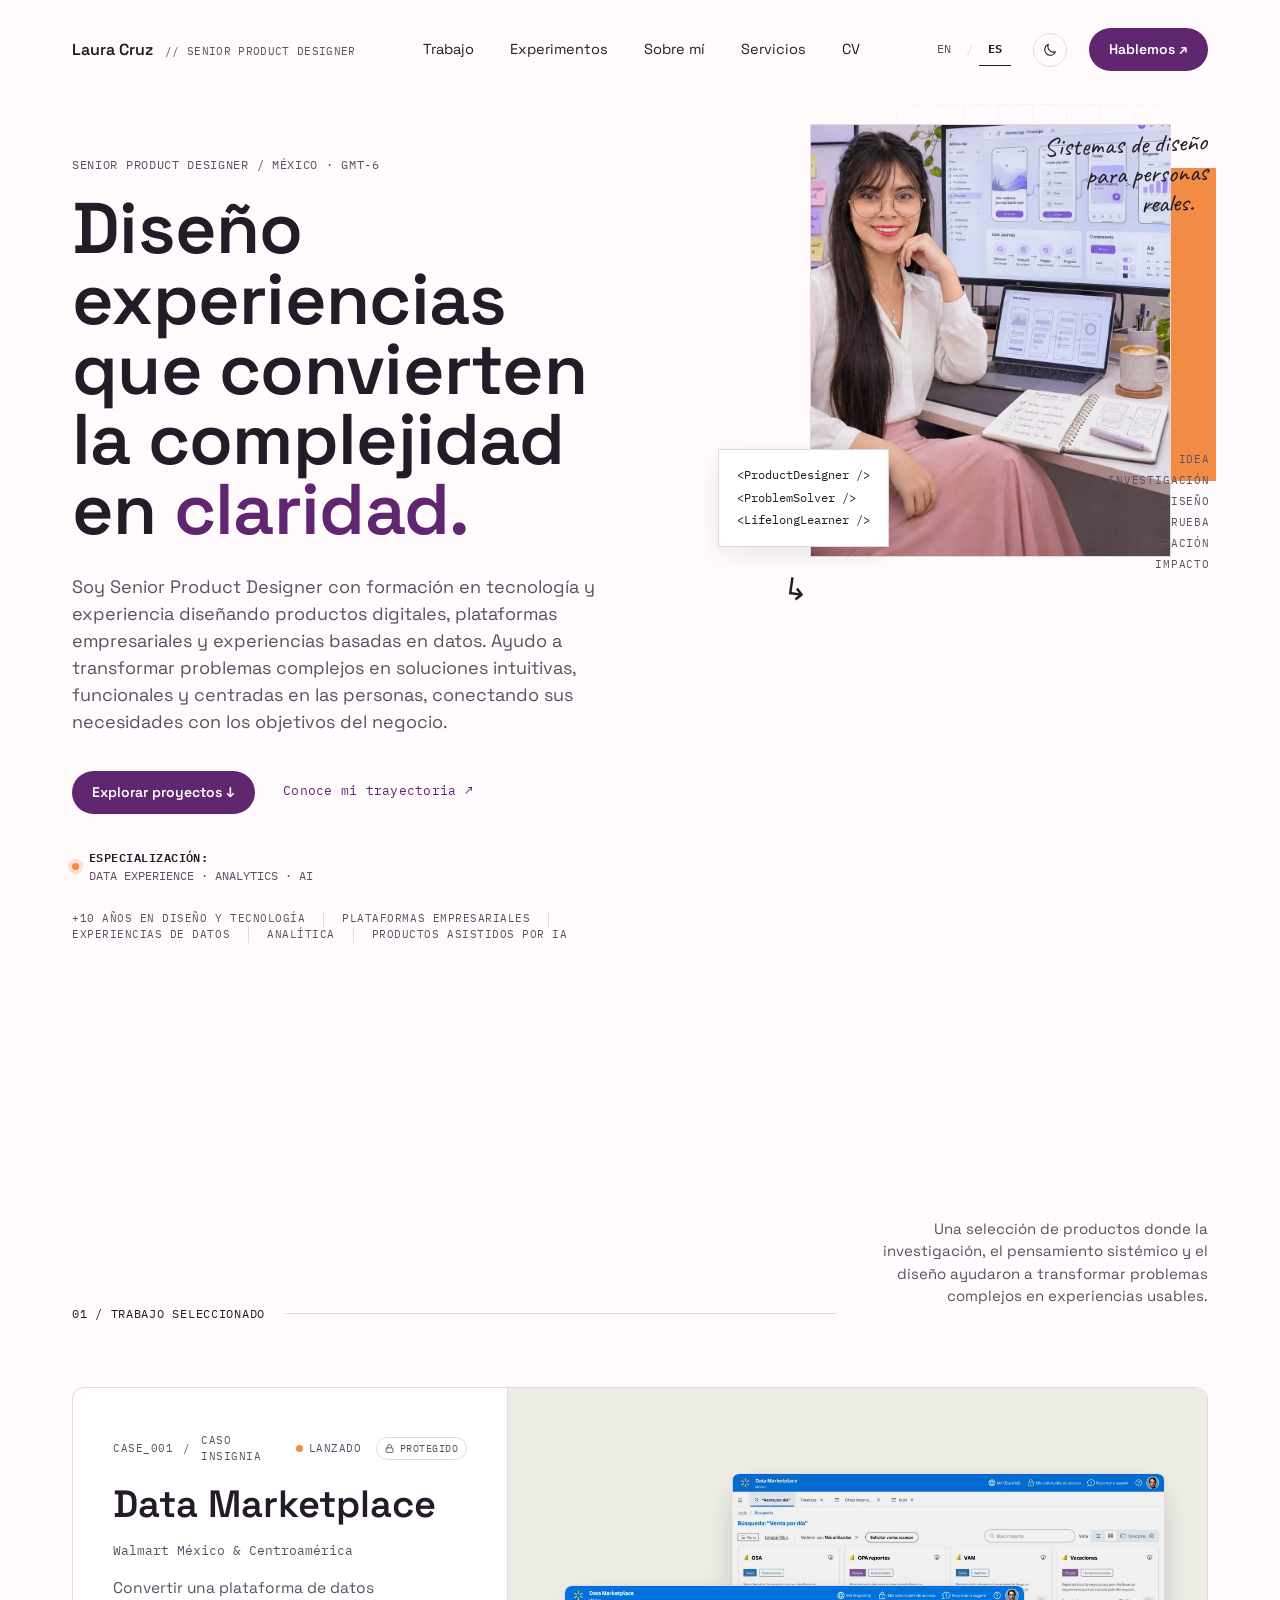
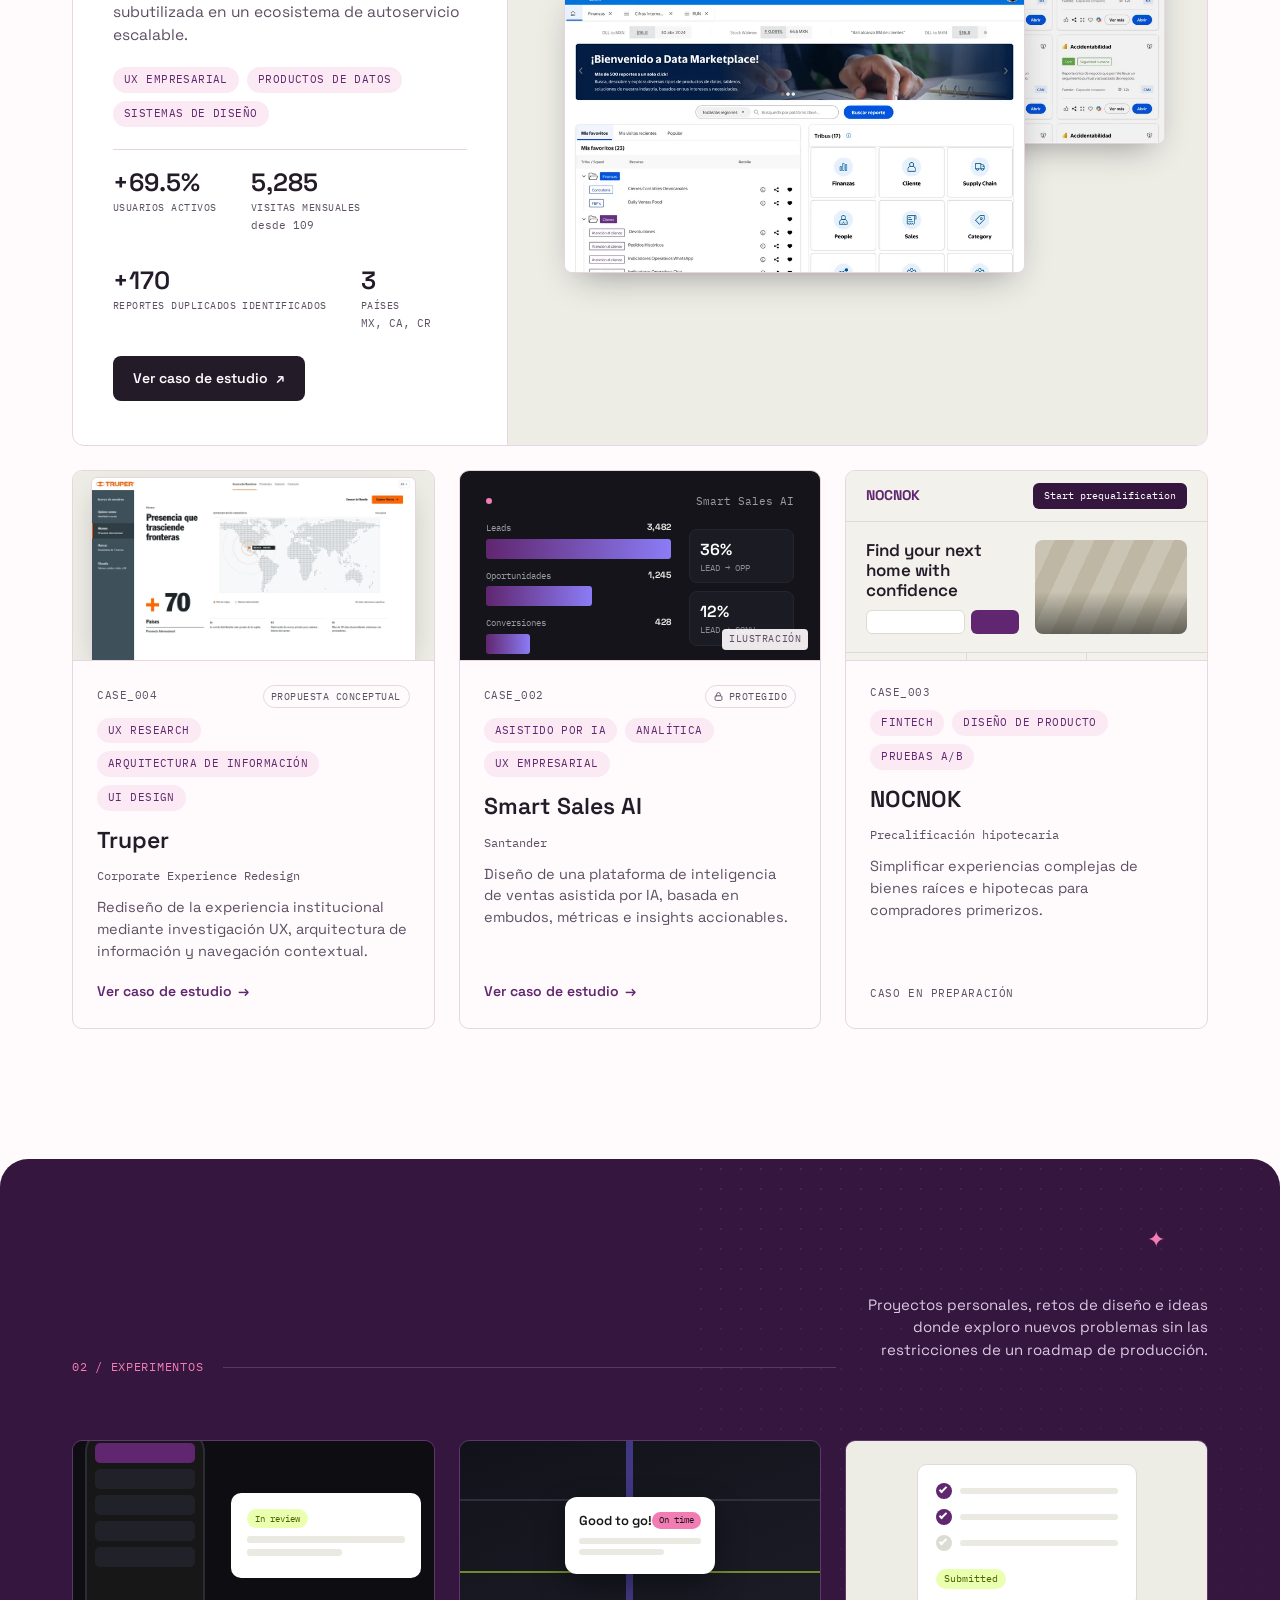
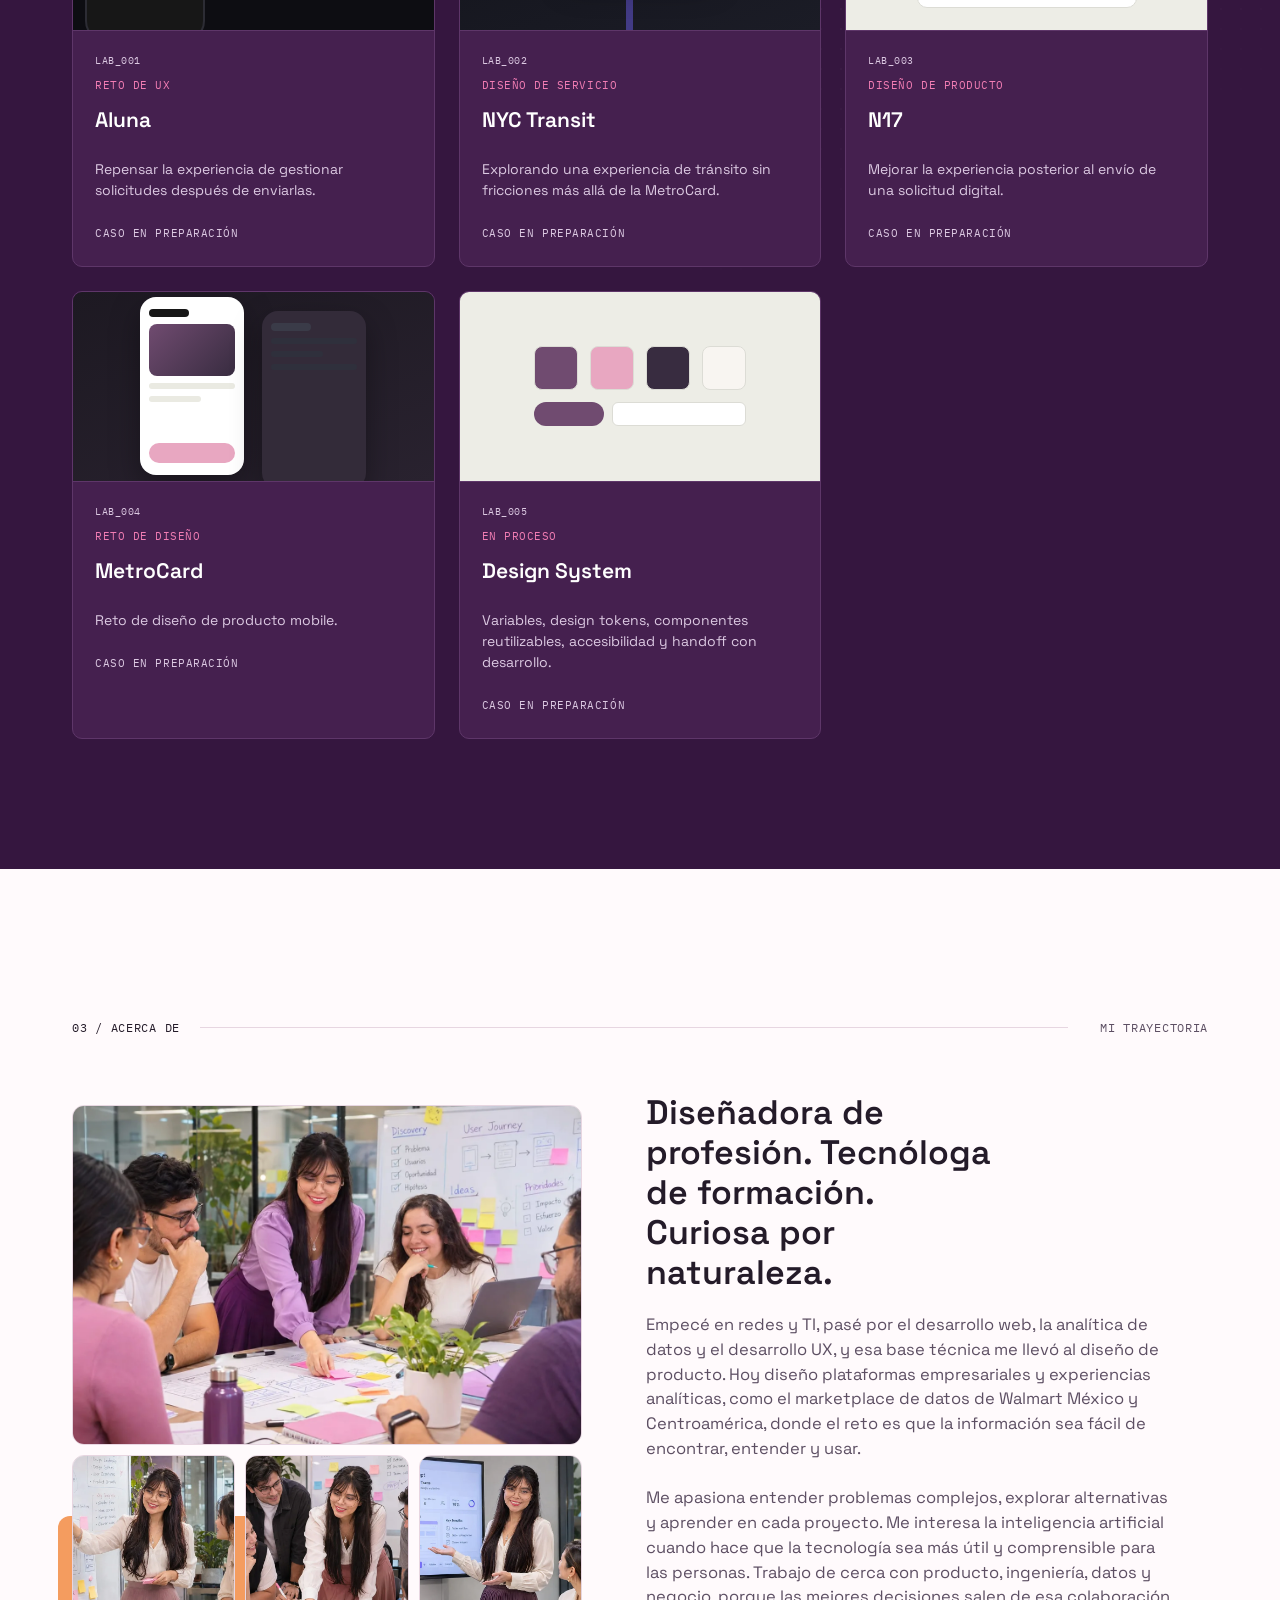
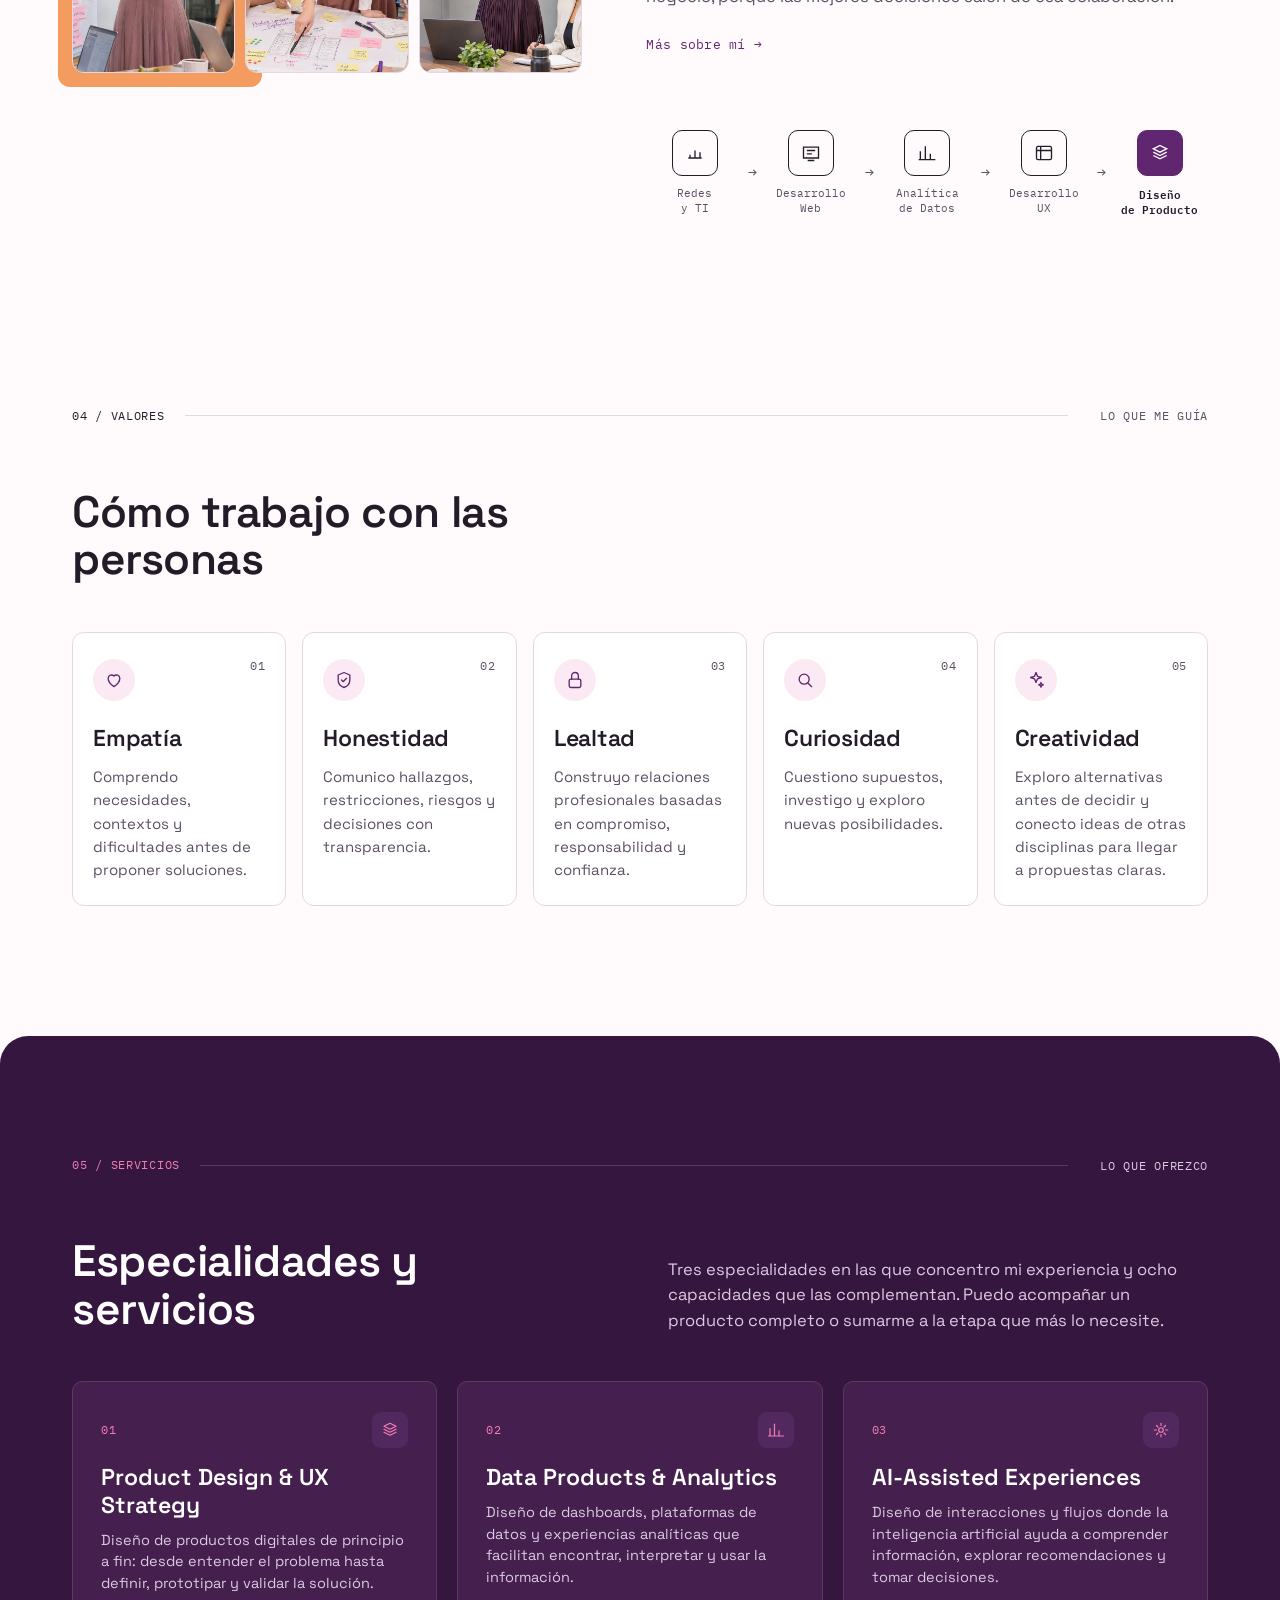
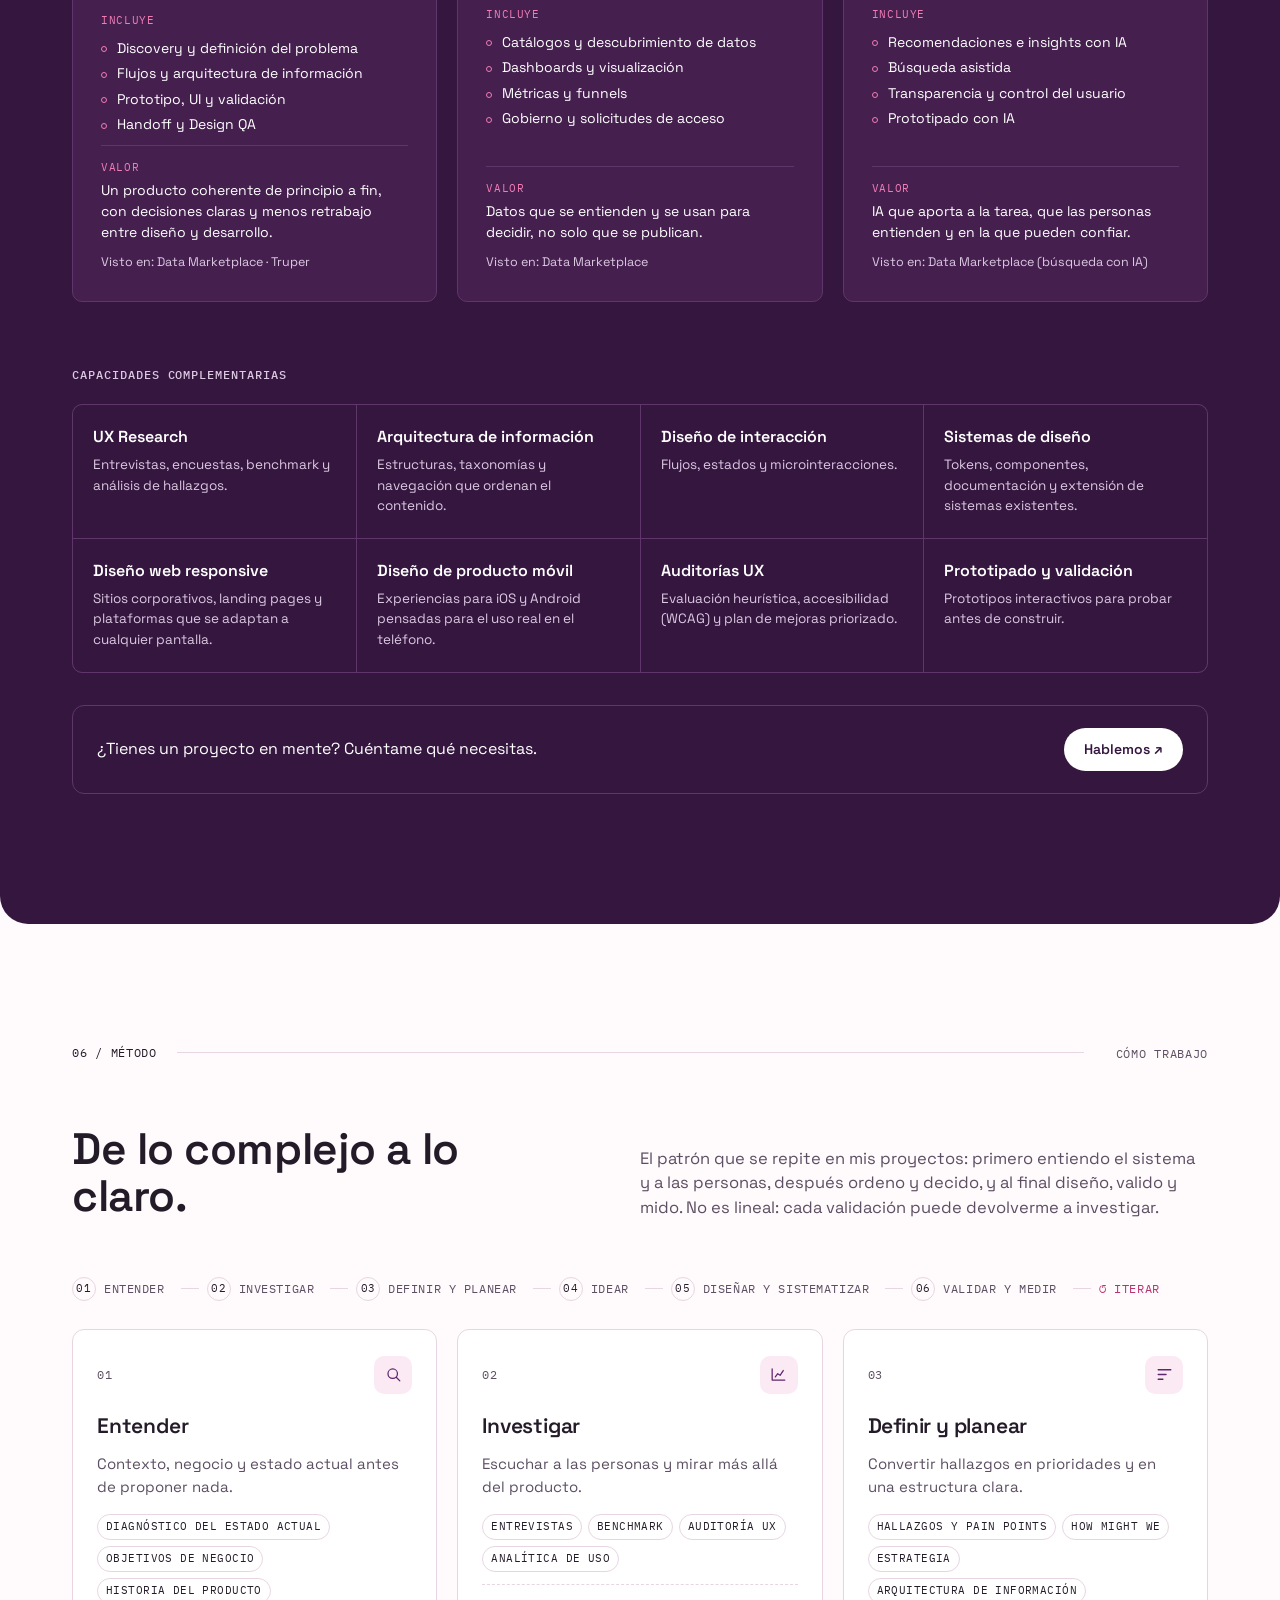
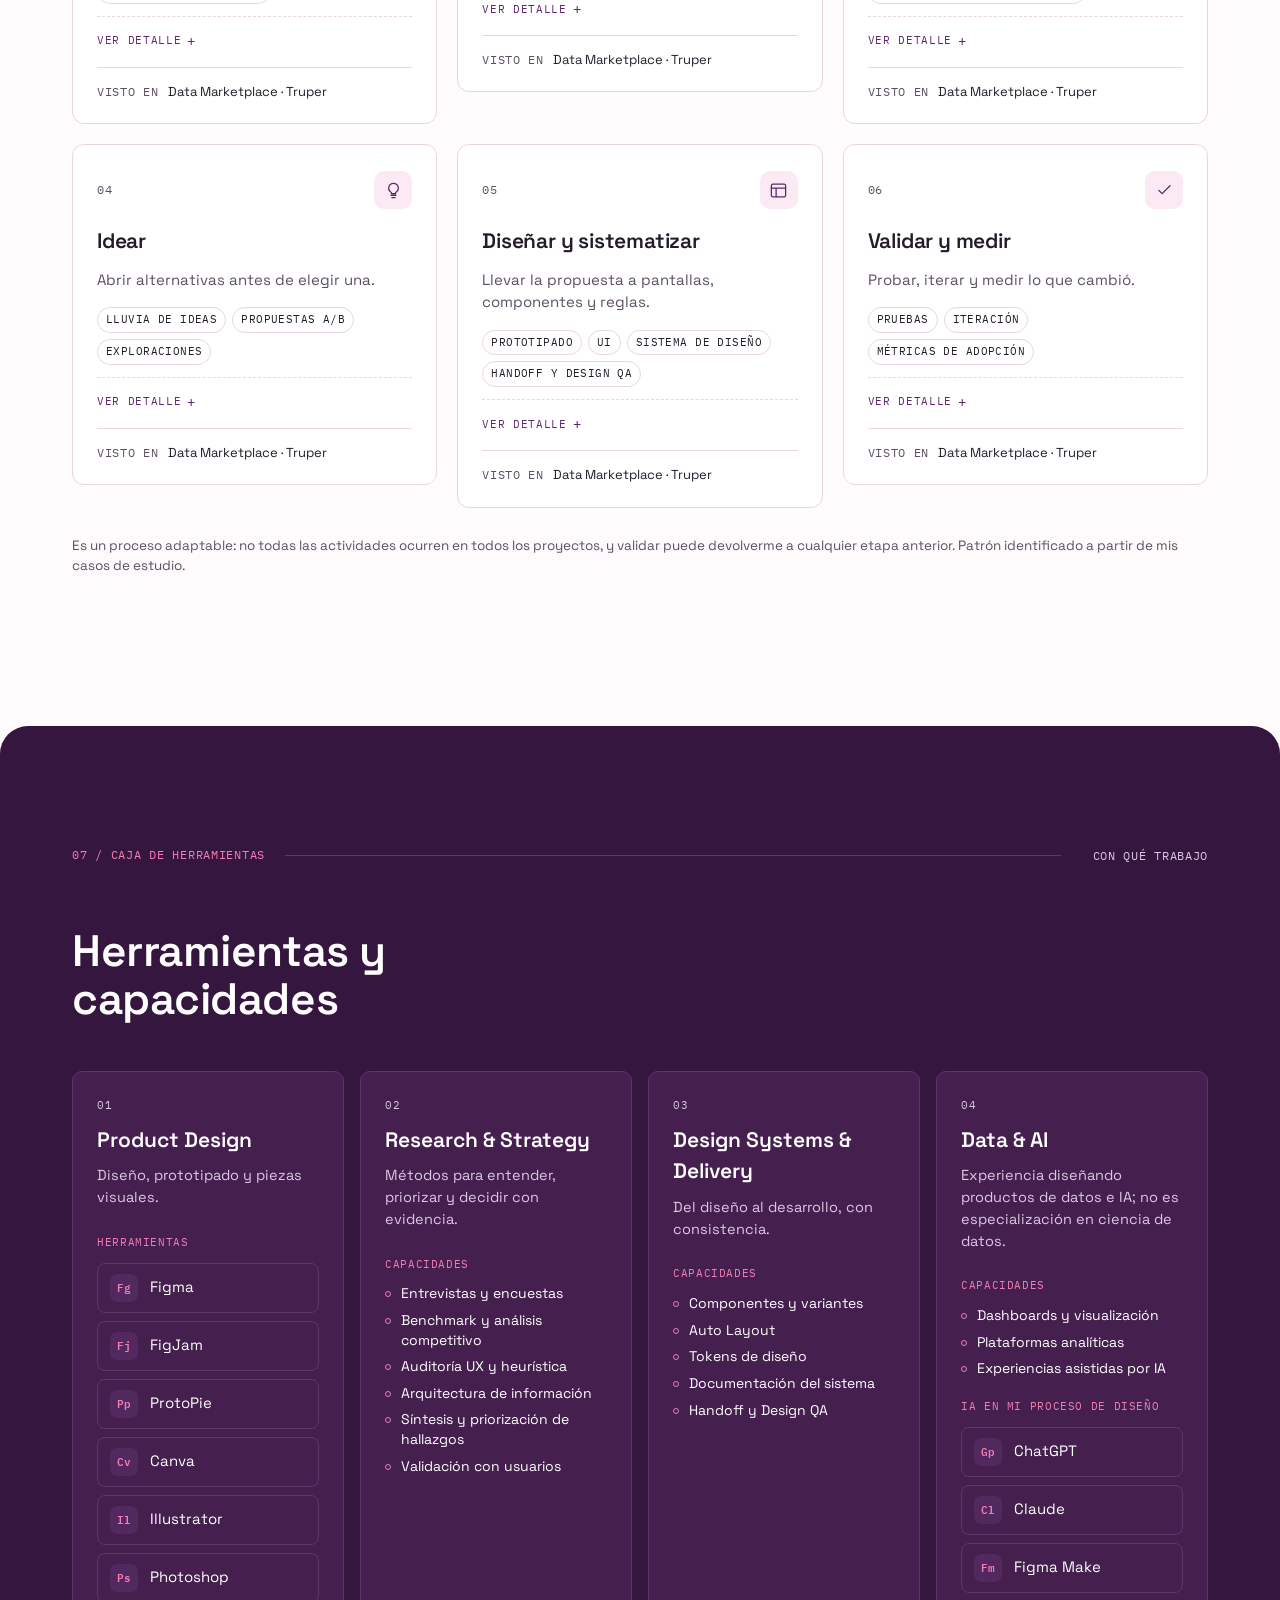
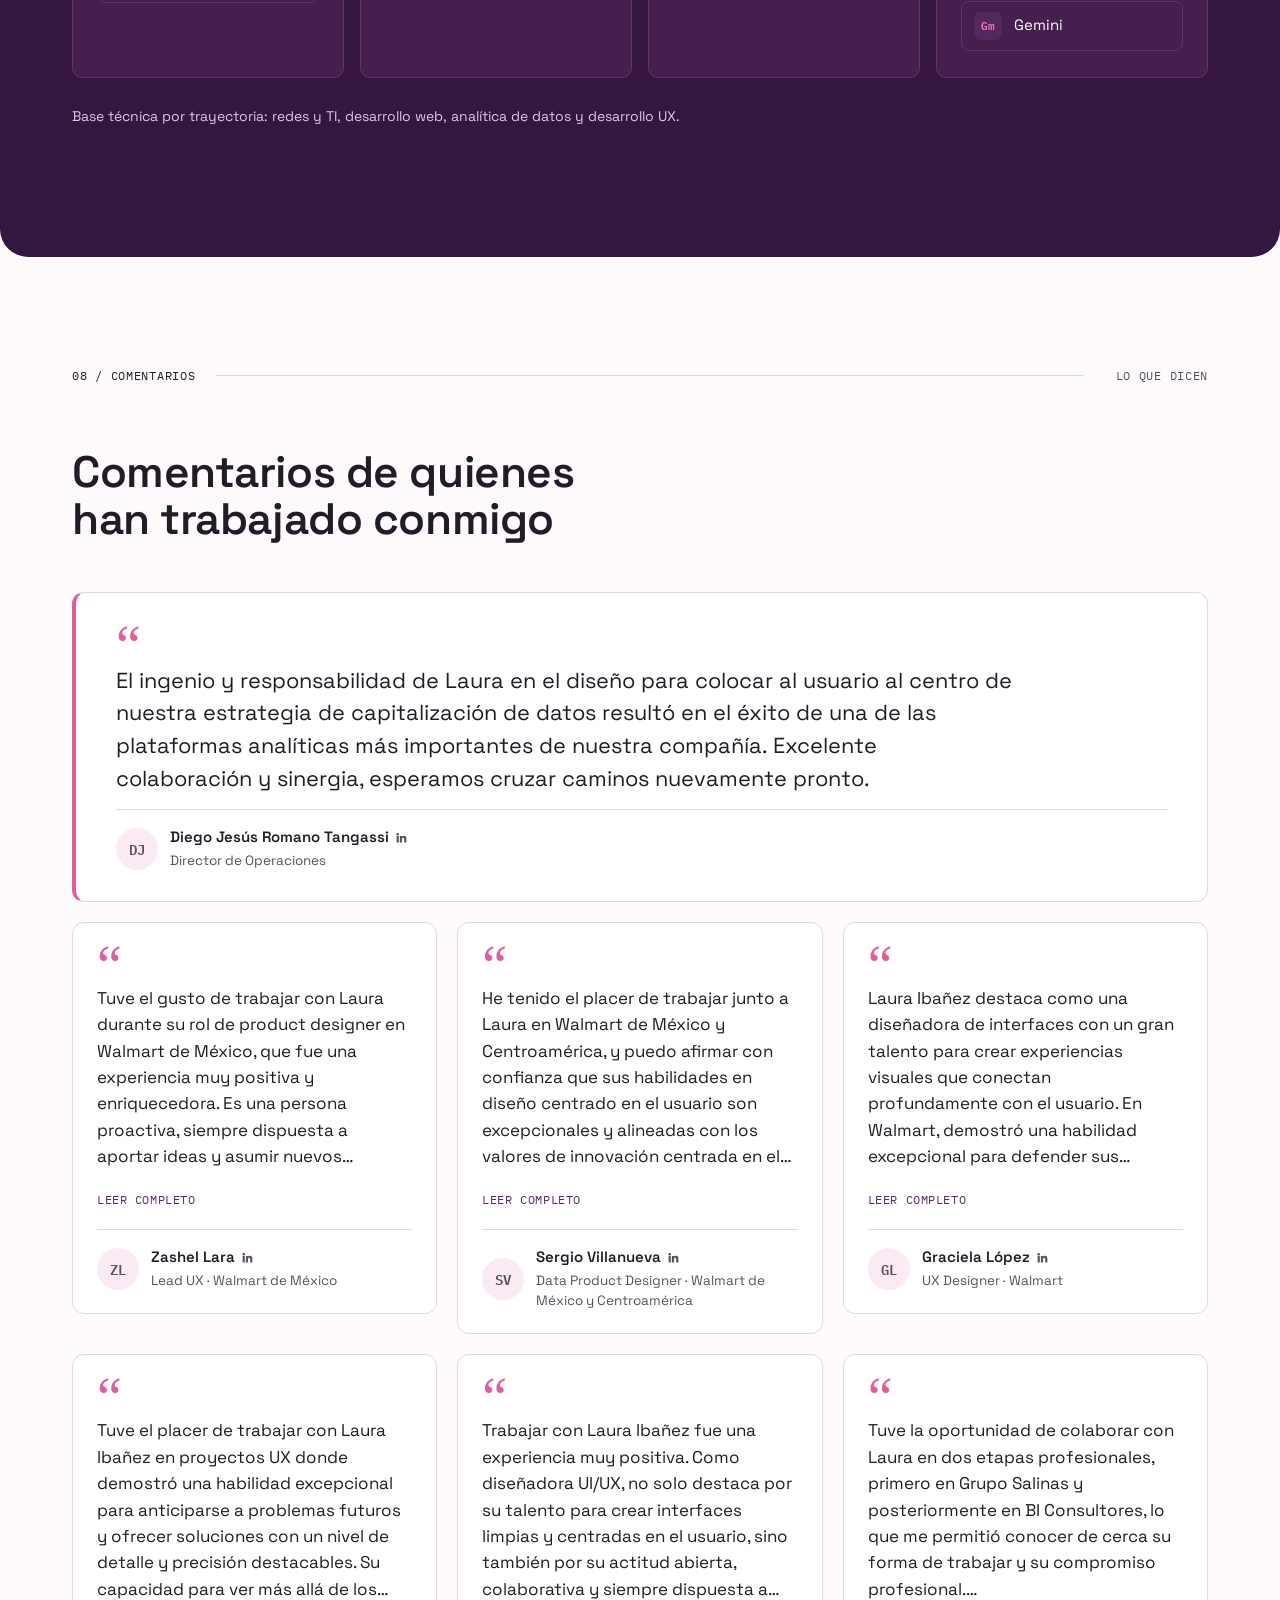
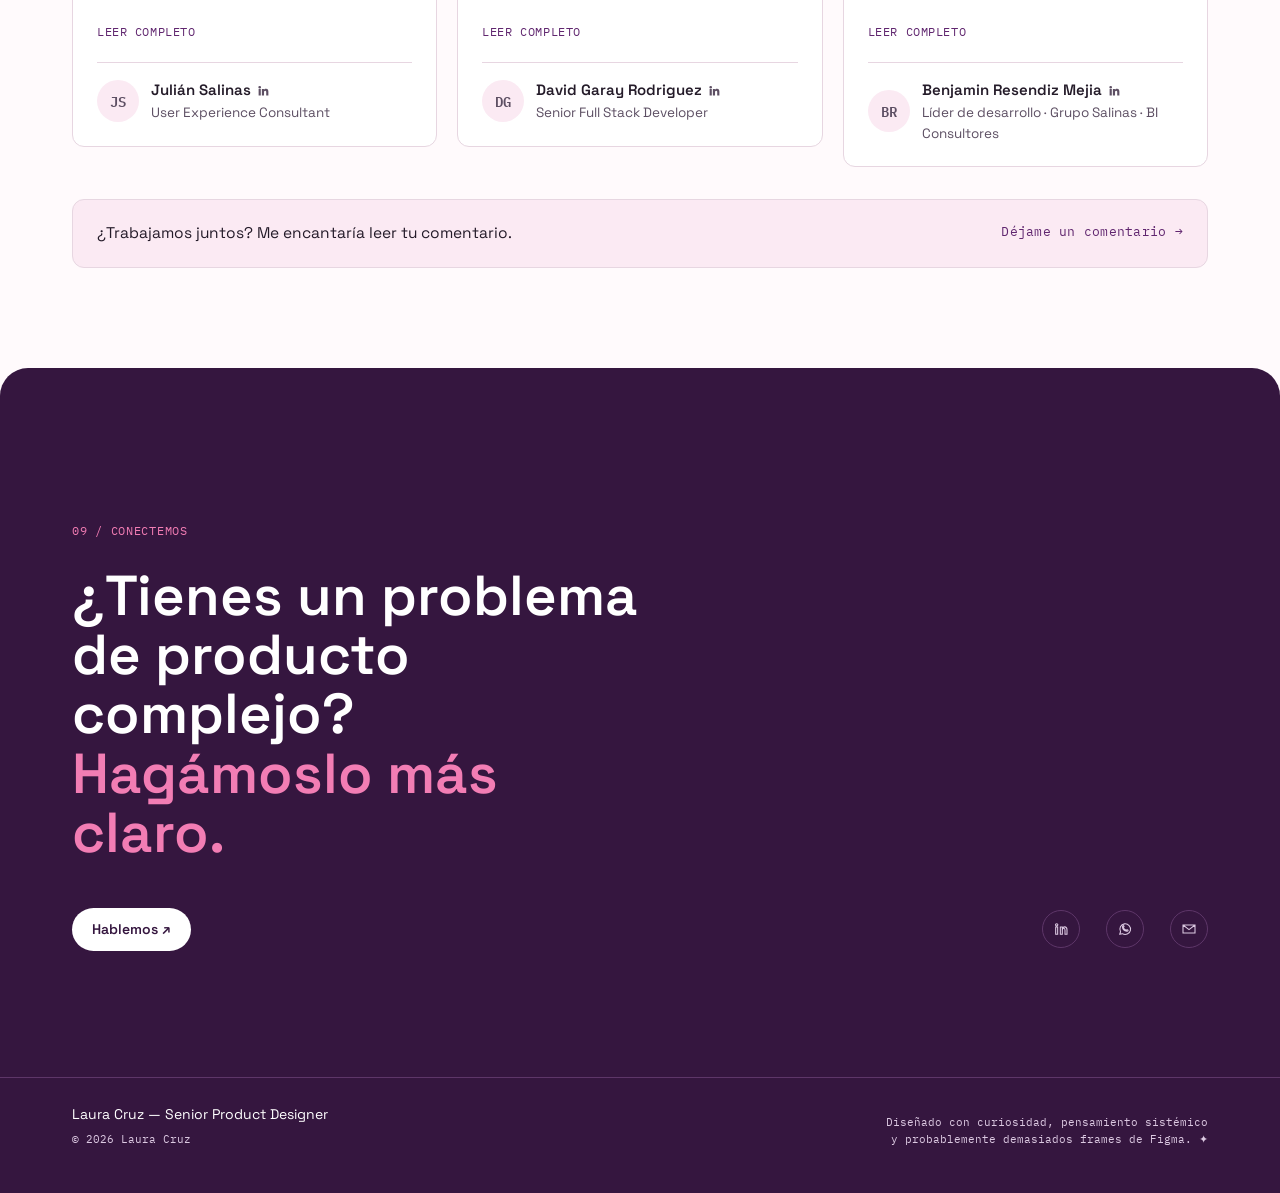
<file: index.html>
<!doctype html>
<html lang="es" data-ui="es" data-mode="light">
<head>
<meta charset="utf-8">
<meta name="viewport" content="width=device-width, initial-scale=1, viewport-fit=cover">
<title>Laura Cruz · Senior Product Designer · Data Experience, Analytics y AI</title>
<meta name="description" content="Laura Cruz, Senior Product Designer especializada en Data Experience, Analytics y productos asistidos por IA. Plataformas empresariales, experiencias de datos y casos de estudio.">
<meta name="robots" content="index, follow">
<meta name="author" content="Laura Cruz">
<meta name="theme-color" content="#FFFAFC" media="(prefers-color-scheme: light)">
<meta name="theme-color" content="#151218" media="(prefers-color-scheme: dark)">
<link rel="icon" href="assets/img/favicon.svg" type="image/svg+xml">
<link rel="apple-touch-icon" href="assets/img/apple-touch-icon.png">
<meta property="og:type" content="website">
<meta property="og:site_name" content="Laura Cruz · Portfolio">
<meta property="og:title" content="Laura Cruz · Senior Product Designer · Data Experience, Analytics y AI">
<meta property="og:description" content="Laura Cruz, Senior Product Designer especializada en Data Experience, Analytics y productos asistidos por IA. Plataformas empresariales, experiencias de datos y casos de estudio.">
<meta property="og:image" content="assets/img/og-image.png">
<meta property="og:image:width" content="1200">
<meta property="og:image:height" content="630">
<meta property="og:image:alt" content="Laura Cruz, Senior Product Designer · Data Experience, Analytics y AI">
<meta property="og:locale" content="es_MX">
<meta property="og:locale:alternate" content="en_US">
<meta name="twitter:card" content="summary_large_image">
<script src="assets/js/boot.js"></script>
<link rel="preconnect" href="https://fonts.googleapis.com">
<link rel="preconnect" href="https://fonts.gstatic.com" crossorigin>
<link rel="stylesheet" href="https://fonts.googleapis.com/css2?family=Space+Grotesk:wght@400;500;600;700&family=IBM+Plex+Mono:wght@400;500;600;700&family=Caveat:wght@500;600&display=swap">
<link rel="stylesheet" href="assets/css/theme.css">
<link rel="stylesheet" href="assets/css/tokens.css">
<link rel="stylesheet" href="assets/css/site-nav.css">
<link rel="stylesheet" href="assets/css/home.css">
<link rel="stylesheet" href="assets/css/home-v3.css">
<link rel="stylesheet" href="assets/css/home-sections.css">
<link rel="stylesheet" href="assets/css/home-services.css">
</head>
<body>
<div class="page g-i18n" id="home" data-title-es="Laura Cruz · Senior Product Designer · Data Experience, Analytics y AI" data-title-en="Laura Cruz · Senior Product Designer · Data Experience, Analytics &amp; AI">
<a class="skip-link" data-i18n="home.skip" href="#work">Saltar al contenido</a>
<!-- COMPONENTE: menú principal del sitio (assets/css/site-nav.css · lógica en core.js) -->
<header class="sn g-i18n">
<div class="sn-row">
<a class="sn-brand" href="#top">Laura Cruz <span class="sn-tag">// SENIOR PRODUCT DESIGNER</span></a>
<nav aria-label="Navegación principal" class="sn-links" data-aria-en="Main navigation" data-aria-es="Navegación principal">
<a href="#work"><span lang="es">Trabajo</span><span lang="en">Work</span></a>
<a href="#experiments"><span lang="es">Experimentos</span><span lang="en">Experiments</span></a>
<a href="#about"><span lang="es">Sobre mí</span><span lang="en">About</span></a>
<a href="#services"><span lang="es">Servicios</span><span lang="en">Services</span></a>
<a data-cv="" href="https://drive.google.com/file/d/1-UAsClaPK90afyYOHK1Wqlof7n6BKKwY/view?usp=sharing" rel="noopener" target="_blank">CV</a>
</nav>
<div class="sn-actions">
<div aria-label="Idioma" class="sn-lang" data-aria-en="Language" data-aria-es="Idioma" role="group"><button aria-pressed="false" class="lang-btn" data-lang="en" type="button">EN</button><span aria-hidden="true" class="lang-sep">/</span><button aria-pressed="false" class="lang-btn" data-lang="es" type="button">ES</button></div>
<button aria-label="Activar modo oscuro" aria-pressed="false" class="theme-btn" data-theme-toggle="" type="button"><svg aria-hidden="true" class="i-moon" fill="none" stroke="currentColor" stroke-linecap="round" stroke-linejoin="round" stroke-width="1.6" viewbox="0 0 24 24"><path d="M20.5 14.5A8.5 8.5 0 0 1 9.5 3.5a8.5 8.5 0 1 0 11 11z"></path></svg><svg aria-hidden="true" class="i-sun" fill="none" stroke="currentColor" stroke-linecap="round" stroke-width="1.6" viewbox="0 0 24 24"><circle cx="12" cy="12" r="4"></circle><path d="M12 2v2M12 20v2M4.9 4.9l1.4 1.4M17.7 17.7l1.4 1.4M2 12h2M20 12h2M4.9 19.1l1.4-1.4M17.7 6.3l1.4-1.4"></path></svg></button>
<a class="sn-cta" href="mailto:uxdevlaura@gmail.com"><span lang="es">Hablemos ↗</span><span lang="en">Let’s talk ↗</span></a>
<button aria-controls="sn-drawer-home" aria-haspopup="dialog" aria-label="Abrir menú" class="sn-burger" data-aria-en="Open menu" data-aria-es="Abrir menú" data-drawer-toggle="" type="button"><span class="bars"><span></span><span></span><span></span></span></button>
</div>
</div>
</header>
<div aria-hidden="true" aria-label="Menú" aria-modal="true" class="sn-drawer g-i18n" data-aria-en="Menu" data-aria-es="Menú" data-open="false" id="sn-drawer-home" role="dialog">
<div class="scrim"></div>
<div class="panel">
<div class="drawer-top"><span>Laura Cruz</span><button aria-label="Cerrar menú" class="drawer-close" data-aria-en="Close menu" data-aria-es="Cerrar menú" data-drawer-close="" type="button">✕</button></div>
<nav aria-label="Navegación principal" class="drawer-nav" data-aria-en="Main navigation" data-aria-es="Navegación principal">
<a href="#work"><span lang="es">Trabajo</span><span lang="en">Work</span></a>
<a href="#experiments"><span lang="es">Experimentos</span><span lang="en">Experiments</span></a>
<a href="#about"><span lang="es">Sobre mí</span><span lang="en">About</span></a>
<a href="#services"><span lang="es">Servicios</span><span lang="en">Services</span></a>
<a data-cv="" href="https://drive.google.com/file/d/1-UAsClaPK90afyYOHK1Wqlof7n6BKKwY/view?usp=sharing" rel="noopener" target="_blank">CV</a>
</nav>
<a class="sn-cta" href="mailto:uxdevlaura@gmail.com"><span lang="es">Hablemos ↗</span><span lang="en">Let’s talk ↗</span></a>
<div class="drawer-foot"><div aria-label="Idioma" class="sn-lang" data-aria-en="Language" data-aria-es="Idioma" role="group"><button aria-pressed="false" class="lang-btn" data-lang="en" type="button">EN</button><span aria-hidden="true" class="lang-sep">/</span><button aria-pressed="false" class="lang-btn" data-lang="es" type="button">ES</button></div><button aria-label="Activar modo oscuro" aria-pressed="false" class="theme-btn" data-theme-toggle="" type="button"><svg aria-hidden="true" class="i-moon" fill="none" stroke="currentColor" stroke-linecap="round" stroke-linejoin="round" stroke-width="1.6" viewbox="0 0 24 24"><path d="M20.5 14.5A8.5 8.5 0 0 1 9.5 3.5a8.5 8.5 0 1 0 11 11z"></path></svg><svg aria-hidden="true" class="i-sun" fill="none" stroke="currentColor" stroke-linecap="round" stroke-width="1.6" viewbox="0 0 24 24"><circle cx="12" cy="12" r="4"></circle><path d="M12 2v2M12 20v2M4.9 4.9l1.4 1.4M17.7 17.7l1.4 1.4M2 12h2M20 12h2M4.9 19.1l1.4-1.4M17.7 6.3l1.4-1.4"></path></svg></button></div>
</div>
</div>
<main id="home-main">
<!-- ============ HERO ============ -->
<section class="hero" id="top">
<div class="wrap hero-grid">
<div class="hero-left">
<div class="label" data-i18n="home.hero.label">SENIOR PRODUCT DESIGNER / MÉXICO · GMT-6</div>
<h1 class="hero-head" data-i18n="home.hero.headline">Diseño experiencias<br/>que convierten<br/>la complejidad<br/>en <span class="accent">claridad.</span></h1>
<p class="hero-copy" data-i18n="home.hero.copy">Soy Senior Product Designer con formación en tecnología y experiencia diseñando productos digitales, plataformas empresariales y experiencias basadas en datos. Ayudo a transformar problemas complejos en soluciones intuitivas, funcionales y centradas en las personas, conectando sus necesidades con los objetivos del negocio.</p>
<div class="hero-ctas">
<a class="btn" data-i18n="home.hero.cta.explore" href="#work">Explorar proyectos ↓</a>
<a class="arrow-link violet" data-i18n="home.hero.cta.about" href="#about">Conoce mi trayectoria ↗</a>
</div>
<div class="hero-exploring">
<span class="dot"></span>
<span class="exploring-text" data-i18n="home.hero.exploring"><b>ESPECIALIZACIÓN:</b><br/>DATA EXPERIENCE · ANALYTICS · AI</span>
</div>
<div class="hero-meta-row">
<span class="hero-meta-item" data-i18n="home.hero.meta1">+10 AÑOS EN DISEÑO Y TECNOLOGÍA</span>
<span class="hero-meta-item" data-i18n="home.hero.meta2">PLATAFORMAS EMPRESARIALES</span>
<span class="hero-meta-item" data-i18n="home.hero.meta3">EXPERIENCIAS DE DATOS</span>
<span class="hero-meta-item" data-i18n="home.hero.meta4">ANALÍTICA</span>
<span class="hero-meta-item" data-i18n="home.hero.meta5">PRODUCTOS ASISTIDOS POR IA</span>
</div>
</div>
<div class="hero-right">
<div class="hero-grid-lines"></div>
<div class="portrait-lime"></div>
<div class="hero-hand" data-i18n="home.hero.hand">Sistemas de diseño<br/>para personas<br/>reales. <span class="ast">*</span></div>
<div class="portrait-frame">
<img alt="Laura Cruz sonriendo en su escritorio, junto a un prototipo de app en el monitor" data-alt-es="Laura Cruz sonriendo en su escritorio, junto a un prototipo de app en el monitor" data-alt-en="Laura Cruz smiling at her desk, next to an app prototype on the monitor" src="assets/img/home/laura-perfil.webp" width="900" height="1080" fetchpriority="high"/>
<div class="duotone"></div>
<div class="grain"></div>
</div>
<div class="portrait-card">
        &lt;ProductDesigner <span>/</span>&gt;<br/>
        &lt;ProblemSolver <span>/</span>&gt;<br/>
        &lt;LifelongLearner <span>/</span>&gt;
      </div>
<div class="hero-arrow">↳</div>
<div class="hero-side-list" data-i18n="home.hero.sidelist">IDEA<br/>INVESTIGACIÓN<br/>DISEÑO<br/>PRUEBA<br/>ITERACIÓN<br/>IMPACTO</div>
</div>
</div>
</section>
<!-- ============ SELECTED WORK ============ -->
<section class="work" id="work">
<div class="wrap">
<div class="section-head">
<div class="section-head-left">
<span class="section-num" data-i18n="home.work.num">01 / TRABAJO SELECCIONADO</span>
<div class="rule"></div>
</div>
<div style="display:flex;flex-direction:column;align-items:flex-end;gap:14px;">
<p class="section-desc" data-i18n="home.work.desc">Una selección de productos donde la investigación, el pensamiento sistémico y el diseño ayudaron a transformar problemas complejos en experiencias usables.</p>
</div>
</div>
<!-- FLAGSHIP -->
<!-- COMPONENT: Global/ProjectLink (flagship variant) -->
<article class="flagship-card reveal" data-brand="walmart">
<div class="flagship-content">
<div class="flagship-meta-row">
<div class="fl"><span>CASE_001</span><span>/</span><span data-i18n="home.flagship.badge">CASO INSIGNIA</span></div>
<div class="flagship-status"><span class="dot"></span><span data-i18n="home.flagship.status">LANZADO</span><span class="lock-chip" data-i18n="home.lock.chip"><svg aria-hidden="true" class="i-lock" fill="none" stroke="currentColor" stroke-linecap="round" stroke-linejoin="round" stroke-width="2" viewbox="0 0 24 24"><rect height="10" rx="2.5" width="15" x="4.5" y="10.5"></rect><path d="M8 10.5V7.5a4 4 0 0 1 8 0v3"></path></svg><span>Protegido</span></span></div>
</div>
<h3 class="flagship-title">Data Marketplace</h3>
<div class="flagship-context">Walmart México &amp; Centroamérica</div>
<p class="flagship-desc" data-i18n="home.flagship.desc">Convertir una plataforma de datos subutilizada en un ecosistema de autoservicio escalable.</p>
<div class="tags"><span class="tag" data-i18n="home.tag.enterpriseux">UX EMPRESARIAL</span><span class="tag" data-i18n="home.tag.dataproducts">PRODUCTOS DE DATOS</span><span class="tag" data-i18n="home.tag.designsystems">SISTEMAS DE DISEÑO</span></div>
<div class="impact-row">
<div class="impact-stat"><div class="n">+69.5%</div><div class="l" data-i18n="home.impact.activeusers">Usuarios activos</div></div>
<div class="impact-stat"><div class="n">5,285</div><div class="l" data-i18n="home.impact.visits">Visitas mensuales</div><div class="s" data-i18n="home.impact.visitsfrom">desde 109</div></div>
<div class="impact-stat"><div class="n">+170</div><div class="l" data-i18n="home.impact.dupreports">Reportes duplicados identificados</div></div>
<div class="impact-stat"><div class="n">3</div><div class="l" data-i18n="home.impact.countries">Países</div><div class="s">MX, CA, CR</div></div>
</div>
<a class="btn-dark flagship-cta" href="casos/data-marketplace/index.html"><span data-i18n="home.cta.viewcasestudy">Ver caso de estudio</span> <span class="arrow">↗</span></a>
</div>
<div class="flagship-visual-wrap">
<div class="case-visual shot-stack">
<div aria-hidden="true" class="scr scr-back"><img alt="" decoding="async" height="624" src="assets/img/home/dmp-cover-back.webp" width="820"/></div>
<div class="scr scr-front"><img alt="Pantalla real de Data Marketplace: resultados de búsqueda en vista tarjeta" data-i18n="home.flagship.alt" data-i18n-attr="alt" decoding="async" height="624" src="assets/img/home/dmp-cover-front.webp" width="820"/></div>
</div>
<div class="flagship-annotation"><span class="arrowup">↖</span><span data-i18n="home.flagship.annotation">Hacer los datos<br/>útiles.</span></div>
</div>
</article>
<!-- SECONDARY -->
<div class="work-secondary">
<article class="case reveal" data-brand="truper">
<div class="case-visual-wrap">
<div class="case-visual shot-truper"><img alt="Prototipo de Truper: sección Alcance con mapamundi y cifras clave" data-i18n="home.case4.alt" data-i18n-attr="alt" decoding="async" src="assets/img/home/truper-card.webp"/></div>
</div>
<div class="case-body">
<div class="case-idrow"><span class="mono case-id">CASE_004</span><span class="concept-chip" data-i18n="home.tag.concept">PROPUESTA CONCEPTUAL</span></div>
<div class="tags"><span class="tag">UX RESEARCH</span><span class="tag" data-i18n="home.tag.ia">ARQUITECTURA DE INFORMACIÓN</span><span class="tag">UI DESIGN</span></div>
<h3 class="case-title">Truper</h3>
<div class="case-context">Corporate Experience Redesign</div>
<p class="case-desc" data-i18n="home.case4.desc">Rediseño de la experiencia institucional mediante investigación UX, arquitectura de información y navegación contextual.</p>
<a class="case-cta" href="casos/truper/index.html"><span data-i18n="home.cta.viewcasestudy">Ver caso de estudio</span> <span class="arrow">→</span></a>
</div>
</article>
<article class="case reveal" data-brand="santander">
<div class="case-visual-wrap"><span class="mock-note" data-i18n="home.mock.note">Ilustración</span>
<div aria-hidden="true" class="mock mock-funnel case-visual">
<div class="fh"><span class="dot2"></span>Smart Sales AI</div>
<div class="mock-funnel-body">
<div class="funnel-shape">
<div class="funnel-step"><div class="fl"><span>Leads</span><b>3,482</b></div><div class="fb" style="width:100%"></div></div>
<div class="funnel-step"><div class="fl"><span>Oportunidades</span><b>1,245</b></div><div class="fb" style="width:57%"></div></div>
<div class="funnel-step"><div class="fl"><span>Conversiones</span><b>428</b></div><div class="fb" style="width:24%"></div></div>
</div>
<div class="funnel-kpis">
<div class="k"><div class="n">36%</div><div class="l">Lead → Opp</div></div>
<div class="k"><div class="n">12%</div><div class="l">Lead → Conv</div></div>
</div>
</div>
</div>
</div>
<div class="case-body">
<div class="case-idrow"><span class="mono case-id">CASE_002</span><span class="lock-chip" data-i18n="home.lock.chip"><svg aria-hidden="true" class="i-lock" fill="none" stroke="currentColor" stroke-linecap="round" stroke-linejoin="round" stroke-width="2" viewbox="0 0 24 24"><rect height="10" rx="2.5" width="15" x="4.5" y="10.5"></rect><path d="M8 10.5V7.5a4 4 0 0 1 8 0v3"></path></svg><span>Protegido</span></span></div>
<div class="tags"><span class="tag" data-i18n="home.tag.aiassisted">ASISTIDO POR IA</span><span class="tag" data-i18n="home.tag.analytics">ANALÍTICA</span><span class="tag" data-i18n="home.tag.enterpriseux">UX EMPRESARIAL</span></div>
<h3 class="case-title">Smart Sales AI</h3>
<div class="case-context">Santander</div>
<p class="case-desc" data-i18n="home.case2.desc">Diseño de una plataforma de inteligencia de ventas asistida por IA, basada en embudos, métricas e insights accionables.</p>
<a class="case-cta" href="casos/smart-sales-ai/index.html"><span data-i18n="home.cta.viewcasestudy">Ver caso de estudio</span> <span class="arrow">→</span></a>
</div>
</article>
<article class="case reveal" data-brand="nocnok">
<div class="case-visual-wrap">
<div aria-hidden="true" class="mock mock-nocnok case-visual">
<div class="topbar"><span class="brand">NOCNOK</span><span class="cta">Start prequalification</span></div>
<div class="hero">
<div class="htxt">
<div class="h1">Find your next home with confidence</div>
<div class="search"><div></div><div class="go"></div></div>
</div>
<div class="houseimg"></div>
</div>
<div class="stats">
<div class="stat"><div class="n">2 min</div><div class="l">Prequalification</div></div>
<div class="stat"><div class="n">No impact</div><div class="l">On your credit score</div></div>
<div class="stat"><div class="n">100%</div><div class="l">Online process</div></div>
</div>
</div>
</div>
<div class="case-body">
<div class="case-idrow"><span class="mono case-id">CASE_003</span></div>
<div class="tags"><span class="tag">FINTECH</span><span class="tag" data-i18n="home.tag.productdesign">DISEÑO DE PRODUCTO</span><span class="tag" data-i18n="home.tag.abtesting">PRUEBAS A/B</span></div>
<h3 class="case-title">NOCNOK</h3>
<div class="case-context" data-i18n="home.case3.context">Precalificación hipotecaria</div>
<p class="case-desc" data-i18n="home.case3.desc">Simplificar experiencias complejas de bienes raíces e hipotecas para compradores primerizos.</p>
<span class="case-soon" data-i18n="home.cta.soon">Caso en preparación</span>
</div>
</article>
</div>
</div>
</section>
<!-- ============ EXPERIMENTS ============ -->
<section class="experiments on-dark" id="experiments">
<div class="lab-grid-pattern"></div>
<span class="lab-star" style="top:64px; right:9%;">✦</span>
<div class="wrap">
<div class="section-head">
<div class="section-head-left">
<span class="section-num label--lime" data-i18n="home.exp.num">02 / EXPERIMENTOS</span>
<div class="rule"></div>
</div>
<div style="display:flex;flex-direction:column;align-items:flex-end;gap:14px;">
<p class="section-desc" data-i18n="home.exp.desc">Proyectos personales, retos de diseño e ideas donde exploro nuevos problemas sin las restricciones de un roadmap de producción.</p>
</div>
</div>
<div class="lab-grid">
<article class="lab-card reveal">
<span class="lab-indicator"></span>
<div class="lab-visual-wrap">
<div class="mock mock-aluna lab-visual">
<div class="aluna-phone"><div class="row on"></div><div class="row"></div><div class="row"></div><div class="row"></div><div class="row"></div></div>
<div class="aluna-card"><span class="badge">In review</span><div class="line"></div><div class="line s"></div></div>
</div>
</div>
<div class="lab-body">
<span class="lab-id">LAB_001</span>
<span class="lab-label" data-i18n="home.lab.uxchallenge">Reto de UX</span>
<h3 class="lab-title">Aluna</h3>
<p class="lab-desc" data-i18n="home.lab1.desc">Repensar la experiencia de gestionar solicitudes después de enviarlas.</p>
<span class="lab-soon" data-i18n="home.cta.soon">Caso en preparación</span>
</div>
</article>
<article class="lab-card reveal">
<span class="lab-indicator"></span>
<div class="lab-visual-wrap">
<div class="mock mock-transit lab-visual">
<div class="transit-map"></div>
<div class="transit-card">
<div class="row2"><span class="tt">Good to go!</span><span class="pill2">On time</span></div>
<div class="line3"></div><div class="line3" style="width:70%"></div>
</div>
</div>
</div>
<div class="lab-body">
<span class="lab-id">LAB_002</span>
<span class="lab-label" data-i18n="home.lab.servicedesign">Diseño de servicio</span>
<h3 class="lab-title">NYC Transit</h3>
<p class="lab-desc" data-i18n="home.lab2.desc">Explorando una experiencia de tránsito sin fricciones más allá de la MetroCard.</p>
<span class="lab-soon" data-i18n="home.cta.soon">Caso en preparación</span>
</div>
</article>
<article class="lab-card reveal">
<span class="lab-indicator"></span>
<div class="lab-visual-wrap">
<div class="mock mock-n17 lab-visual">
<div class="n17-card">
<div class="step"><div class="n17-check"></div><div class="n17-line"></div></div>
<div class="step"><div class="n17-check"></div><div class="n17-line"></div></div>
<div class="step"><div class="n17-check" style="background:#DCDCD5;"></div><div class="n17-line"></div></div>
<span class="n17-status">Submitted</span>
</div>
</div>
</div>
<div class="lab-body">
<span class="lab-id">LAB_003</span>
<span class="lab-label" data-i18n="home.tag.productdesign">DISEÑO DE PRODUCTO</span>
<h3 class="lab-title">N17</h3>
<p class="lab-desc" data-i18n="home.lab3.desc">Mejorar la experiencia posterior al envío de una solicitud digital.</p>
<span class="lab-soon" data-i18n="home.cta.soon">Caso en preparación</span>
</div>
</article>
<article class="lab-card reveal">
<span class="lab-indicator"></span>
<div class="lab-visual-wrap">
<div aria-hidden="true" class="mock mock-metro lab-visual">
<div class="metro-phone"><div class="mp-bar"></div><div class="mp-card"></div><div class="mp-line"></div><div class="mp-line s"></div><div class="mp-btn"></div></div>
<div class="metro-phone back"><div class="mp-bar"></div><div class="mp-line"></div><div class="mp-line s"></div><div class="mp-line"></div></div>
</div>
</div>
<div class="lab-body">
<span class="lab-id">LAB_004</span>
<span class="lab-label" data-i18n="home.lab.challenge">Reto de diseño</span>
<h3 class="lab-title">MetroCard</h3>
<p class="lab-desc" data-i18n="home.lab4.desc">Reto de diseño de producto mobile.</p>
<span class="lab-soon" data-i18n="home.cta.soon">Caso en preparación</span>
</div>
</article>
<article class="lab-card reveal">
<span class="lab-indicator"></span>
<div class="lab-visual-wrap">
<div aria-hidden="true" class="mock mock-ds lab-visual">
<div class="ds-sw" style="--c:#704B70"></div><div class="ds-sw" style="--c:#E8A7C1"></div><div class="ds-sw" style="--c:#382C40"></div><div class="ds-sw" style="--c:#F8F5F1"></div>
<div class="ds-comp"><span class="ds-btn"></span><span class="ds-input"></span></div>
</div>
</div>
<div class="lab-body">
<span class="lab-id">LAB_005</span>
<span class="lab-label" data-i18n="home.lab.inprogress">En proceso</span>
<h3 class="lab-title">Design System</h3>
<p class="lab-desc" data-i18n="home.lab5.desc">Variables, design tokens, componentes reutilizables, accesibilidad y handoff con desarrollo.</p>
<span class="lab-soon" data-i18n="home.cta.soon">Caso en preparación</span>
</div>
</article>
</div>
</div>
</section>
<!-- ============ ABOUT ============ -->
<section class="about" id="about">
<div class="wrap">
<div class="section-head" style="margin-bottom:56px;">
<div class="section-head-left">
<span class="section-num" data-i18n="home.about.num">03 / ACERCA DE</span>
<div class="rule"></div>
</div>
<span class="label" data-i18n="home.about.journeylabel">MI TRAYECTORIA</span>
</div>
<div class="about-grid">
<div class="about-photo about-collage">
        <figure class="ac-tile ac-equipo"><img src="assets/img/about/equipo.webp" width="1200" height="800" loading="lazy" decoding="async" alt="Laura guiando a su equipo en una sesión de discovery, con el user journey y las prioridades en la pizarra" data-alt-es="Laura guiando a su equipo en una sesión de discovery, con el user journey y las prioridades en la pizarra" data-alt-en="Laura guiding her team through a discovery session, with the user journey and priorities on the whiteboard"></figure>
        <figure class="ac-tile ac-taller"><img src="assets/img/about/taller.webp" width="600" height="800" loading="lazy" decoding="async" alt="Laura dirigiendo un taller de diseño de producto frente a la pizarra" data-alt-es="Laura dirigiendo un taller de diseño de producto frente a la pizarra" data-alt-en="Laura leading a product design workshop at the whiteboard"></figure>
        <figure class="ac-tile ac-lluvia-de-ideas"><img src="assets/img/about/lluvia-de-ideas.webp" width="600" height="800" loading="lazy" decoding="async" alt="Laura explorando conceptos de producto con su equipo sobre bocetos y notas" data-alt-es="Laura explorando conceptos de producto con su equipo sobre bocetos y notas" data-alt-en="Laura exploring product concepts with her team over sketches and notes"></figure>
        <figure class="ac-tile ac-presentando"><img src="assets/img/about/presentando.webp" width="600" height="800" loading="lazy" decoding="async" alt="Laura presentando un concepto de producto a su equipo" data-alt-es="Laura presentando un concepto de producto a su equipo" data-alt-en="Laura presenting a product concept to her team"></figure>
        <span class="ac-accent" aria-hidden="true"></span>
      </div>
<div>
<h2 class="about-copy-head" data-i18n="home.about.headline">Diseñadora de profesión. Tecnóloga de formación. Curiosa por naturaleza.</h2>
<p class="about-copy-body" data-i18n="home.about.body">Empecé en redes y TI, pasé por el desarrollo web, la analítica de datos y el desarrollo UX, y esa base técnica me llevó al diseño de producto. Hoy diseño plataformas empresariales y experiencias analíticas, como el marketplace de datos de Walmart México y Centroamérica, donde el reto es que la información sea fácil de encontrar, entender y usar.<br/><br/>Me apasiona entender problemas complejos, explorar alternativas y aprender en cada proyecto. Me interesa la inteligencia artificial cuando hace que la tecnología sea más útil y comprensible para las personas. Trabajo de cerca con producto, ingeniería, datos y negocio, porque las mejores decisiones salen de esa colaboración.</p>
<a class="arrow-link violet" data-i18n="home.about.more" href="https://www.linkedin.com/in/lauraluxi/" rel="noopener" target="_blank">Más sobre mí →</a>
<div class="journey">
<div class="journey-row">
<div class="journey-node">
<div class="node-icon"><svg fill="none" stroke-width="1.6" viewbox="0 0 24 24"><path d="M4 18h16M6 18v-4M12 18V9M18 18v-7"></path></svg></div>
<div class="node-label" data-i18n="home.journey.node1">Redes<br/>y TI</div>
</div>
<div class="journey-arrow">→</div>
<div class="journey-node">
<div class="node-icon"><svg fill="none" stroke-width="1.6" viewbox="0 0 24 24"><path d="M3 5h18v13H3z"></path><path d="M8 21h8M7 9h10M7 13h6"></path></svg></div>
<div class="node-label" data-i18n="home.journey.node2">Desarrollo<br/>Web</div>
</div>
<div class="journey-arrow">→</div>
<div class="journey-node">
<div class="node-icon"><svg fill="none" stroke-width="1.6" viewbox="0 0 24 24"><path d="M4 20V10M10 20V4M16 20v-7M22 20H2"></path></svg></div>
<div class="node-label" data-i18n="home.journey.node3">Analítica<br/>de Datos</div>
</div>
<div class="journey-arrow">→</div>
<div class="journey-node">
<div class="node-icon"><svg fill="none" stroke-width="1.6" viewbox="0 0 24 24"><rect height="16" rx="2" width="18" x="3" y="4"></rect><path d="M3 9h18M8 4v16"></path></svg></div>
<div class="node-label" data-i18n="home.journey.node4">Desarrollo<br/>UX</div>
</div>
<div class="journey-arrow">→</div>
<div class="journey-node final">
<div class="node-icon"><svg fill="none" stroke-width="1.6" viewbox="0 0 24 24"><path d="M12 3l8 4-8 4-8-4 8-4zM4 11l8 4 8-4M4 15l8 4 8-4"></path></svg></div>
<div class="node-label" data-i18n="home.journey.node5">Diseño<br/>de Producto</div>
</div>
</div>
</div>
</div>
</div>
</div>
</section>
<!-- ============ VALORES ============ -->
<section class="values g-i18n" id="values">
<div class="wrap">
<div class="section-head">
<div class="section-head-left"><span class="section-num"><span lang="es">04 / VALORES</span><span lang="en">04 / VALUES</span></span><div class="rule"></div></div>
<span class="label"><span lang="es">LO QUE ME GUÍA</span><span lang="en">WHAT GUIDES ME</span></span>
</div>
<h2 class="v-head"><span lang="es">Cómo trabajo con las personas</span><span lang="en">How I work with people</span></h2>
<ul class="v-grid">
<li class="v-card reveal"><span class="v-ico"><svg aria-hidden="true" fill="none" stroke="currentColor" stroke-linecap="round" stroke-linejoin="round" stroke-width="1.6" viewbox="0 0 24 24"><path d="M12 20s-7-4.4-7-10a4 4 0 0 1 7-2.6A4 4 0 0 1 19 10c0 5.6-7 10-7 10z"></path></svg></span><span class="v-n">01</span>
<h3 class="v-name"><span lang="es">Empatía</span><span lang="en">Empathy</span></h3><p class="v-text"><span lang="es">Comprendo necesidades, contextos y dificultades antes de proponer soluciones.</span><span lang="en">I understand needs, contexts and difficulties before proposing solutions.</span></p></li>
<li class="v-card reveal"><span class="v-ico"><svg aria-hidden="true" fill="none" stroke="currentColor" stroke-linecap="round" stroke-linejoin="round" stroke-width="1.6" viewbox="0 0 24 24"><path d="M12 3l7 3v6c0 4.4-3 7.7-7 9-4-1.3-7-4.6-7-9V6l7-3z"></path><path d="M9 12l2 2 4-4"></path></svg></span><span class="v-n">02</span>
<h3 class="v-name"><span lang="es">Honestidad</span><span lang="en">Honesty</span></h3><p class="v-text"><span lang="es">Comunico hallazgos, restricciones, riesgos y decisiones con transparencia.</span><span lang="en">I communicate findings, constraints, risks and decisions transparently.</span></p></li>
<li class="v-card reveal"><span class="v-ico"><svg aria-hidden="true" fill="none" stroke="currentColor" stroke-linecap="round" stroke-linejoin="round" stroke-width="1.6" viewbox="0 0 24 24"><path d="M8 11V7a4 4 0 0 1 8 0v4"></path><rect height="10" rx="2" width="14" x="5" y="11"></rect></svg></span><span class="v-n">03</span>
<h3 class="v-name"><span lang="es">Lealtad</span><span lang="en">Loyalty</span></h3><p class="v-text"><span lang="es">Construyo relaciones profesionales basadas en compromiso, responsabilidad y confianza.</span><span lang="en">I build working relationships based on commitment, responsibility and trust.</span></p></li>
<li class="v-card reveal"><span class="v-ico"><svg aria-hidden="true" fill="none" stroke="currentColor" stroke-linecap="round" stroke-linejoin="round" stroke-width="1.6" viewbox="0 0 24 24"><circle cx="11" cy="11" r="6"></circle><path d="M20 20l-4.5-4.5"></path></svg></span><span class="v-n">04</span>
<h3 class="v-name"><span lang="es">Curiosidad</span><span lang="en">Curiosity</span></h3><p class="v-text"><span lang="es">Cuestiono supuestos, investigo y exploro nuevas posibilidades.</span><span lang="en">I question assumptions, research and explore new possibilities.</span></p></li>
<li class="v-card reveal"><span class="v-ico"><svg aria-hidden="true" fill="none" stroke="currentColor" stroke-linecap="round" stroke-linejoin="round" stroke-width="1.6" viewbox="0 0 24 24"><path d="M12 3l1.8 4.6L18.5 9l-4.7 1.6L12 15l-1.8-4.4L5.5 9l4.7-1.4z"></path><path d="M18 15l.8 2 2 .8-2 .8-.8 2-.8-2-2-.8 2-.8z"></path></svg></span><span class="v-n">05</span>
<h3 class="v-name"><span lang="es">Creatividad</span><span lang="en">Creativity</span></h3><p class="v-text"><span lang="es">Exploro alternativas antes de decidir y conecto ideas de otras disciplinas para llegar a propuestas claras.</span><span lang="en">I explore alternatives before deciding and connect ideas from other disciplines to reach clear proposals.</span></p></li>
</ul>
</div>
</section>
<!-- ============ SERVICIOS ============ -->
<section class="services on-dark g-i18n" id="services">
<div class="wrap">
<div class="section-head">
<div class="section-head-left"><span class="section-num label--lime"><span lang="es">05 / SERVICIOS</span><span lang="en">05 / SERVICES</span></span><div class="rule"></div></div>
<span class="label label--onDark"><span lang="es">LO QUE OFREZCO</span><span lang="en">WHAT I OFFER</span></span>
</div>
<div class="s-intro">
<h2 class="s-head"><span lang="es">Especialidades y servicios</span><span lang="en">Specialties and services</span></h2>
<p class="s-lead"><span lang="es">Tres especialidades en las que concentro mi experiencia y ocho capacidades que las complementan. Puedo acompañar un producto completo o sumarme a la etapa que más lo necesite.</span><span lang="en">Three specialties where my experience is concentrated, and eight capabilities that complement them. I can support a whole product or join at the stage that needs it most.</span></p>
</div>
<div class="s-grid s-grid--primary">
<article class="s-card s-primary reveal">
<div class="s-top"><span class="s-id">01</span><span class="s-ico"><svg aria-hidden="true" fill="none" stroke="currentColor" stroke-linecap="round" stroke-linejoin="round" stroke-width="1.6" viewbox="0 0 24 24"><path d="M12 3l8 4-8 4-8-4 8-4zM4 11l8 4 8-4M4 15l8 4 8-4"></path></svg></span></div>
<h3 class="s-name">Product Design &amp; UX Strategy</h3>
<p class="s-desc"><span lang="es">Diseño de productos digitales de principio a fin: desde entender el problema hasta definir, prototipar y validar la solución.</span><span lang="en">End-to-end digital product design: from understanding the problem to defining, prototyping and validating the solution.</span></p>
<p class="s-k"><span lang="es">Incluye</span><span lang="en">Includes</span></p>
<ul class="s-list"><li><span lang="es">Discovery y definición del problema</span><span lang="en">Discovery and problem definition</span></li><li><span lang="es">Flujos y arquitectura de información</span><span lang="en">Flows and information architecture</span></li><li><span lang="es">Prototipo, UI y validación</span><span lang="en">Prototype, UI and validation</span></li><li><span lang="es">Handoff y Design QA</span><span lang="en">Handoff and design QA</span></li></ul>
<p class="s-value"><span class="s-k"><span lang="es">Valor</span><span lang="en">Value</span></span><span lang="es">Un producto coherente de principio a fin, con decisiones claras y menos retrabajo entre diseño y desarrollo.</span><span lang="en">A coherent product from start to finish, with clear decisions and less rework between design and development.</span></p>
<p class="s-seen"><span lang="es">Visto en</span><span lang="en">Seen in</span>: <span lang="es">Data Marketplace · Truper</span><span lang="en">Data Marketplace · Truper</span></p>
</article>
<article class="s-card s-primary reveal">
<div class="s-top"><span class="s-id">02</span><span class="s-ico"><svg aria-hidden="true" fill="none" stroke="currentColor" stroke-linecap="round" stroke-linejoin="round" stroke-width="1.6" viewbox="0 0 24 24"><path d="M4 20V10M10 20V4M16 20v-7M22 20H2"></path></svg></span></div>
<h3 class="s-name">Data Products &amp; Analytics</h3>
<p class="s-desc"><span lang="es">Diseño de dashboards, plataformas de datos y experiencias analíticas que facilitan encontrar, interpretar y usar la información.</span><span lang="en">Design of dashboards, data platforms and analytics experiences that make information easier to find, interpret and use.</span></p>
<p class="s-k"><span lang="es">Incluye</span><span lang="en">Includes</span></p>
<ul class="s-list"><li><span lang="es">Catálogos y descubrimiento de datos</span><span lang="en">Data catalogs and discovery</span></li><li><span lang="es">Dashboards y visualización</span><span lang="en">Dashboards and visualization</span></li><li><span lang="es">Métricas y funnels</span><span lang="en">Metrics and funnels</span></li><li><span lang="es">Gobierno y solicitudes de acceso</span><span lang="en">Governance and access requests</span></li></ul>
<p class="s-value"><span class="s-k"><span lang="es">Valor</span><span lang="en">Value</span></span><span lang="es">Datos que se entienden y se usan para decidir, no solo que se publican.</span><span lang="en">Data that is understood and used to decide, not just published.</span></p>
<p class="s-seen"><span lang="es">Visto en</span><span lang="en">Seen in</span>: <span lang="es">Data Marketplace</span><span lang="en">Data Marketplace</span></p>
</article>
<article class="s-card s-primary reveal">
<div class="s-top"><span class="s-id">03</span><span class="s-ico"><svg aria-hidden="true" fill="none" stroke="currentColor" stroke-linecap="round" stroke-linejoin="round" stroke-width="1.6" viewbox="0 0 24 24"><path d="M12 3v3M12 18v3M3 12h3M18 12h3M6 6l2 2M16 16l2 2M6 18l2-2M16 8l2-2"></path><circle cx="12" cy="12" r="3"></circle></svg></span></div>
<h3 class="s-name">AI-Assisted Experiences</h3>
<p class="s-desc"><span lang="es">Diseño de interacciones y flujos donde la inteligencia artificial ayuda a comprender información, explorar recomendaciones y tomar decisiones.</span><span lang="en">Design of interactions and flows where AI helps people understand information, explore recommendations and make decisions.</span></p>
<p class="s-k"><span lang="es">Incluye</span><span lang="en">Includes</span></p>
<ul class="s-list"><li><span lang="es">Recomendaciones e insights con IA</span><span lang="en">AI recommendations and insights</span></li><li><span lang="es">Búsqueda asistida</span><span lang="en">Assisted search</span></li><li><span lang="es">Transparencia y control del usuario</span><span lang="en">User transparency and control</span></li><li><span lang="es">Prototipado con IA</span><span lang="en">AI-assisted prototyping</span></li></ul>
<p class="s-value"><span class="s-k"><span lang="es">Valor</span><span lang="en">Value</span></span><span lang="es">IA que aporta a la tarea, que las personas entienden y en la que pueden confiar.</span><span lang="en">AI that helps with the task, that people understand and can trust.</span></p>
<p class="s-seen"><span lang="es">Visto en</span><span lang="en">Seen in</span>: <span lang="es">Data Marketplace (búsqueda con IA)</span><span lang="en">Data Marketplace (AI search)</span></p>
</article>
</div>
<h3 class="c-head"><span lang="es">Capacidades complementarias</span><span lang="en">Complementary capabilities</span></h3>
<ul class="c-grid"><li class="c-item reveal"><h4 class="c-name"><span lang="es">UX Research</span><span lang="en">UX Research</span></h4><p class="c-desc"><span lang="es">Entrevistas, encuestas, benchmark y análisis de hallazgos.</span><span lang="en">Interviews, surveys, benchmarking and findings analysis.</span></p></li><li class="c-item reveal"><h4 class="c-name"><span lang="es">Arquitectura de información</span><span lang="en">Information Architecture</span></h4><p class="c-desc"><span lang="es">Estructuras, taxonomías y navegación que ordenan el contenido.</span><span lang="en">Structures, taxonomies and navigation that organize content.</span></p></li><li class="c-item reveal"><h4 class="c-name"><span lang="es">Diseño de interacción</span><span lang="en">Interaction Design</span></h4><p class="c-desc"><span lang="es">Flujos, estados y microinteracciones.</span><span lang="en">Flows, states and micro-interactions.</span></p></li><li class="c-item reveal"><h4 class="c-name"><span lang="es">Sistemas de diseño</span><span lang="en">Design Systems</span></h4><p class="c-desc"><span lang="es">Tokens, componentes, documentación y extensión de sistemas existentes.</span><span lang="en">Tokens, components, documentation and extending existing systems.</span></p></li><li class="c-item reveal"><h4 class="c-name"><span lang="es">Diseño web responsive</span><span lang="en">Responsive Web Design</span></h4><p class="c-desc"><span lang="es">Sitios corporativos, landing pages y plataformas que se adaptan a cualquier pantalla.</span><span lang="en">Corporate sites, landing pages and platforms that adapt to any screen.</span></p></li><li class="c-item reveal"><h4 class="c-name"><span lang="es">Diseño de producto móvil</span><span lang="en">Mobile Product Design</span></h4><p class="c-desc"><span lang="es">Experiencias para iOS y Android pensadas para el uso real en el teléfono.</span><span lang="en">iOS and Android experiences designed for real phone use.</span></p></li><li class="c-item reveal"><h4 class="c-name"><span lang="es">Auditorías UX</span><span lang="en">UX Audits</span></h4><p class="c-desc"><span lang="es">Evaluación heurística, accesibilidad (WCAG) y plan de mejoras priorizado.</span><span lang="en">Heuristic evaluation, accessibility (WCAG) and a prioritized improvement plan.</span></p></li><li class="c-item reveal"><h4 class="c-name"><span lang="es">Prototipado y validación</span><span lang="en">Prototyping &amp; Validation</span></h4><p class="c-desc"><span lang="es">Prototipos interactivos para probar antes de construir.</span><span lang="en">Interactive prototypes to test before building.</span></p></li></ul>
<div class="s-cta"><p><span lang="es">¿Tienes un proyecto en mente? Cuéntame qué necesitas.</span><span lang="en">Have a project in mind? Tell me what you need.</span></p><a class="btn" href="mailto:uxdevlaura@gmail.com?subject=Proyecto%20de%20dise%C3%B1o"><span lang="es">Hablemos ↗</span><span lang="en">Let’s talk ↗</span></a></div>
</div>
</section>
<!-- ============ MÉTODO ============ -->
<section class="method g-i18n" id="method">
<div class="wrap">
<div class="section-head">
<div class="section-head-left"><span class="section-num"><span lang="es">06 / MÉTODO</span><span lang="en">06 / METHOD</span></span><div class="rule"></div></div>
<span class="label"><span lang="es">CÓMO TRABAJO</span><span lang="en">HOW I WORK</span></span>
</div>
<div class="m-intro">
<h2 class="m-head"><span lang="es">De lo complejo a lo claro.</span><span lang="en">From complex to clear.</span></h2>
<p class="m-body"><span lang="es">El patrón que se repite en mis proyectos: primero entiendo el sistema y a las personas, después ordeno y decido, y al final diseño, valido y mido. No es lineal: cada validación puede devolverme a investigar.</span><span lang="en">The pattern that repeats across my projects: first I understand the system and the people, then I organize and decide, and finally I design, validate and measure. It isn’t linear: every validation can send me back to research.</span></p>
</div>
<ol aria-hidden="true" class="m-track"><li><span>01</span><span lang="es">Entender</span><span lang="en">Understand</span></li><li><span>02</span><span lang="es">Investigar</span><span lang="en">Research</span></li><li><span>03</span><span lang="es">Definir y planear</span><span lang="en">Define &amp; plan</span></li><li><span>04</span><span lang="es">Idear</span><span lang="en">Ideate</span></li><li><span>05</span><span lang="es">Diseñar y sistematizar</span><span lang="en">Design &amp; systematize</span></li><li><span>06</span><span lang="es">Validar y medir</span><span lang="en">Validate &amp; measure</span></li><li class="m-loop">↺ <span lang="es">iterar</span><span lang="en">iterate</span></li></ol>
<ol class="m-grid">
<li class="m-step reveal">
<div class="m-top"><span class="m-n">01</span><span class="m-ico"><svg aria-hidden="true" fill="none" stroke="currentColor" stroke-linecap="round" stroke-linejoin="round" stroke-width="1.6" viewbox="0 0 24 24"><circle cx="11" cy="11" r="6"></circle><path d="M20 20l-4.5-4.5"></path></svg></span></div>
<h3 class="m-name"><span lang="es">Entender</span><span lang="en">Understand</span></h3>
<p class="m-line"><span lang="es">Contexto, negocio y estado actual antes de proponer nada.</span><span lang="en">Context, business and current state before proposing anything.</span></p>
<ul class="m-chips"><li><span lang="es">Diagnóstico del estado actual</span><span lang="en">Current-state diagnosis</span></li><li><span lang="es">Objetivos de negocio</span><span lang="en">Business goals</span></li><li><span lang="es">Historia del producto</span><span lang="en">Product history</span></li></ul>
<details class="m-more"><summary><span lang="es">Ver detalle</span><span lang="en">See detail</span></summary>
<dl>
<dt><span lang="es">Propósito</span><span lang="en">Purpose</span></dt><dd><span lang="es">Alinear el problema de negocio con el contexto de las personas.</span><span lang="en">Align the business problem with people’s context.</span></dd>
<dt><span lang="es">Entregables</span><span lang="en">Deliverables</span></dt><dd><span lang="es">Diagnóstico del estado actual, objetivos y restricciones.</span><span lang="en">Current-state diagnosis, goals and constraints.</span></dd>
<dt><span lang="es">Decisiones</span><span lang="en">Decisions</span></dt><dd><span lang="es">Qué problema vale la pena resolver y qué queda fuera.</span><span lang="en">Which problem is worth solving and what stays out.</span></dd>
<dt><span lang="es">Valor</span><span lang="en">Value</span></dt><dd><span lang="es">Evita diseñar soluciones para el problema equivocado.</span><span lang="en">Avoids designing solutions for the wrong problem.</span></dd>
</dl>
</details>
<p class="m-seen"><span class="label"><span lang="es">Visto en</span><span lang="en">Seen in</span></span> Data Marketplace · Truper</p>
</li>
<li class="m-step reveal">
<div class="m-top"><span class="m-n">02</span><span class="m-ico"><svg aria-hidden="true" fill="none" stroke="currentColor" stroke-linecap="round" stroke-linejoin="round" stroke-width="1.6" viewbox="0 0 24 24"><path d="M4 19V5M4 19h16M8 15l3-4 3 2 4-6"></path></svg></span></div>
<h3 class="m-name"><span lang="es">Investigar</span><span lang="en">Research</span></h3>
<p class="m-line"><span lang="es">Escuchar a las personas y mirar más allá del producto.</span><span lang="en">Listening to people and looking beyond the product.</span></p>
<ul class="m-chips"><li><span lang="es">Entrevistas</span><span lang="en">Interviews</span></li><li><span lang="es">Benchmark</span><span lang="en">Benchmark</span></li><li><span lang="es">Auditoría UX</span><span lang="en">UX audit</span></li><li><span lang="es">Analítica de uso</span><span lang="en">Usage analytics</span></li></ul>
<details class="m-more"><summary><span lang="es">Ver detalle</span><span lang="en">See detail</span></summary>
<dl>
<dt><span lang="es">Propósito</span><span lang="en">Purpose</span></dt><dd><span lang="es">Reemplazar supuestos por evidencia.</span><span lang="en">Replace assumptions with evidence.</span></dd>
<dt><span lang="es">Entregables</span><span lang="en">Deliverables</span></dt><dd><span lang="es">Síntesis de entrevistas, benchmark, auditoría o datos de uso.</span><span lang="en">Interview synthesis, benchmark, audit or usage data.</span></dd>
<dt><span lang="es">Decisiones</span><span lang="en">Decisions</span></dt><dd><span lang="es">Qué patrones y dolores son prioritarios.</span><span lang="en">Which patterns and pain points come first.</span></dd>
<dt><span lang="es">Valor</span><span lang="en">Value</span></dt><dd><span lang="es">Las decisiones se pueden defender ante el equipo y el negocio.</span><span lang="en">Decisions can be defended to the team and the business.</span></dd>
</dl>
</details>
<p class="m-seen"><span class="label"><span lang="es">Visto en</span><span lang="en">Seen in</span></span> Data Marketplace · Truper</p>
</li>
<li class="m-step reveal">
<div class="m-top"><span class="m-n">03</span><span class="m-ico"><svg aria-hidden="true" fill="none" stroke="currentColor" stroke-linecap="round" stroke-linejoin="round" stroke-width="1.6" viewbox="0 0 24 24"><path d="M4 6h16M4 12h10M4 18h6"></path></svg></span></div>
<h3 class="m-name"><span lang="es">Definir y planear</span><span lang="en">Define &amp; plan</span></h3>
<p class="m-line"><span lang="es">Convertir hallazgos en prioridades y en una estructura clara.</span><span lang="en">Turning findings into priorities and a clear structure.</span></p>
<ul class="m-chips"><li><span lang="es">Hallazgos y pain points</span><span lang="en">Findings &amp; pain points</span></li><li><span lang="es">How Might We</span><span lang="en">How Might We</span></li><li><span lang="es">Estrategia</span><span lang="en">Strategy</span></li><li><span lang="es">Arquitectura de información</span><span lang="en">Information architecture</span></li></ul>
<details class="m-more"><summary><span lang="es">Ver detalle</span><span lang="en">See detail</span></summary>
<dl>
<dt><span lang="es">Propósito</span><span lang="en">Purpose</span></dt><dd><span lang="es">Convertir hallazgos en una dirección clara.</span><span lang="en">Turn findings into a clear direction.</span></dd>
<dt><span lang="es">Entregables</span><span lang="en">Deliverables</span></dt><dd><span lang="es">Pain points priorizados, How Might We, estrategia y arquitectura.</span><span lang="en">Prioritized pain points, How Might We, strategy and architecture.</span></dd>
<dt><span lang="es">Decisiones</span><span lang="en">Decisions</span></dt><dd><span lang="es">Alcance, prioridades y estructura de la información.</span><span lang="en">Scope, priorities and information structure.</span></dd>
<dt><span lang="es">Valor</span><span lang="en">Value</span></dt><dd><span lang="es">Todo el equipo trabaja hacia el mismo objetivo.</span><span lang="en">The whole team works toward the same goal.</span></dd>
</dl>
</details>
<p class="m-seen"><span class="label"><span lang="es">Visto en</span><span lang="en">Seen in</span></span> Data Marketplace · Truper</p>
</li>
<li class="m-step reveal">
<div class="m-top"><span class="m-n">04</span><span class="m-ico"><svg aria-hidden="true" fill="none" stroke="currentColor" stroke-linecap="round" stroke-linejoin="round" stroke-width="1.6" viewbox="0 0 24 24"><path d="M9 18h6M10 21h4M12 3a6 6 0 0 0-3.5 10.9c.6.4 1 1.1 1 1.8V16h5v-.3c0-.7.4-1.4 1-1.8A6 6 0 0 0 12 3z"></path></svg></span></div>
<h3 class="m-name"><span lang="es">Idear</span><span lang="en">Ideate</span></h3>
<p class="m-line"><span lang="es">Abrir alternativas antes de elegir una.</span><span lang="en">Opening up alternatives before choosing one.</span></p>
<ul class="m-chips"><li><span lang="es">Lluvia de ideas</span><span lang="en">Brainstorming</span></li><li><span lang="es">Propuestas A/B</span><span lang="en">A/B proposals</span></li><li><span lang="es">Exploraciones</span><span lang="en">Explorations</span></li></ul>
<details class="m-more"><summary><span lang="es">Ver detalle</span><span lang="en">See detail</span></summary>
<dl>
<dt><span lang="es">Propósito</span><span lang="en">Purpose</span></dt><dd><span lang="es">Comparar alternativas antes de comprometerse con una.</span><span lang="en">Compare alternatives before committing to one.</span></dd>
<dt><span lang="es">Entregables</span><span lang="en">Deliverables</span></dt><dd><span lang="es">Bocetos, propuestas A/B y exploraciones.</span><span lang="en">Sketches, A/B proposals and explorations.</span></dd>
<dt><span lang="es">Decisiones</span><span lang="en">Decisions</span></dt><dd><span lang="es">Qué propuesta es viable en tiempo, tecnología y valor.</span><span lang="en">Which proposal is viable in time, technology and value.</span></dd>
<dt><span lang="es">Valor</span><span lang="en">Value</span></dt><dd><span lang="es">Se elige con criterio y no por la primera idea.</span><span lang="en">The choice is made with criteria, not by the first idea.</span></dd>
</dl>
</details>
<p class="m-seen"><span class="label"><span lang="es">Visto en</span><span lang="en">Seen in</span></span> Data Marketplace · Truper</p>
</li>
<li class="m-step reveal">
<div class="m-top"><span class="m-n">05</span><span class="m-ico"><svg aria-hidden="true" fill="none" stroke="currentColor" stroke-linecap="round" stroke-linejoin="round" stroke-width="1.6" viewbox="0 0 24 24"><rect height="16" rx="2" width="18" x="3" y="4"></rect><path d="M3 9h18M9 9v11"></path></svg></span></div>
<h3 class="m-name"><span lang="es">Diseñar y sistematizar</span><span lang="en">Design &amp; systematize</span></h3>
<p class="m-line"><span lang="es">Llevar la propuesta a pantallas, componentes y reglas.</span><span lang="en">Taking the proposal to screens, components and rules.</span></p>
<ul class="m-chips"><li><span lang="es">Prototipado</span><span lang="en">Prototyping</span></li><li><span lang="es">UI</span><span lang="en">UI</span></li><li><span lang="es">Sistema de diseño</span><span lang="en">Design system</span></li><li><span lang="es">Handoff y Design QA</span><span lang="en">Handoff &amp; design QA</span></li></ul>
<details class="m-more"><summary><span lang="es">Ver detalle</span><span lang="en">See detail</span></summary>
<dl>
<dt><span lang="es">Propósito</span><span lang="en">Purpose</span></dt><dd><span lang="es">Llevar la decisión a pantallas y reglas reutilizables.</span><span lang="en">Take the decision to screens and reusable rules.</span></dd>
<dt><span lang="es">Entregables</span><span lang="en">Deliverables</span></dt><dd><span lang="es">Prototipos, UI, componentes, documentación y handoff.</span><span lang="en">Prototypes, UI, components, documentation and handoff.</span></dd>
<dt><span lang="es">Decisiones</span><span lang="en">Decisions</span></dt><dd><span lang="es">Patrones, estados y reglas del sistema de diseño.</span><span lang="en">Patterns, states and design-system rules.</span></dd>
<dt><span lang="es">Valor</span><span lang="en">Value</span></dt><dd><span lang="es">Consistencia y entregas más ágiles con desarrollo.</span><span lang="en">Consistency and faster delivery with development.</span></dd>
</dl>
</details>
<p class="m-seen"><span class="label"><span lang="es">Visto en</span><span lang="en">Seen in</span></span> Data Marketplace · Truper</p>
</li>
<li class="m-step reveal">
<div class="m-top"><span class="m-n">06</span><span class="m-ico"><svg aria-hidden="true" fill="none" stroke="currentColor" stroke-linecap="round" stroke-linejoin="round" stroke-width="1.6" viewbox="0 0 24 24"><path d="M5 12l4 4 10-10"></path></svg></span></div>
<h3 class="m-name"><span lang="es">Validar y medir</span><span lang="en">Validate &amp; measure</span></h3>
<p class="m-line"><span lang="es">Probar, iterar y medir lo que cambió.</span><span lang="en">Testing, iterating and measuring what changed.</span></p>
<ul class="m-chips"><li><span lang="es">Pruebas</span><span lang="en">Testing</span></li><li><span lang="es">Iteración</span><span lang="en">Iteration</span></li><li><span lang="es">Métricas de adopción</span><span lang="en">Adoption metrics</span></li></ul>
<details class="m-more"><summary><span lang="es">Ver detalle</span><span lang="en">See detail</span></summary>
<dl>
<dt><span lang="es">Propósito</span><span lang="en">Purpose</span></dt><dd><span lang="es">Comprobar que la solución funciona y aprender de ella.</span><span lang="en">Check the solution works and learn from it.</span></dd>
<dt><span lang="es">Entregables</span><span lang="en">Deliverables</span></dt><dd><span lang="es">Pruebas, Design QA, iteraciones y métricas de adopción.</span><span lang="en">Testing, design QA, iterations and adoption metrics.</span></dd>
<dt><span lang="es">Decisiones</span><span lang="en">Decisions</span></dt><dd><span lang="es">Qué mejorar, qué mantener y a qué etapa volver.</span><span lang="en">What to improve, what to keep and which stage to revisit.</span></dd>
<dt><span lang="es">Valor</span><span lang="en">Value</span></dt><dd><span lang="es">El producto mejora con datos reales, no con suposiciones.</span><span lang="en">The product improves with real data, not assumptions.</span></dd>
</dl>
</details>
<p class="m-seen"><span class="label"><span lang="es">Visto en</span><span lang="en">Seen in</span></span> Data Marketplace · Truper</p>
</li>
</ol>
<p class="m-note"><span lang="es">Es un proceso adaptable: no todas las actividades ocurren en todos los proyectos, y validar puede devolverme a cualquier etapa anterior. Patrón identificado a partir de mis casos de estudio.</span><span lang="en">It’s an adaptable process: not every activity happens on every project, and validating can send me back to any earlier stage. Pattern identified from my case studies.</span></p>
</div>
</section>
<!-- ============ CAJA DE HERRAMIENTAS ============ -->
<section class="toolbox on-dark g-i18n" id="toolbox">
<div class="wrap">
<div class="section-head">
<div class="section-head-left"><span class="section-num label--lime"><span lang="es">07 / CAJA DE HERRAMIENTAS</span><span lang="en">07 / TOOLBOX</span></span><div class="rule"></div></div>
<span class="label label--onDark"><span lang="es">CON QUÉ TRABAJO</span><span lang="en">WHAT I WORK WITH</span></span>
</div>
<h2 class="tb-head"><span lang="es">Herramientas y capacidades</span><span lang="en">Tools and capabilities</span></h2>
<div class="tb-grid">
<article class="tb-group reveal">
<span class="tb-id">01</span>
<h3 class="tb-name">Product Design</h3>
<p class="tb-desc"><span lang="es">Diseño, prototipado y piezas visuales.</span><span lang="en">Design, prototyping and visual assets.</span></p>
<p class="tb-k"><span lang="es">Herramientas</span><span lang="en">Tools</span></p><ul class="tb-tools"><li><span aria-hidden="true" class="t-mono">Fg</span>Figma</li><li><span aria-hidden="true" class="t-mono">Fj</span>FigJam</li><li><span aria-hidden="true" class="t-mono">Pp</span>ProtoPie</li><li><span aria-hidden="true" class="t-mono">Cv</span>Canva</li><li><span aria-hidden="true" class="t-mono">Il</span>Illustrator</li><li><span aria-hidden="true" class="t-mono">Ps</span>Photoshop</li></ul>
</article>
<article class="tb-group reveal">
<span class="tb-id">02</span>
<h3 class="tb-name">Research &amp; Strategy</h3>
<p class="tb-desc"><span lang="es">Métodos para entender, priorizar y decidir con evidencia.</span><span lang="en">Methods to understand, prioritize and decide with evidence.</span></p>
<p class="tb-k"><span lang="es">Capacidades</span><span lang="en">Capabilities</span></p><ul class="tb-caps"><li><span lang="es">Entrevistas y encuestas</span><span lang="en">Interviews and surveys</span></li><li><span lang="es">Benchmark y análisis competitivo</span><span lang="en">Benchmark and competitive analysis</span></li><li><span lang="es">Auditoría UX y heurística</span><span lang="en">UX and heuristic audit</span></li><li><span lang="es">Arquitectura de información</span><span lang="en">Information architecture</span></li><li><span lang="es">Síntesis y priorización de hallazgos</span><span lang="en">Findings synthesis and prioritization</span></li><li><span lang="es">Validación con usuarios</span><span lang="en">User validation</span></li></ul>
</article>
<article class="tb-group reveal">
<span class="tb-id">03</span>
<h3 class="tb-name">Design Systems &amp; Delivery</h3>
<p class="tb-desc"><span lang="es">Del diseño al desarrollo, con consistencia.</span><span lang="en">From design to development, consistently.</span></p>
<p class="tb-k"><span lang="es">Capacidades</span><span lang="en">Capabilities</span></p><ul class="tb-caps"><li><span lang="es">Componentes y variantes</span><span lang="en">Components and variants</span></li><li><span lang="es">Auto Layout</span><span lang="en">Auto Layout</span></li><li><span lang="es">Tokens de diseño</span><span lang="en">Design tokens</span></li><li><span lang="es">Documentación del sistema</span><span lang="en">System documentation</span></li><li><span lang="es">Handoff y Design QA</span><span lang="en">Handoff and design QA</span></li></ul>
</article>
<article class="tb-group reveal">
<span class="tb-id">04</span>
<h3 class="tb-name">Data &amp; AI</h3>
<p class="tb-desc"><span lang="es">Experiencia diseñando productos de datos e IA; no es especialización en ciencia de datos.</span><span lang="en">Experience designing data and AI products; not a data-science specialization.</span></p>
<p class="tb-k"><span lang="es">Capacidades</span><span lang="en">Capabilities</span></p><ul class="tb-caps"><li><span lang="es">Dashboards y visualización</span><span lang="en">Dashboards and visualization</span></li><li><span lang="es">Plataformas analíticas</span><span lang="en">Analytics platforms</span></li><li><span lang="es">Experiencias asistidas por IA</span><span lang="en">AI-assisted experiences</span></li></ul><p class="tb-k"><span lang="es">IA en mi proceso de diseño</span><span lang="en">AI in my design process</span></p><ul class="tb-tools"><li><span aria-hidden="true" class="t-mono">Gp</span>ChatGPT</li><li><span aria-hidden="true" class="t-mono">Cl</span>Claude</li><li><span aria-hidden="true" class="t-mono">Fm</span>Figma Make</li><li><span aria-hidden="true" class="t-mono">Gm</span>Gemini</li></ul>
</article>
</div>
<p class="tb-foot"><span lang="es">Base técnica por trayectoria: redes y TI, desarrollo web, analítica de datos y desarrollo UX.</span><span lang="en">Technical foundation from my career path: networking and IT, web development, data analytics and UX development.</span></p>
</div>
</section>
<!-- ============ BIBLIOTECA ============ -->
<section class="library g-i18n" hidden="" id="library">
<div class="wrap">
<div class="section-head">
<div class="section-head-left"><span class="section-num"><span lang="es">08 / BIBLIOTECA</span><span lang="en">08 / LIBRARY</span></span><div class="rule"></div></div>
<span class="label"><span lang="es">LO QUE LEO</span><span lang="en">WHAT I READ</span></span>
</div>
<h2 class="lib-head"><span lang="es">Libros que me han formado</span><span lang="en">Books that shaped me</span></h2>
<div class="lib-cols">
<div class="lib-col">
<h3 class="label lib-k"><span lang="es">Sobre la carrera</span><span lang="en">On the craft</span></h3>
<ul class="lib-list" data-books="carrera"></ul>
</div>
<div class="lib-col">
<h3 class="label lib-k"><span lang="es">Otros libros</span><span lang="en">Other books</span></h3>
<ul class="lib-list" data-books="otros"></ul>
</div>
</div>
</div>
</section>
<!-- ============ COMENTARIOS ============ -->
<section class="comments g-i18n" hidden="" id="comments">
<div class="wrap">
<div class="section-head">
<div class="section-head-left"><span class="section-num"><span lang="es">09 / COMENTARIOS</span><span lang="en">09 / COMMENTS</span></span><div class="rule"></div></div>
<span class="label"><span lang="es">LO QUE DICEN</span><span lang="en">WHAT PEOPLE SAY</span></span>
</div>
<h2 class="cm-head"><span lang="es">Comentarios de quienes han trabajado conmigo</span><span lang="en">Comments from people I’ve worked with</span></h2>
<div class="cm-grid" data-comments=""></div>
<div class="cm-cta">
<p><span lang="es">¿Trabajamos juntos? Me encantaría leer tu comentario.</span><span lang="en">Did we work together? I’d love to read your comment.</span></p>
<a class="arrow-link violet" href="mailto:uxdevlaura@gmail.com?subject=Comentario%20para%20tu%20portafolio"><span lang="es">Déjame un comentario →</span><span lang="en">Leave me a comment →</span></a>
</div>
</div>
</section>
<!-- ============ CONTACT ============ -->
<section class="contact on-dark">
<div class="wrap">
<span class="section-num label--lime" data-i18n="home.contact.num">08 / CONECTEMOS</span>
<h2 class="contact-head" data-i18n="home.contact.headline">¿Tienes un problema de producto complejo?<br/><span class="lime">Hagámoslo más claro.</span></h2>
<div class="contact-row">
<a class="btn" data-i18n="home.nav.cta" href="mailto:uxdevlaura@gmail.com">Hablemos ↗</a>
<div class="contact-links">
<a aria-label="LinkedIn" href="https://www.linkedin.com/in/lauraluxi/" rel="noopener" target="_blank"><svg fill="none" stroke="currentColor" stroke-width="1.6" viewbox="0 0 24 24"><path d="M4 9h3v11H4zM5.5 4a1.8 1.8 0 110 3.6A1.8 1.8 0 015.5 4zM11 9h3v1.8c.6-1 1.7-2 3.4-2 3 0 3.6 1.9 3.6 4.5V20h-3v-6c0-1.3 0-3-1.9-3s-2.1 1.4-2.1 3v6h-3z"></path></svg></a>
<!-- Behance: oculto hasta confirmar el perfil.
<a aria-label="Behance" href="https://www.behance.net/laulaulau" rel="noopener" target="_blank" title="Behance"><svg fill="none" stroke="currentColor" stroke-width="1.6" viewBox="0 0 24 24" aria-hidden="true"><rect x="3" y="3" width="8" height="8" rx="1.5"/><rect x="13" y="3" width="8" height="8" rx="1.5"/><rect x="3" y="13" width="8" height="8" rx="1.5"/><rect x="13" y="13" width="8" height="8" rx="1.5"/></svg></a> -->
<a aria-label="WhatsApp" data-wa="5630291508" href="https://wa.me/525630291508?text=Hola%20Laura%2C%20vi%20tu%20portafolio%20y%20me%20gustar%C3%ADa%20platicar." rel="noopener" target="_blank" title="WhatsApp"><svg aria-hidden="true" fill="none" stroke="currentColor" stroke-linecap="round" stroke-linejoin="round" stroke-width="1.6" viewbox="0 0 24 24"><path d="M4 20l1.3-3.9A8 8 0 1 1 8 19z"></path><path d="M9.5 9.2c.2 2 2.3 4.3 4.6 4.8l1-1 1.6.8c-.1 1-1 1.7-2 1.6-3.4-.4-6.2-3.2-6.5-6.5-.1-1 .6-1.9 1.6-2l.8 1.6z"></path></svg></a>
<a aria-label="Email" href="mailto:uxdevlaura@gmail.com"><svg fill="none" stroke="currentColor" stroke-width="1.6" viewbox="0 0 24 24"><path d="M3 6h18v12H3zM3 6l9 7 9-7"></path></svg></a>
</div>
</div>
</div>
</section>
</main>
<!-- COMPONENT: Global/Footer -->
<footer>
<div class="wrap footer-row">
<div class="footer-left"><span data-i18n="home.footer.left">Laura Cruz — Senior Product Designer</span><br/><span class="footer-copy">© 2026 Laura Cruz</span></div>
<div class="footer-right" data-i18n="home.footer.right">Diseñado con curiosidad, pensamiento sistémico<br/>y probablemente demasiados frames de Figma. ✦</div>
</div>
</footer>
</div>
<button type="button" class="to-top" id="to-top" aria-label="Volver arriba"><svg viewBox="0 0 24 24" fill="none" stroke="currentColor" stroke-width="2" stroke-linecap="round" stroke-linejoin="round" aria-hidden="true"><path d="M12 19V5M5 12l7-7 7 7"/></svg></button>
<p id="lc-live" class="sr-only" role="status" aria-live="polite"></p>
<script src="assets/js/i18n-home.js"></script>
<script src="assets/js/home-data.js"></script>
<script src="assets/js/core.js"></script>
<script src="assets/js/mobile-type.js" defer></script>
<script src="assets/js/home.js"></script>
</body>
</html>
</file>
<file: assets/css/theme.css>
/* =====================================================================
   SISTEMA DE TEMAS · Laura Cruz Portfolio
   «Human Intelligence × Digital Experience» · una identidad, dos modos de lectura, varias marcas de proyecto.

   Capa 1 · Paleta de marca en crudo (valores; no usar directamente en componentes)
   Capa 2 · Tokens semánticos (--color-*): lo único que usan los componentes
   Capa 3 · Temas: PERSONAL LIGHT / PERSONAL DARK aquí;
            WALMART, SANTANDER y TRUPER (light/dark) en casos/<caso>/css/<caso>.css
   El modo activo lo marca <html data-mode="light|dark"> (boot.js lo aplica antes de pintar).
   Se carga primero en todas las páginas.
   ===================================================================== */

/* ---------- Capa 1 · Paleta de marca (propuesta del brief, ajustada por contraste) ----------
   Jerarquía: violeta = identidad · blanco y negro = estructura · rosa = expresividad · naranja = acento */
:root{
  --brand-primary:#60266F;        /* violeta de identidad */
  --brand-deep:#35163F;           /* violeta profundo: bandas y hover */
  --brand-pink:#E85A9B;           /* rosa: realce e indicadores (no texto sobre claro: 3.2:1) */
  --brand-orange:#F28C45;         /* naranja: acento decorativo (no texto sobre claro: 2.4:1) */
  --surface-light:#FFFAFC;
  --surface-pink:#FBEAF3;
  --surface-dark:#151218;
  --text-light-theme:#241B29;
  --text-dark-theme:#FFFFFF;

  /* derivados por contraste (documentados en docs/TOKENS.md) */
  --brand-primary-dark-mode:#D3A6E0;   /* violeta legible sobre oscuro (9.1:1) */
  --brand-pink-text:#B8336F;           /* rosa para texto sobre claro (5.4:1) */
  --brand-pink-dark-mode:#F27DB4;      /* rosa sobre oscuro (7.4:1) */
  --brand-orange-text:#A9541B;         /* naranja para texto sobre claro (5.1:1) */
  --brand-orange-dark-mode:#F5A066;    /* naranja sobre oscuro (8.9:1) */
}

/* ---------- Capa 2+3 · PERSONAL LIGHT ---------- */
:root{
  color-scheme:light;
  --color-background:var(--surface-light);
  --color-background-secondary:var(--surface-pink);
  --color-surface:#FFFFFF;
  --color-text-primary:var(--text-light-theme);
  --color-text-secondary:#5D4F63;                 /* 7.4:1 */
  --color-action-primary:var(--brand-primary);
  --color-action-primary-hover:#4A1C56;
  --color-action-primary-foreground:#FFFFFF;      /* 10.5:1 */
  --color-accent-pink:var(--brand-pink);
  --color-accent-orange:var(--brand-orange);
  --color-accent-orange-text:var(--brand-orange-text);
  --color-border:#E7D6E1;
  --color-focus:var(--brand-primary);
  --color-tint:var(--surface-pink);
  --color-highlight:var(--brand-pink);            /* hover, indicadores activos (3.2:1, ≥3:1 UI) */
  --color-highlight-text:var(--brand-pink-text);  /* texto rosa (5.4:1) */

  /* Bandas (Experimentos, Servicios, Herramientas, Contacto, pie): violeta profundo */
  --color-band-background:var(--brand-deep);
  --color-band-surface:#45204F;
  --color-band-surface-raised:#52295E;
  --color-band-text-primary:#FFFFFF;              /* 15.7:1 */
  --color-band-text-secondary:#DCC9E2;            /* 10.1:1 */
  --color-band-border:#5E3669;
  --color-band-accent:var(--brand-pink-dark-mode);
  --color-band-highlight:var(--brand-pink-dark-mode); /* 6.3:1 sobre la banda */
  --color-band-action:#FFFFFF;
  --color-band-action-foreground:var(--brand-deep);
}

/* ---------- PERSONAL DARK ---------- */
:root[data-mode="dark"]{
  color-scheme:dark;
  --color-background:var(--surface-dark);
  --color-background-secondary:#201A25;
  --color-surface:#2B2331;
  --color-text-primary:var(--text-dark-theme);
  --color-text-secondary:#CFC2D4;                 /* 10.9:1 */
  --color-action-primary:var(--brand-primary-dark-mode);
  --color-action-primary-hover:#E2BFEC;
  --color-action-primary-foreground:var(--surface-dark);
  --color-accent-pink:var(--brand-pink-dark-mode);
  --color-accent-orange:var(--brand-orange-dark-mode);
  --color-accent-orange-text:var(--brand-orange-dark-mode);
  --color-border:#43384A;
  --color-focus:var(--brand-primary-dark-mode);
  --color-tint:#201A25;
  --color-highlight:var(--brand-pink-dark-mode);
  --color-highlight-text:var(--brand-pink-dark-mode);

  --color-band-background:#201A25;
  --color-band-surface:#2B2331;
  --color-band-surface-raised:#362C3D;
  --color-band-text-primary:#FFFFFF;
  --color-band-text-secondary:#CFC2D4;
  --color-band-border:#43384A;
  --color-band-accent:var(--brand-pink-dark-mode);
  --color-band-highlight:var(--brand-pink-dark-mode);
  --color-band-action:var(--brand-primary-dark-mode);
  --color-band-action-foreground:var(--surface-dark);
}

/* foco visible común (WCAG 2.4.7) */
:where(a,button,input,[tabindex]):focus-visible{outline-color:var(--color-focus);}
::selection{background:var(--color-action-primary);color:var(--color-action-primary-foreground);}
</file>
<file: assets/css/tokens.css>
/* =====================================================================
   Portfolio V3 · estilos globales (no encapsulados)
   Tokens del tema personal derivados del ZIP (Laura Cruz.zip).
   ===================================================================== */
:root{
  /* Tokens heredados (--p-*): ahora son alias de los tokens semánticos de theme.css */
  --p-bg:var(--color-background);
  --p-surface:var(--color-surface);
  --p-ink:var(--color-text-primary);
  --p-muted:var(--color-text-secondary);
  --p-soft:var(--color-text-secondary);
  --p-line:var(--color-border);
  --p-primary:var(--color-action-primary);
  --p-accent:var(--color-action-primary);
  --p-on-primary:var(--color-action-primary-foreground);
  --p-tint:var(--color-tint);
  --p-lime:var(--color-accent-pink);
  --chrome-bg:var(--color-background);
  --font-disp:'Space Grotesk','Helvetica Neue',Arial,sans-serif;
  --font-mono:'IBM Plex Mono',ui-monospace,SFMono-Regular,Menlo,monospace;
  box-sizing:border-box;
  padding-top:env(safe-area-inset-top,0px);
  padding-bottom:env(safe-area-inset-bottom,0px);
}
*,*::before,*::after{box-sizing:inherit;}
html{scroll-padding-top:calc(env(safe-area-inset-top,0px) + 96px);background:var(--chrome-bg);}
@media (prefers-reduced-motion:no-preference){html{scroll-behavior:smooth;}}
html,body{margin:0;padding:0;}
body{background:var(--chrome-bg);color:var(--p-ink);font-family:var(--font-disp);overflow-x:clip;-webkit-font-smoothing:antialiased;}
body::before{content:"";position:fixed;inset:0 0 auto;height:env(safe-area-inset-top,0px);z-index:60;background:var(--chrome-bg);}
img{max-width:100%;}
[hidden]:not([hidden=until-found i]){display:none!important;}

/* textos bilingües con <span lang> en vistas y elementos globales */
:root:not([data-ui="en"]) .g-i18n [lang="en"]{display:none!important;}
:root[data-ui="en"] .g-i18n [lang="es"]{display:none!important;}

/* ---------- páginas ---------- */
.page{min-height:100vh;position:relative;}
.page[hidden]{display:none!important;}
.case-page{background:var(--bg,var(--p-bg));}
@keyframes viewIn{from{opacity:0;transform:translateY(8px);}to{opacity:1;transform:none;}}
@media (prefers-reduced-motion:no-preference){
  .page.page-enter{animation:viewIn .32s cubic-bezier(.2,.7,.3,1);}
  :root.theme-anim, :root.theme-anim body, :root.theme-anim .page{transition:background-color .35s ease,color .35s ease;}
}

/* ---------- Back to Top ---------- */
.to-top{position:fixed;right:max(20px,env(safe-area-inset-right,0px));bottom:calc(20px + env(safe-area-inset-bottom,0px));z-index:70;
  width:44px;height:44px;border-radius:50%;display:grid;place-items:center;padding:0;cursor:pointer;
  background:var(--p-surface);color:var(--p-ink);border:1px solid var(--p-line);box-shadow:0 8px 22px -10px rgba(29,25,34,.4);
  opacity:0;visibility:hidden;transform:translateY(8px);}
.to-top.is-visible{opacity:1;visibility:visible;transform:none;}
.to-top svg{width:18px;height:18px;}
.to-top:hover{border-color:var(--p-accent);color:var(--p-accent);}
.to-top:focus-visible{outline:2px solid var(--p-accent);outline-offset:3px;}
@media (prefers-reduced-motion:no-preference){.to-top{transition:opacity .25s,transform .25s,visibility .25s,border-color .2s,color .2s;}.to-top:hover svg{transform:translateY(-2px);}.to-top svg{transition:transform .2s;}}

/* ---------- región de anuncios para lectores de pantalla ---------- */
.sr-only{position:absolute!important;width:1px;height:1px;padding:0;margin:-1px;overflow:hidden;clip:rect(0,0,0,0);white-space:nowrap;border:0;}

/* ---------- selector claro/oscuro de las cabeceras de caso (origen V2, tokens del ZIP) ---------- */
.case-page .theme-switch{display:inline-flex;gap:2px;padding:3px;border:1px solid var(--p-line);border-radius:999px;background:transparent;}
.case-page .theme-switch button{width:32px;height:32px;border:0;border-radius:999px;padding:0;display:grid;place-items:center;cursor:pointer;background:transparent;color:var(--p-muted);}
.case-page .theme-switch button:hover{color:var(--p-ink);}
.case-page .theme-switch button[aria-pressed="true"]{background:var(--p-tint);color:var(--p-primary);box-shadow:inset 0 0 0 1px var(--p-line);}
.case-page .theme-switch button:focus-visible{outline:2px solid var(--p-accent);outline-offset:2px;}
.case-page .theme-switch svg{width:16px;height:16px;}
@media (max-width:520px){.case-page .theme-switch button{width:30px;height:30px;}}
</file>
<file: assets/css/site-nav.css>
/* =====================================================================
   Menú principal del sitio (todas las páginas) + barra secundaria de casos
   Medidas, tipografía y comportamiento tomados del menú original del ZIP
   (header.nav: padding 28px, enlaces 14.5px, CTA píldora violeta).
   Colores desde los tokens del tema (--p-*), así funciona en claro y oscuro.
   ===================================================================== */
:root{ --sn-h:96px; --sn-max:1280px; --sn-gutter:72px; }
@media (max-width:900px){ :root{ --sn-gutter:24px; } }

/* ---------- barra fija ---------- */
.sn{position:sticky;top:0;z-index:60;font-family:var(--font-disp);
  background:color-mix(in srgb,var(--p-bg) 88%,transparent);
  -webkit-backdrop-filter:saturate(1.4) blur(12px);backdrop-filter:saturate(1.4) blur(12px);
  border-bottom:1px solid transparent;}
.sn.is-stuck{border-bottom-color:var(--p-line);}
.sn-row{max-width:var(--sn-max);margin:0 auto;padding:28px var(--sn-gutter);display:flex;align-items:center;justify-content:space-between;gap:24px;}
.sn.is-stuck .sn-row{padding-block:14px;}
@media (prefers-reduced-motion:no-preference){
  .sn,.sn-row{transition:padding .25s ease,border-color .25s ease,background-color .35s ease;}
}

.sn a{color:inherit;text-decoration:none;}
.sn-brand{display:flex;align-items:baseline;gap:12px;font-weight:600;font-size:16px;color:var(--p-ink);white-space:nowrap;}
.sn-brand .sn-tag{font-family:var(--font-mono);font-size:11px;font-weight:400;color:var(--p-muted);letter-spacing:.03em;}

.sn-links{display:flex;gap:36px;font-size:14.5px;}
.sn-links a{position:relative;color:var(--p-ink);}
.sn-links a::after{content:"";position:absolute;left:0;bottom:-4px;width:100%;height:2px;background:var(--color-highlight);transform:scaleX(0);transform-origin:left;transition:transform .22s ease;}
.sn-links a:hover::after,.sn-links a[aria-current="page"]::after{transform:scaleX(1);}

.sn-actions{display:flex;align-items:center;gap:22px;}
.sn-lang{display:flex;align-items:center;gap:6px;font-family:var(--font-mono);}
.sn-lang .lang-btn{background:none;border:0;border-bottom:1px solid transparent;padding:4px 1px;margin:0;color:var(--p-muted);cursor:pointer;font-family:var(--font-mono);font-size:12px;letter-spacing:.04em;line-height:1.4;}
.sn-lang .lang-btn.active{color:var(--p-ink);font-weight:700;border-bottom-color:var(--p-ink);}
.sn-lang .lang-sep{color:var(--p-line);font-size:12px;}

.sn .theme-btn{display:inline-grid;place-items:center;width:34px;height:34px;padding:0;border:1px solid var(--p-line);border-radius:50%;background:none;color:var(--p-ink);cursor:pointer;transition:border-color .18s ease,color .18s ease,transform .25s cubic-bezier(.2,.7,.3,1);}
.sn .theme-btn svg{width:16px;height:16px;grid-area:1/1;}
.sn .theme-btn .i-sun{display:none;}
:root[data-mode="dark"] .sn .theme-btn .i-sun{display:block;}
:root[data-mode="dark"] .sn .theme-btn .i-moon{display:none;}
.sn .theme-btn:hover{border-color:var(--color-highlight);color:var(--color-highlight-text);transform:rotate(-12deg);}

.sn-cta{display:inline-flex;align-items:center;gap:8px;font-family:var(--font-disp);font-weight:600;font-size:14px;padding:11px 20px;border-radius:99px;background:var(--color-action-primary);color:var(--color-action-primary-foreground)!important;white-space:nowrap;transition:background .18s ease,transform .18s ease;}
.sn-cta:hover{background:var(--color-action-primary-hover);transform:translateY(-1px);}

.sn-burger{display:none;background:none;border:1px solid var(--p-line);border-radius:8px;width:40px;height:40px;align-items:center;justify-content:center;cursor:pointer;flex-shrink:0;color:var(--p-ink);}
.sn-burger .bars{width:18px;height:12px;position:relative;}
.sn-burger .bars span{position:absolute;left:0;width:100%;height:1.6px;background:currentColor;}
.sn-burger .bars span:nth-child(1){top:0;} .sn-burger .bars span:nth-child(2){top:5px;} .sn-burger .bars span:nth-child(3){top:10px;}

.sn a:focus-visible,.sn button:focus-visible{outline:2px solid var(--p-accent);outline-offset:3px;border-radius:4px;}

@media (max-width:1180px){ .sn-brand .sn-tag{display:none;} .sn-links{gap:26px;} .sn-actions{gap:16px;} }
@media (max-width:960px){ .sn-links{display:none;} .sn-burger{display:flex;} }
@media (max-width:520px){
  .sn-row,.sn.is-stuck .sn-row{padding-block:12px;}
  .sn-actions > .sn-cta,.sn-actions > .theme-btn,.sn-brand .sn-tag{display:none;}
  .sn-actions{gap:14px;}
}

/* ---------- menú móvil (cajón) ---------- */
.sn-drawer{position:fixed;inset:0;z-index:100;visibility:hidden;pointer-events:none;overflow:hidden;font-family:var(--font-disp);}
.sn-drawer[data-open="true"]{visibility:visible;pointer-events:auto;}
.sn-drawer .scrim{position:absolute;inset:0;background:rgba(29,25,34,.45);opacity:0;transition:opacity .2s ease;}
.sn-drawer[data-open="true"] .scrim{opacity:1;}
.sn-drawer .panel{position:absolute;top:0;right:0;height:100%;width:min(320px,84vw);background:var(--p-bg);color:var(--p-ink);border-left:1px solid var(--p-line);padding:24px 26px;display:flex;flex-direction:column;gap:30px;transform:translateX(100%);transition:transform .24s ease;overflow-y:auto;}
.sn-drawer[data-open="true"] .panel{transform:translateX(0);}
.sn-drawer a{color:inherit;text-decoration:none;}
.sn-drawer .drawer-top{display:flex;justify-content:space-between;align-items:center;font-weight:600;}
.sn-drawer .drawer-close{background:none;border:1px solid var(--p-line);border-radius:8px;width:36px;height:36px;display:flex;align-items:center;justify-content:center;cursor:pointer;font-size:18px;line-height:1;color:var(--p-ink);}
.sn-drawer .drawer-nav{display:flex;flex-direction:column;gap:24px;font-size:19px;font-weight:500;}
.sn-drawer .sn-cta{align-self:flex-start;}
.sn-drawer .drawer-foot{display:flex;align-items:center;justify-content:space-between;padding-top:22px;border-top:1px solid var(--p-line);}
.sn-drawer .theme-btn{display:inline-grid;place-items:center;width:34px;height:34px;padding:0;border:1px solid var(--p-line);border-radius:50%;background:none;color:var(--p-ink);cursor:pointer;}
.sn-drawer .theme-btn svg{width:16px;height:16px;grid-area:1/1;}
.sn-drawer .theme-btn .i-sun{display:none;}
:root[data-mode="dark"] .sn-drawer .theme-btn .i-sun{display:block;}
:root[data-mode="dark"] .sn-drawer .theme-btn .i-moon{display:none;}
@media (prefers-reduced-motion:reduce){ .sn-drawer .panel,.sn-drawer .scrim{transition:none;} }
@media (min-width:961px){ .sn-drawer{display:none;} }

/* ---------- barra secundaria de los casos (recorrido) ----------
   Se pega justo debajo del menú principal. */
.case-page header.lx-top{top:calc(env(safe-area-inset-top,0px) + var(--sn-h));z-index:55;border-top:0;}
.case-page .lx-top .lx-bar{grid-template-columns:minmax(0,1fr);padding-block:4px;}
.case-page .lx-top .pnav{grid-row:auto;}
.case-page .pnav .lx-case{display:flex;align-items:center;height:100%;padding:8px 14px 8px 0;font:500 11.5px/1 var(--font-mono);letter-spacing:.06em;text-transform:uppercase;color:var(--p-ink);white-space:nowrap;}
.case-page .pnav .lx-case b{font-weight:500;color:var(--p-muted);margin-right:8px;}
.lx-progress{position:absolute;left:0;bottom:-1px;height:2px;width:100%;background:var(--brand,var(--p-accent));transform-origin:left;transform:scaleX(var(--lx-progress,0));pointer-events:none;}

/* El menú se ve igual en todas las páginas: prioridad sobre los estilos de enlaces de cada caso */
header.sn a,div.sn-drawer a{color:var(--p-ink);text-decoration:none;font-weight:inherit;}
header.sn .sn-brand{font-weight:600;}
header.sn a.sn-cta,div.sn-drawer a.sn-cta{color:var(--color-action-primary-foreground);font-weight:600;}
header.sn .sn-links a{font-size:14.5px;}
@media (max-width:520px){ .case-page .pnav .lx-case b{display:none;} .case-page .pnav .lx-case{padding-right:10px;} }

/* realce rosa mexicano en el recorrido de los casos */
.case-page .pnav a:hover{color:var(--color-highlight-text);}
.lx-progress{background:var(--color-highlight);}

/* Zonas táctiles: botones de idioma del menú principal de al menos 32 × 32 px (WCAG 2.5.8) */
.sn .lang-btn { min-width: 32px; min-height: 32px; display: inline-flex; align-items: center; justify-content: center; }
</file>
<file: assets/css/home.css>
/* =====================================================================
   Home · CSS original del ZIP (Laura Cruz.zip), sin modificar.
   Las ampliaciones V3 están en home-v3.css.
   ===================================================================== */
  :root{
    --bg:#F7F7F3;
    --dark:#171717;
    --text:#171717;
    --text-dark-bg:#F2F2ED;
    --text-secondary:#6D6D68;
    --text-secondary-dark-bg:#9C9C94;
    --border:#DCDCD5;
    --border-dark:#333330;
    --violet:#6C5CE7;
    --violet-ink:#4E3FD1;
    --soft-violet:#EAE7FF;
    --lime:#C8FF3D;
    --lime-ink:#5e7a12;
    --card-bg:#FFFFFF;
    --card-bg-dark:#1F1F1E;
    --max:1280px;
    --gutter:72px;
    --disp: 'Space Grotesk', 'Helvetica Neue', Arial, sans-serif;
    --mono: 'IBM Plex Mono', ui-monospace, SFMono-Regular, Menlo, monospace;
    --hand: 'Caveat', cursive;
  }

  *{box-sizing:border-box;}
  html,body{margin:0;padding:0;}
  body{
    background:var(--bg);
    color:var(--text);
    font-family:var(--disp);
    font-size:16px;
    line-height:1.5;
    -webkit-font-smoothing:antialiased;
    overflow-x:hidden;
  }
  img{max-width:100%;display:block;}
  a{color:inherit;text-decoration:none;}
  ::selection{background:var(--violet);color:#fff;}

  .wrap{
    max-width:var(--max);
    margin:0 auto;
    padding-inline:var(--gutter);
  }
  @media (max-width:900px){
    :root{--gutter:24px;}
  }

  .mono{font-family:var(--mono);}
  .label{
    font-family:var(--mono);
    font-size:11.5px;
    letter-spacing:0.06em;
    text-transform:uppercase;
    color:var(--text-secondary);
  }
  .label--onDark{color:var(--text-secondary-dark-bg);}
  .label--lime{color:#8fae1f;}
  .on-dark .label--lime{color:var(--lime);}

  .rule{
    height:1px;
    background:var(--border);
    flex:1;
    min-width:24px;
  }
  .on-dark .rule{background:var(--border-dark);}

  .arrow-link{
    display:inline-flex;
    align-items:center;
    gap:6px;
    font-family:var(--mono);
    font-size:13px;
    letter-spacing:0.02em;
    color:var(--text);
    padding-bottom:2px;
    border-bottom:1px solid transparent;
    transition:border-color .18s ease, color .18s ease, gap .18s ease;
  }
  .arrow-link:hover{border-color:currentColor;gap:10px;}
  .arrow-link.violet{color:var(--violet);}
  .on-dark .arrow-link{color:var(--text-dark-bg);}

  /* ---------- NAV ---------- */
  header.nav{
    position:relative;
    z-index:20;
    padding-block:28px;
  }
  .nav-row{
    display:flex;
    align-items:center;
    justify-content:space-between;
    gap:24px;
  }
  .nav-brand{
    display:flex;
    align-items:baseline;
    gap:12px;
    font-weight:600;
    font-size:16px;
  }
  .nav-brand .tag{
    font-family:var(--mono);
    font-size:11px;
    color:var(--text-secondary);
    letter-spacing:0.03em;
    background:none;
    padding:0;
    border-radius:0;
  }
  nav.links{
    display:flex;
    gap:36px;
    font-size:14.5px;
  }
  nav.links a{position:relative;color:var(--text);}
  nav.links a::after{
    content:"";
    position:absolute;left:0;bottom:-4px;
    width:100%;height:1px;
    background:var(--violet);
    transform:scaleX(0);
    transform-origin:left;
    transition:transform .22s ease;
  }
  nav.links a:hover::after{transform:scaleX(1);}
  .btn{
    display:inline-flex;
    align-items:center;
    gap:8px;
    font-family:var(--disp);
    font-weight:600;
    font-size:14px;
    padding:11px 20px;
    border-radius:99px;
    background:var(--violet);
    color:#fff;
    white-space:nowrap;
    transition:background .18s ease, transform .18s ease;
  }
  .btn:hover{background:var(--violet-ink);transform:translateY(-1px);}
  .btn.ghost{
    background:transparent;
    border:1px solid var(--border);
    color:var(--text);
    border-radius:0;
    padding:10px 0;
  }
  @media (max-width:820px){
    nav.links{display:none;}
  }

  /* ---------- HERO ---------- */
  section.hero{
    padding-block: 24px 120px;
    position:relative;
  }
  .hero-grid{
    display:grid;
    grid-template-columns:1.15fr 0.85fr;
    gap:48px;
    align-items:start;
  }
  .hero-left{padding-top:32px;}
  .hero-head{
    font-size:clamp(40px, 5.6vw, 80px);
    line-height:0.98;
    letter-spacing:-0.01em;
    font-weight:600;
    margin:20px 0 28px;
    text-wrap:balance;
  }
  .hero-head .accent{color:var(--violet);}
  .hero-copy{
    max-width:44ch;
    font-size:18px;
    color:var(--text-secondary);
    margin:0 0 36px;
  }
  .hero-ctas{
    display:flex;
    align-items:center;
    gap:28px;
    flex-wrap:wrap;
    margin-bottom:34px;
  }
  .hero-exploring{
    display:flex;
    align-items:center;
    gap:10px;
  }
  .dot{
    width:7px;height:7px;border-radius:50%;
    background:var(--lime);
    box-shadow:0 0 0 3px rgba(200,255,61,0.25);
    flex-shrink:0;
  }
  .exploring-text{font-family:var(--mono);font-size:11.5px;color:var(--text-secondary);line-height:1.6;}
  .exploring-text b{color:var(--text);font-weight:600;letter-spacing:0.04em;}

  .hero-meta-row{
    display:flex;
    flex-wrap:wrap;
    gap:0;
    margin-top:26px;
  }
  .hero-meta-item{
    font-family:var(--mono);
    font-size:10.5px;
    letter-spacing:0.05em;
    color:var(--text-secondary);
    text-transform:uppercase;
    padding-right:18px;
    margin-right:18px;
    border-right:1px solid var(--border);
    line-height:1.5;
  }
  .hero-meta-item:last-child{border-right:none;margin-right:0;padding-right:0;}
  @media (max-width:600px){
    .hero-meta-item{border-right:none;margin-right:0;padding-right:0;width:100%;}
  }

  .hero-right{
    position:relative;
    min-height:460px;
  }
  .portrait-lime{
    position:absolute;
    top:44px; right:-8px;
    width:78%; height:68%;
    background:var(--lime);
    z-index:1;
  }
  .portrait-frame{
    position:relative;
    z-index:2;
    margin-left:14%;
    width:78%;
    aspect-ratio:3/3.6;
    overflow:hidden;
    border:1px solid var(--border);
    background:#171717;
  }
  .portrait-frame svg{width:100%;height:100%;display:block;}
  .portrait-frame img{
    width:100%;height:100%;
    object-fit:cover;
    object-position:50% 18%;
    filter:grayscale(0.9) contrast(1.08) brightness(1.02);
    display:block;
  }
  .portrait-frame .duotone{
    position:absolute; inset:0;
    background:linear-gradient(200deg, rgba(108,92,231,0.22), rgba(23,23,23,0.06) 55%, rgba(200,255,61,0.10));
    mix-blend-mode:multiply;
    pointer-events:none;
  }
  .portrait-frame .grain{
    position:absolute; inset:0;
    background-image:radial-gradient(rgba(255,255,255,0.05) 1px, transparent 1px);
    background-size:3px 3px;
    opacity:0.5;
    pointer-events:none;
  }
  .portrait-card{
    position:absolute;
    z-index:3;
    left:-6%;
    bottom:8%;
    background:#fff;
    border:1px solid var(--border);
    padding:14px 18px;
    font-family:var(--mono);
    font-size:12px;
    line-height:1.9;
    color:var(--text);
    box-shadow:0 8px 24px rgba(23,23,23,0.08);
  }
  .portrait-card span{color:var(--violet);}
  .hero-grid-lines{
    position:absolute; inset:-20px 40px 40px -20px;
    background-image:
      linear-gradient(to right, var(--border) 1px, transparent 1px),
      linear-gradient(to bottom, var(--border) 1px, transparent 1px);
    background-size:34px 34px;
    opacity:0.35;
    z-index:0;
    mask-image:radial-gradient(circle at 70% 30%, black, transparent 70%);
  }
  .hero-hand{
    position:absolute;
    top:6px; right:0;
    font-family:var(--hand);
    font-size:26px;
    line-height:1.15;
    color:var(--text);
    text-align:right;
    transform:rotate(-2deg);
    z-index:3;
  }
  .hero-hand .ast{color:var(--lime-ink,#8fae1f);}
  .hero-arrow{
    position:absolute;
    left:8%;
    bottom:-6%;
    z-index:3;
    font-size:30px;
    transform:rotate(8deg);
    color:var(--text);
  }
  .hero-side-list{
    position:absolute;
    right:-2px;
    bottom:2%;
    font-family:var(--mono);
    font-size:10.5px;
    letter-spacing:0.08em;
    color:var(--text-secondary);
    text-align:right;
    line-height:2;
    z-index:3;
  }
  @media (max-width:980px){
    .hero-grid{grid-template-columns:1fr;}
    .hero-right{margin-top:56px;min-height:380px;}
    .hero-side-list, .hero-hand{display:none;}
  }

  /* ---------- SECTION HEADERS ---------- */
  .section-head{
    display:flex;
    gap:32px;
    align-items:flex-end;
    justify-content:space-between;
    flex-wrap:wrap;
    margin-bottom:64px;
  }
  .section-head-left{
    display:flex;
    align-items:center;
    gap:20px;
    flex:1;
    min-width:220px;
  }
  .section-num{
    font-family:var(--mono);
    font-size:12px;
    letter-spacing:0.06em;
    white-space:nowrap;
  }
  .section-desc{
    max-width:34ch;
    font-size:15px;
    color:var(--text-secondary);
    text-align:right;
  }
  .on-dark .section-desc{color:var(--text-secondary-dark-bg);}
  @media (max-width:760px){
    .section-head{flex-direction:column;align-items:flex-start;}
    .section-desc{text-align:left;}
  }

  /* ---------- WORK ---------- */
  section.work{padding-block:140px 0;position:relative;}

  /* Flagship */
  .flagship-card{
    border:1px solid var(--border);
    border-radius:12px;
    overflow:hidden;
    display:grid;
    grid-template-columns:0.62fr 1fr;
    transition:border-color .2s ease;
    background:var(--card-bg);
  }
  .flagship-card:hover{border-color:var(--violet);}
  .flagship-card:hover .case-visual{transform:scale(1.015);}
  .flagship-card:hover .flagship-cta .arrow{transform:translateX(5px);}
  .flagship-content{padding:44px 40px;display:flex;flex-direction:column;gap:16px;}
  .flagship-meta-row{display:flex;align-items:center;justify-content:space-between;font-family:var(--mono);font-size:11px;letter-spacing:.05em;color:var(--text-secondary);margin-bottom:4px;}
  .flagship-meta-row .fl{display:flex;align-items:center;gap:10px;}
  .flagship-status{display:flex;align-items:center;gap:6px;text-transform:uppercase;}
  .flagship-status .dot{box-shadow:none;}
  .flagship-title{font-size:clamp(28px,3vw,38px);font-weight:600;line-height:1.05;margin:0;}
  .flagship-context{font-family:var(--mono);font-size:12.5px;color:var(--text-secondary);}
  .flagship-desc{font-size:15.5px;color:var(--text-secondary);max-width:40ch;margin:2px 0 4px;}
  .impact-row{display:flex;gap:34px;flex-wrap:wrap;padding-top:20px;margin-top:6px;border-top:1px solid var(--border);}
  .impact-stat .n{font-family:var(--disp);font-size:25px;font-weight:600;line-height:1;}
  .impact-stat .l{font-family:var(--mono);font-size:9.5px;letter-spacing:.05em;text-transform:uppercase;color:var(--text-secondary);margin-top:6px;}
  .impact-stat .s{font-family:var(--mono);font-size:10.5px;color:var(--text-secondary);margin-top:3px;}
  .btn-dark{
    display:inline-flex;align-items:center;gap:8px;
    font-family:var(--disp);font-weight:600;font-size:14px;
    padding:12px 20px;border-radius:8px;
    background:var(--dark);color:#fff;
    width:fit-content;margin-top:8px;
    transition:transform .18s ease, background .18s ease;
  }
  .btn-dark:hover{transform:translateY(-1px);background:#000;}
  .flagship-visual-wrap{position:relative;overflow:hidden;background:#EDEDE6;border-left:1px solid var(--border);}
  .flagship-annotation{
    position:absolute;
    right:2%; bottom:-64px;
    font-family:var(--hand);
    font-size:22px;
    color:var(--text);
    text-align:right;
    line-height:1.1;
    z-index:4;
    transform:rotate(-1.5deg);
  }
  .flagship-annotation .arrowup{display:block;font-family:var(--disp);font-size:16px;margin-bottom:2px;}
  @media (max-width:1080px){
    .flagship-card{grid-template-columns:1fr;}
    .flagship-visual-wrap{min-height:280px;border-left:none;border-top:1px solid var(--border);}
    .flagship-annotation{display:none;}
  }

  /* Secondary */
  .work-secondary{display:grid;grid-template-columns:1fr 1fr;gap:24px;margin-top:24px;}
  @media (max-width:760px){ .work-secondary{grid-template-columns:1fr;} }
  .case{
    border:1px solid var(--border);
    border-radius:10px;
    overflow:hidden;
    transition:border-color .2s ease;
    display:grid;
    grid-template-rows:190px auto;
  }
  .case:hover{border-color:var(--violet);}
  .case:hover .case-visual{transform:scale(1.02);}
  .case:hover .case-cta .arrow{transform:translateX(5px);}
  .case-visual-wrap{overflow:hidden;height:190px;background:#EDEDE6;border-bottom:1px solid var(--border);}
  .case-visual{width:100%;height:100%;transition:transform .35s cubic-bezier(.2,.7,.3,1);}
  .case-body{padding:24px 24px 26px;display:flex;flex-direction:column;gap:10px;}
  .tags{display:flex;flex-wrap:wrap;gap:8px;}
  .tag{
    font-family:var(--mono);
    font-size:10.5px;
    letter-spacing:0.04em;
    text-transform:uppercase;
    color:var(--violet-ink);
    background:var(--soft-violet);
    border:none;
    padding:5px 11px;
    border-radius:99px;
  }
  .case-title{font-size:23px;font-weight:600;margin:2px 0 0;}
  .case-context{font-family:var(--mono);font-size:12px;color:var(--text-secondary);}
  .case-desc{font-size:14.5px;color:var(--text-secondary);margin:2px 0 8px;max-width:42ch;}
  .case-cta{margin-top:auto;display:inline-flex;align-items:center;gap:6px;font-size:14px;font-weight:600;color:var(--violet);}
  .case-cta .arrow{transition:transform .18s ease;}

  /* ---- mock UI visuals ---- */
  .mock{width:100%;height:100%;position:relative;font-family:var(--mono);}

  /* Data Marketplace — flagship mock */
  .mock-marketplace{background:#fff;color:#171717;display:flex;font-family:var(--disp);}
  .mock-marketplace .sb{width:64px;background:#0f1013;padding:16px 10px;display:flex;flex-direction:column;align-items:center;gap:16px;flex-shrink:0;}
  .mock-marketplace .sb .ic{width:22px;height:22px;border-radius:5px;background:#292a30;}
  .mock-marketplace .sb .ic.on{background:var(--violet);}
  .mock-marketplace .sb .sp{flex:1;}
  .mock-marketplace .main{flex:1;padding:20px 26px;display:flex;flex-direction:column;gap:16px;min-width:0;}
  .mkt-top{display:flex;align-items:center;justify-content:space-between;}
  .mkt-brand{display:flex;align-items:center;gap:8px;font-weight:700;font-size:13px;}
  .mkt-brand .sq{width:16px;height:16px;border-radius:4px;background:#0071ce;}
  .mkt-brand .title{color:#6D6D68;font-weight:500;}
  .mkt-avatar{width:22px;height:22px;border-radius:50%;background:#D8D8CE;}
  .mkt-hero{display:flex;align-items:center;gap:18px;}
  .mkt-hero-text{flex:1;}
  .mkt-hero-text h4{font-size:17px;font-weight:600;line-height:1.25;margin:0 0 8px;}
  .mkt-search{display:flex;gap:0;background:#F2F1EC;border:1px solid #E4E3DC;border-radius:7px;padding:8px 12px;font-size:10.5px;color:#8a8a82;max-width:260px;}
  .mkt-cubes{width:96px;height:70px;position:relative;flex-shrink:0;}
  .mkt-cubes .cube{position:absolute;width:34px;height:34px;border-radius:6px;transform:rotate(45deg);}
  .mkt-cubes .c1{background:linear-gradient(135deg,#8b7cf6,#6C5CE7);top:6px;left:30px;}
  .mkt-cubes .c2{background:linear-gradient(135deg,#6C5CE7,#4E3FD1);top:26px;left:10px;opacity:.9;}
  .mkt-cubes .c3{background:linear-gradient(135deg,#a99bff,#8b7cf6);top:26px;left:50px;opacity:.85;}
  .mkt-kpis{display:flex;gap:8px;}
  .mkt-kpi{flex:1;background:#FAFAF7;border:1px solid #E4E3DC;border-radius:8px;padding:9px 11px;min-width:0;}
  .mkt-kpi .lbl{font-size:8.5px;font-family:var(--mono);color:#8a8a82;text-transform:uppercase;letter-spacing:.03em;}
  .mkt-kpi .n{font-size:16px;font-weight:700;margin:3px 0 1px;}
  .mkt-kpi .sub{font-size:8px;color:#8a8a82;}
  .mkt-cat-label{font-size:10px;color:#6D6D68;font-weight:500;}
  .mkt-cats{display:flex;gap:8px;}
  .mkt-cat{flex:1;background:#FAFAF7;border:1px solid #E4E3DC;border-radius:8px;padding:8px 6px;display:flex;flex-direction:column;align-items:center;gap:5px;}
  .mkt-cat .ci{width:16px;height:16px;border-radius:4px;background:var(--soft-violet);}
  .mkt-cat .cl{font-size:7.5px;color:#6D6D68;text-align:center;}

  .mock-funnel{background:#14141a;color:#e7e7e2;padding:22px 26px;display:flex;flex-direction:column;gap:12px;}
  .mock-funnel .fh{display:flex;justify-content:space-between;align-items:center;font-size:11px;color:#9c9ca4;}
  .mock-funnel .dot2{width:6px;height:6px;border-radius:50%;background:var(--lime);}
  .mock-funnel-body{flex:1;display:flex;gap:18px;align-items:center;}
  .funnel-shape{flex:1;display:flex;flex-direction:column;align-items:stretch;gap:10px;}
  .funnel-step{display:flex;flex-direction:column;gap:4px;}
  .funnel-step .fl{display:flex;justify-content:space-between;font-size:9px;color:#9c9ca4;}
  .funnel-step .fl b{color:#e7e7e2;font-family:var(--disp);}
  .funnel-shape .fb{height:20px;background:linear-gradient(90deg,var(--violet),#8b7cf6);border-radius:3px;}
  .funnel-kpis{width:34%;display:flex;flex-direction:column;gap:8px;}
  .funnel-kpis .k{background:#1b1b23;border:1px solid #26262f;border-radius:8px;padding:8px 10px;}
  .funnel-kpis .k .n{font-family:var(--disp);color:#fff;font-size:16px;font-weight:600;}
  .funnel-kpis .k .l{font-size:8.5px;color:#8a8a92;text-transform:uppercase;}

  .mock-nocnok{background:#F2F1EC;padding:0;display:flex;flex-direction:column;height:100%;}
  .mock-nocnok .topbar{display:flex;align-items:center;justify-content:space-between;padding:12px 20px;border-bottom:1px solid #DCDCD5;}
  .mock-nocnok .brand{font-family:var(--disp);font-weight:700;font-size:14px;color:var(--violet);}
  .mock-nocnok .cta{font-size:9.5px;background:var(--dark);color:#fff;padding:6px 11px;border-radius:6px;white-space:nowrap;}
  .mock-nocnok .hero{flex:1;display:flex;align-items:center;gap:16px;padding:18px 20px;}
  .mock-nocnok .htxt{flex:1;}
  .mock-nocnok .htxt .h1{font-family:var(--disp);font-weight:600;font-size:17px;line-height:1.18;margin-bottom:10px;}
  .mock-nocnok .search{display:flex;gap:6px;}
  .mock-nocnok .search div{flex:1;height:24px;background:#fff;border:1px solid #DCDCD5;border-radius:6px;}
  .mock-nocnok .search .go{flex:none;width:48px;background:var(--violet);border:none;}
  .mock-nocnok .houseimg{flex:1;height:100%;border-radius:8px;background:
      linear-gradient(180deg, rgba(23,23,23,0) 55%, rgba(23,23,23,.55) 100%),
      repeating-linear-gradient(115deg,#c9c4b3 0 18px,#bdb7a3 18px 36px);
  }
  .mock-nocnok .stats{display:flex;border-top:1px solid #DCDCD5;}
  .mock-nocnok .stat{flex:1;text-align:center;padding:9px 4px;border-right:1px solid #DCDCD5;}
  .mock-nocnok .stat:last-child{border-right:none;}
  .mock-nocnok .stat .n{font-family:var(--disp);font-weight:700;font-size:13px;}
  .mock-nocnok .stat .l{font-size:7.5px;color:#8a8a82;text-transform:uppercase;letter-spacing:.02em;margin-top:2px;}

  .mock-aluna{background:#0d0d12;display:flex;align-items:center;justify-content:center;gap:26px;height:100%;}
  .aluna-phone{width:120px;height:210px;background:#171717;border-radius:20px;border:2px solid #2c2c34;padding:10px 8px;display:flex;flex-direction:column;gap:6px;}
  .aluna-phone .row{height:20px;background:#212129;border-radius:5px;}
  .aluna-phone .row.on{background:var(--violet);}
  .aluna-card{width:190px;background:#fff;border-radius:10px;padding:16px;font-size:11px;color:#171717;}
  .aluna-card .badge{display:inline-block;font-size:9px;background:#eaffb0;color:#4d6100;padding:3px 8px;border-radius:99px;margin-bottom:8px;}
  .aluna-card .line{height:7px;background:#EAEAE2;border-radius:3px;margin-bottom:6px;}
  .aluna-card .line.s{width:60%;}

  .mock-transit{background:linear-gradient(160deg,#12131a,#1b1c26);height:100%;display:flex;align-items:center;justify-content:center;gap:0;position:relative;overflow:hidden;}
  .transit-map{position:absolute;inset:0;opacity:.5;background-image:
      linear-gradient(90deg, transparent 46%, #6C5CE7 46% 48%, transparent 48%),
      linear-gradient(0deg, transparent 30%, #C8FF3D 30% 31%, transparent 31%),
      linear-gradient(0deg, transparent 68%, #4a4a5a 68% 69.5%, transparent 69.5%);
  }
  .transit-card{position:relative;z-index:2;width:150px;background:#fff;border-radius:12px;padding:14px;font-size:10.5px;color:#171717;box-shadow:0 12px 30px rgba(0,0,0,.35);}
  .transit-card .row2{display:flex;justify-content:space-between;align-items:center;margin-bottom:8px;}
  .transit-card .tt{font-family:var(--disp);font-weight:600;font-size:13px;}
  .transit-card .pill2{font-size:8.5px;background:var(--lime);color:#171717;padding:2px 7px;border-radius:99px;}
  .transit-card .line3{height:6px;background:#EAEAE2;border-radius:3px;margin-bottom:5px;}

  .mock-n17{background:#EDEDE6;height:100%;display:flex;align-items:center;justify-content:center;padding:24px;}
  .n17-card{width:220px;background:#fff;border:1px solid #DCDCD5;border-radius:10px;padding:18px;}
  .n17-card .step{display:flex;align-items:center;gap:8px;margin-bottom:10px;}
  .n17-check{width:16px;height:16px;border-radius:50%;background:var(--violet);flex-shrink:0;position:relative;}
  .n17-check::after{content:"";position:absolute;left:5px;top:2px;width:4px;height:8px;border:solid #fff;border-width:0 2px 2px 0;transform:rotate(45deg);}
  .n17-line{height:6px;flex:1;background:#EAEAE2;border-radius:3px;}
  .n17-status{margin-top:8px;font-family:var(--mono);font-size:9.5px;color:#4d6100;background:#eaffb0;display:inline-block;padding:3px 8px;border-radius:99px;}

  /* ---------- TRANSITION / EXPERIMENTS ---------- */
  section.experiments{
    background:var(--dark);
    color:var(--text-dark-bg);
    margin-top:130px;
    padding-block:120px 130px;
    border-radius:28px 28px 0 0;
    position:relative;
    overflow:hidden;
  }
  .lab-grid-pattern{
    position:absolute;
    top:0; right:0;
    width:46%; height:70%;
    background-image:radial-gradient(rgba(255,255,255,0.08) 1px, transparent 1.2px);
    background-size:20px 20px;
    mask-image:linear-gradient(160deg, black, transparent 70%);
    pointer-events:none;
  }
  .lab-star{
    position:absolute;
    color:var(--lime);
    font-size:22px;
  }
  .lab-grid{
    display:grid;
    grid-template-columns:repeat(3,1fr);
    gap:24px;
    position:relative;
    z-index:2;
  }
  .lab-card{
    border:1px solid var(--border-dark);
    border-radius:10px;
    overflow:hidden;
    background:var(--card-bg-dark);
    transition:border-color .2s ease;
    position:relative;
  }
  .lab-card:hover{border-color:var(--lime);}
  .lab-card:hover .lab-visual{transform:scale(1.02);}
  .lab-card:hover .lab-cta .arrow{transform:translateX(5px);}
  .lab-visual-wrap{height:190px;overflow:hidden;border-bottom:1px solid var(--border-dark);}
  .lab-visual{width:100%;height:100%;transition:transform .35s cubic-bezier(.2,.7,.3,1);}
  .lab-body{padding:22px 22px 24px;display:flex;flex-direction:column;gap:10px;}
  .lab-id{font-family:var(--mono);font-size:10px;letter-spacing:.05em;color:var(--text-secondary-dark-bg);}
  .lab-label{font-family:var(--mono);font-size:10.5px;letter-spacing:.05em;color:var(--lime);text-transform:uppercase;}
  .lab-title{font-size:21px;font-weight:600;margin:0;}
  .lab-desc{font-size:14px;color:var(--text-secondary-dark-bg);max-width:38ch;}
  .lab-cta{display:inline-flex;align-items:center;gap:6px;font-size:13.5px;font-weight:600;margin-top:2px;}
  .lab-cta .arrow{transition:transform .18s ease;}
  .lab-indicator{position:absolute;top:16px;right:16px;width:7px;height:7px;border-radius:50%;background:var(--lime);opacity:0;transition:opacity .2s ease;}
  .lab-card:hover .lab-indicator{opacity:1;}
  @media (max-width:1080px){.lab-grid{grid-template-columns:1fr;}}

  /* ---------- ABOUT ---------- */
  section.about{padding-block:150px;}
  .about-grid{
    display:grid;
    grid-template-columns:0.62fr 1fr;
    gap:56px;
    align-items:start;
  }
  .about-photo{
    aspect-ratio:4/5;
    border-radius:8px;
    overflow:hidden;
    border:1px solid var(--border);
    margin-top:12px;
  }
  .about-photo svg{width:100%;height:100%;}
  .about-copy-head{
    font-size:clamp(28px,3.2vw,34px);
    line-height:1.18;
    font-weight:600;
    margin:0 0 20px;
    max-width:16ch;
  }
  .about-copy-body{font-size:16.5px;color:var(--text-secondary);max-width:48ch;margin-bottom:22px;}
  .journey{margin-top:72px;}
  .journey-label{margin-bottom:26px;}
  .journey-row{
    display:flex;
    align-items:center;
    gap:0;
  }
  .journey-node{
    display:flex;
    flex-direction:column;
    align-items:center;
    gap:10px;
    text-align:center;
    width:120px;
  }
  .node-icon{
    width:46px;height:46px;
    border:1.5px solid var(--text);
    border-radius:10px;
    display:flex;align-items:center;justify-content:center;
  }
  .node-icon svg{width:20px;height:20px;stroke:var(--text);}
  .node-label{font-family:var(--mono);font-size:11px;line-height:1.4;color:var(--text-secondary);}
  .journey-arrow{
    flex:1;
    display:flex;
    align-items:center;
    justify-content:center;
    color:var(--text-secondary);
    font-family:var(--mono);
    font-size:15px;
    min-width:20px;
  }
  .journey-node.final .node-icon{background:var(--violet);border-color:var(--violet);}
  .journey-node.final .node-icon svg{stroke:#fff;}
  .journey-node.final .node-label{color:var(--text);font-weight:600;}
  @media (max-width:980px){
    .about-grid{grid-template-columns:1fr;}
    .journey-row{flex-wrap:wrap;justify-content:flex-start;row-gap:28px;}
    .journey-arrow{display:none;}
    .journey-node{width:auto;flex-direction:row;text-align:left;gap:12px;}
  }

  /* ---------- CONTACT ---------- */
  section.contact{
    background:var(--dark);
    color:var(--text-dark-bg);
    border-radius:28px 28px 0 0;
    margin-top:60px;
    padding-block:150px 90px;
  }
  .contact-head{font-size:clamp(34px,4.4vw,58px);font-weight:600;line-height:1.05;margin:24px 0 46px;max-width:16ch;}
  .contact-head .lime{color:var(--lime);}
  .contact-row{display:flex;align-items:center;justify-content:space-between;flex-wrap:wrap;gap:28px;}
  .contact-links{display:flex;gap:26px;align-items:center;}
  .contact-links a{width:38px;height:38px;border:1px solid var(--border-dark);border-radius:50%;display:flex;align-items:center;justify-content:center;transition:border-color .2s ease, color .2s ease;color:var(--text-secondary-dark-bg);}
  .contact-links a:hover{border-color:var(--lime);color:var(--lime);}
  .contact-links svg{width:16px;height:16px;}

  footer{
    background:var(--dark);
    color:var(--text-secondary-dark-bg);
    padding-block:36px 44px;
  }
  .footer-row{
    display:flex;justify-content:space-between;align-items:flex-end;flex-wrap:wrap;gap:16px;
    padding-top:26px;
    border-top:1px solid var(--border-dark);
  }
  .footer-left{font-size:14px;color:var(--text-dark-bg);}
  .footer-right{font-family:var(--mono);font-size:11px;text-align:right;line-height:1.6;}
  @media (max-width:600px){.footer-row{flex-direction:column;align-items:flex-start;}.footer-right{text-align:left;}}

  /* ---------- LANGUAGE SWITCH ---------- */
  .lang-switch{display:flex;align-items:center;gap:6px;font-family:var(--mono);}
  .lang-btn{background:none;border:none;padding:4px 1px;margin:0;color:var(--text-secondary);cursor:pointer;font-family:var(--mono);font-size:12px;letter-spacing:.04em;border-bottom:1px solid transparent;line-height:1.4;}
  .lang-btn.active{color:var(--text);font-weight:700;border-bottom:1px solid var(--text);}
  .lang-sep{color:var(--border);font-size:12px;}
  .on-dark .lang-btn{color:var(--text-secondary-dark-bg);}
  .on-dark .lang-btn.active{color:var(--text-dark-bg);border-bottom-color:var(--text-dark-bg);}
  .on-dark .lang-sep{color:var(--border-dark);}
  .nav-actions{display:flex;align-items:center;gap:22px;}

  /* ---------- MOBILE NAV (hamburger + drawer) ---------- */
  .hamburger{display:none;background:none;border:1px solid var(--border);border-radius:8px;width:40px;height:40px;align-items:center;justify-content:center;cursor:pointer;flex-shrink:0;}
  .hamburger .bars{width:18px;height:12px;position:relative;}
  .hamburger .bars span{position:absolute;left:0;width:100%;height:1.6px;background:var(--text);transition:transform .18s ease, opacity .18s ease;}
  .hamburger .bars span:nth-child(1){top:0;}
  .hamburger .bars span:nth-child(2){top:5px;}
  .hamburger .bars span:nth-child(3){top:10px;}
  @media (max-width:820px){ .hamburger{display:flex;} }
  @media (max-width:520px){
    .nav-actions > .btn{display:none;}
    .nav-brand .tag{display:none;}
    .nav-actions{gap:14px;}
    .lang-switch{gap:4px;}
  }

  .mobile-drawer{position:fixed;inset:0;z-index:100;visibility:hidden;pointer-events:none;overflow:hidden;}
  .mobile-drawer[data-open="true"]{visibility:visible;pointer-events:auto;}
  .mobile-drawer .scrim{position:absolute;inset:0;background:rgba(23,23,23,.42);opacity:0;transition:opacity .2s ease;}
  .mobile-drawer[data-open="true"] .scrim{opacity:1;}
  .mobile-drawer .panel{position:absolute;top:0;right:0;height:100%;width:min(320px,84vw);background:var(--bg);border-left:1px solid var(--border);padding:24px 26px;display:flex;flex-direction:column;gap:30px;transform:translateX(100%);transition:transform .24s ease;overflow-y:auto;}
  .mobile-drawer[data-open="true"] .panel{transform:translateX(0);}
  @media (prefers-reduced-motion:reduce){ .mobile-drawer .panel,.mobile-drawer .scrim{transition:none;} }
  .drawer-top{display:flex;justify-content:space-between;align-items:center;}
  .drawer-close{background:none;border:1px solid var(--border);border-radius:8px;width:36px;height:36px;display:flex;align-items:center;justify-content:center;cursor:pointer;font-size:18px;line-height:1;}
  .drawer-nav{display:flex;flex-direction:column;gap:24px;font-size:19px;font-weight:500;}
  .mobile-drawer .btn{align-self:flex-start;}
  .drawer-lang{padding-top:22px;border-top:1px solid var(--border);}
  @media (min-width:821px){ .mobile-drawer{display:none;} }
</file>
<file: assets/css/home-v3.css>
/* =====================================================================
   Portfolio V3 · capa sobre el CSS original del ZIP (home.base.css)
   No reemplaza estilos: solo añade tema oscuro, interacciones y piezas nuevas.
   Se carga después de home.css solo en index.html.
   ===================================================================== */

/* ---------- tokens del Home → tokens semánticos (theme.css) ----------
   Los nombres vienen del CSS original del ZIP; los valores ahora salen del sistema
   de temas, así claro y oscuro usan los mismos componentes. */
:root,:root[data-mode="dark"]{
  --bg:var(--color-background);
  --text:var(--color-text-primary);
  --text-secondary:var(--color-text-secondary);
  --border:var(--color-border);
  --card-bg:var(--color-surface);
  --violet:var(--color-action-primary);
  --violet-ink:var(--color-action-primary);
  --violet-text:var(--color-action-primary);
  --soft-violet:var(--color-tint);
  --lime:var(--color-band-highlight);              /* el antiguo verde lima: ahora rosa mexicano */
  --lime-ink:var(--color-action-primary);
  /* bandas oscuras (Experimentos, Servicios, Herramientas, Contacto, pie) */
  --dark:var(--color-band-background);
  --card-bg-dark:var(--color-band-surface);
  --border-dark:var(--color-band-border);
  --text-dark-bg:var(--color-band-text-primary);
  --text-secondary-dark-bg:var(--color-band-text-secondary);
  --visual-bg:var(--color-background-secondary);
  --surface-raised:var(--color-surface);
  --ease-out:cubic-bezier(.2,.7,.3,1);
  /* tintes de marca para el fondo dinámico de cada tarjeta (marcas de proyecto, independientes) */
  --tint-walmart:#E6F0FA;
  --tint-santander:#FBE9E9;
  --tint-nocnok:var(--color-background-secondary);
  --tint-truper:#FFEDE0;
}
:root[data-mode="dark"]{
  --tint-walmart:#1F2A3A;
  --tint-santander:#3A2228;
  --tint-truper:#3A2A24;
}
:root[data-mode="dark"] .arrow-link.violet,
:root[data-mode="dark"] .case-cta{color:var(--violet-text);}
:root[data-mode="dark"] .portrait-card{background:var(--surface-raised);}
:root[data-mode="dark"] .portrait-card span{color:var(--violet-text);}
:root[data-mode="dark"] .btn-dark{background:var(--color-text-primary);color:var(--color-background);}
:root[data-mode="dark"] .btn-dark:hover{background:var(--color-action-primary);}
:root[data-mode="dark"] .flagship-visual-wrap,
:root[data-mode="dark"] .case-visual-wrap{background:var(--visual-bg);}
:root[data-mode="dark"] .on-dark{border-top:1px solid var(--border-dark);}
:root[data-mode="dark"] .about-photo svg{opacity:.55;}
:root[data-mode="dark"] .hero-hand .ast{color:var(--lime);}
:root[data-mode="dark"] .label--lime{color:var(--lime);}
:root[data-mode="dark"] .portrait-lime{opacity:.92;}

/* la página entera respeta el fondo del tema */
:root{background:var(--bg);}
:root{min-height:100vh;}

/* ---------- enlace de salto ---------- */
.skip-link{position:absolute;left:-999px;top:8px;z-index:200;background:var(--text);color:var(--bg);padding:10px 14px;font-family:var(--mono);font-size:12px;border-radius:6px;}
.skip-link:focus{left:16px;}

/* ---------- foco visible coherente con el ZIP ---------- */
a:focus-visible,button:focus-visible,[tabindex]:focus-visible{outline:2px solid var(--violet);outline-offset:3px;border-radius:4px;}
.on-dark a:focus-visible,.on-dark button:focus-visible{outline-color:var(--lime);}

/* ---------- selector de tema (mismo lenguaje que el selector de idioma) ---------- */
.theme-btn{display:inline-grid;place-items:center;width:34px;height:34px;padding:0;border:1px solid var(--border);border-radius:50%;background:none;color:var(--text);cursor:pointer;transition:border-color .18s ease,color .18s ease,transform .25s var(--ease-out);}
.theme-btn svg{width:16px;height:16px;grid-area:1/1;}
.theme-btn .i-sun{display:none;}
:root[data-mode="dark"] .theme-btn .i-sun{display:block;}
:root[data-mode="dark"] .theme-btn .i-moon{display:none;}
.theme-btn:hover{border-color:var(--violet);color:var(--violet-text);transform:rotate(-12deg);}
.drawer-theme{display:flex;align-items:center;gap:12px;font-family:var(--mono);font-size:12px;color:var(--text-secondary);letter-spacing:.04em;text-transform:uppercase;}
@media (max-width:520px){ .nav-actions > .theme-btn{display:none;} }

/* nav-brand ahora es enlace al inicio */
a.nav-brand{color:var(--text);}

/* ---------- chips de estado ---------- */
.lock-chip,.concept-chip{display:inline-flex;align-items:center;gap:5px;font-family:var(--mono);font-size:10px;letter-spacing:.05em;text-transform:uppercase;color:var(--text-secondary);border:1px solid var(--border);border-radius:99px;padding:3px 8px 3px 7px;white-space:nowrap;}
.lock-chip .i-lock{width:11px;height:11px;}
.flagship-status .lock-chip{margin-left:8px;}
.case-idrow{display:flex;align-items:center;justify-content:space-between;gap:10px;}
.case-id{font-size:10.5px;color:var(--text-secondary);letter-spacing:.05em;}
.case-soon,.lab-soon{margin-top:auto;font-family:var(--mono);font-size:11px;letter-spacing:.05em;text-transform:uppercase;color:var(--text-secondary);}
.lab-soon{color:var(--text-secondary-dark-bg);}
.mock-note{position:absolute;z-index:5;right:12px;bottom:10px;font-family:var(--mono);font-size:9.5px;letter-spacing:.06em;text-transform:uppercase;color:#6D6D68;background:rgba(247,247,243,.86);padding:3px 7px;border-radius:4px;pointer-events:none;}
.case-visual-wrap{position:relative;}

/* ---------- tarjetas: toda la tarjeta es el área de clic cuando hay caso ---------- */
.flagship-card,.case{position:relative;}
.flagship-cta::after,.case-cta::after{content:"";position:absolute;inset:0;z-index:6;}
.flagship-cta,.case-cta{position:static;}
.flagship-card:has(.flagship-cta:focus-visible),.case:has(.case-cta:focus-visible){outline:2px solid var(--violet);outline-offset:3px;}
.case:not(:has(.case-cta)){cursor:default;}

/* ---------- trabajo: tres casos secundarios en escritorio ---------- */
@media (min-width:1100px){ .work-secondary{grid-template-columns:repeat(3,1fr);} }

/* ---------- hover: fondo dinámico + ampliación controlada de la pantalla ---------- */
.flagship-card[data-brand="walmart"]{--tint:var(--tint-walmart);--brand-line:#0071CE;}
.case[data-brand="santander"]{--tint:var(--tint-santander);--brand-line:#EC0000;}
.case[data-brand="nocnok"]{--tint:var(--tint-nocnok);--brand-line:var(--violet);}
.case[data-brand="truper"]{--tint:var(--tint-truper);--brand-line:#FF6601;}
.flagship-visual-wrap,.case-visual-wrap{transition:background-color .45s var(--ease-out);}
.flagship-visual-wrap::before,.case-visual-wrap::before{content:"";position:absolute;left:0;top:0;height:3px;width:100%;background:var(--brand-line,var(--violet));transform:scaleX(0);transform-origin:left;transition:transform .45s var(--ease-out);z-index:5;}
@media (hover:hover){
  .flagship-card:hover .flagship-visual-wrap,
  .case:hover .case-visual-wrap{background-color:var(--tint);}
  .flagship-card:hover .flagship-visual-wrap::before,
  .case:hover .case-visual-wrap::before{transform:scaleX(1);}
  .flagship-card:hover .case-visual{transform:scale(1.035) translateY(-4px);}
  .case:hover .case-visual{transform:scale(1.05) translateY(-3px);}
  .lab-card:hover .lab-visual{transform:scale(1.045);}
}
.flagship-card:focus-within .flagship-visual-wrap,.case:focus-within .case-visual-wrap{background-color:var(--tint);}
.case-visual,.lab-visual{transition:transform .5s var(--ease-out);transform-origin:50% 60%;}
.flagship-card .case-visual{transition:transform .5s var(--ease-out);}

/* Truper: captura real del prototipo (proyecto público) */
.shot-truper{display:flex;align-items:flex-end;justify-content:center;padding:18px 18px 0;}
.shot-truper img{width:100%;height:auto;border-radius:6px 6px 0 0;box-shadow:0 10px 30px -12px rgba(23,23,23,.35);border:1px solid var(--border);border-bottom:0;}

/* ---------- nuevos mocks en el lenguaje de los existentes ---------- */
.mock-metro{background:linear-gradient(160deg,#1D1922,#29222F);height:100%;display:flex;align-items:center;justify-content:center;gap:18px;}
.metro-phone{width:104px;height:178px;background:#fff;border-radius:16px;padding:12px 9px;display:flex;flex-direction:column;gap:7px;box-shadow:0 12px 30px rgba(0,0,0,.35);}
.metro-phone.back{background:#332B39;transform:translateY(14px);}
.metro-phone .mp-bar{height:8px;width:46%;border-radius:4px;background:#171717;}
.metro-phone.back .mp-bar{background:#3a3b48;}
.metro-phone .mp-card{height:52px;border-radius:8px;background:linear-gradient(135deg,#704B70,#382C40);}
.metro-phone .mp-line{height:6px;border-radius:3px;background:#EAEAE2;}
.metro-phone.back .mp-line{background:#2f303c;}
.metro-phone .mp-line.s{width:60%;}
.metro-phone .mp-btn{margin-top:auto;height:20px;border-radius:99px;background:#E8A7C1;}
.mock-ds{background:#EDEDE6;height:100%;display:grid;grid-template-columns:repeat(4,44px);grid-auto-rows:min-content;align-content:center;justify-content:center;gap:12px;}
.ds-sw{width:44px;height:44px;border-radius:8px;background:var(--c);border:1px solid #DCDCD5;}
.ds-comp{grid-column:1/-1;display:flex;gap:8px;}
.ds-btn{width:70px;height:24px;border-radius:99px;background:#704B70;}
.ds-input{flex:1;height:24px;border-radius:6px;background:#fff;border:1px solid #DCDCD5;}

/* ---------- aparición al hacer scroll (solo si JS está activo y hay movimiento) ---------- */
@media (prefers-reduced-motion:no-preference){
  :root.js .reveal{opacity:0;transform:translateY(18px);transition:opacity .6s var(--ease-out),transform .6s var(--ease-out);}
  :root.js .reveal.is-in{opacity:1;transform:none;}
  :root.js .work-secondary .reveal:nth-child(2),:root.js .lab-grid .reveal:nth-child(2){transition-delay:.06s;}
  :root.js .work-secondary .reveal:nth-child(3),:root.js .lab-grid .reveal:nth-child(3){transition-delay:.12s;}
}

/* ---------- laboratorio: 5 tarjetas sin huecos raros ---------- */
@media (min-width:1081px){ .lab-grid{grid-template-columns:repeat(3,1fr);} }
@media (min-width:700px) and (max-width:1080px){ .lab-grid{grid-template-columns:1fr 1fr;} }

.footer-copy{display:inline-block;margin-top:6px;font-family:var(--mono);font-size:11px;color:var(--text-secondary-dark-bg);}

/* ---------- movimiento reducido ---------- */
@media (prefers-reduced-motion:reduce){
  .case-visual,.lab-visual,.flagship-visual-wrap,.case-visual-wrap,.theme-btn{transition:none!important;}
  .flagship-card:hover .case-visual,.case:hover .case-visual,.lab-card:hover .lab-visual{transform:none!important;}
}

/* los mocks representan pantallas de producto: conservan sus colores claros en modo oscuro */
:root[data-mode="dark"] .mock{--soft-violet:#EAE7FF;--violet-ink:#4E3FD1;--border:#DCDCD5;--text:#171717;--text-secondary:#6D6D68;}

/* ---------- DMP: portada con pantallas reales (animación de la V2 adaptada a la tarjeta del ZIP) ---------- */
.flagship-card{--mx:0;--my:0;}
.flagship-visual-wrap{min-height:440px;}
.shot-stack{position:absolute;inset:0;display:block;}
.shot-stack .scr{position:absolute;width:66%;aspect-ratio:16/10;border-radius:8px;overflow:hidden;background:#fff;border:1px solid var(--color-border);box-shadow:0 14px 34px -14px rgba(29,25,34,.45);}
.shot-stack .scr img{display:block;width:100%;height:auto;}
.shot-stack .scr-front{left:8%;top:30%;z-index:2;transform-origin:center;}
.shot-stack .scr-back{right:6%;top:13%;z-index:1;transform:scale(.94);transform-origin:top right;}
.shot-stack .scr-back::after{content:"";position:absolute;inset:0;background:rgba(23,23,23,.06);transition:opacity .5s;}
.flagship-card:hover .shot-stack,.flagship-card:focus-within .shot-stack{transform:none;}
@media (hover:hover){
  .flagship-card:is(:hover,:focus-within) .shot-stack .scr-front{transform:translate(calc(-3% + var(--mx) * 12px),calc(5% + var(--my) * 10px)) rotate(-2.5deg) scale(1.08);box-shadow:0 30px 50px -18px rgba(23,23,23,.55);}
  .flagship-card:is(:hover,:focus-within) .shot-stack .scr-back{transform:translate(calc(8% + var(--mx) * -8px),calc(-4% + var(--my) * -6px)) rotate(2.5deg) scale(1);}
  .flagship-card:is(:hover,:focus-within) .shot-stack .scr-back::after{opacity:0;}
  .flagship-card:is(:hover,:focus-within) .shot-stack .scr img{transform:translateY(-17.5%);}
}
@media (hover:hover) and (prefers-reduced-motion:no-preference){
  .shot-stack .scr{transition:transform .6s cubic-bezier(.2,.8,.2,1.1),box-shadow .6s cubic-bezier(.2,.7,.2,1);}
  .shot-stack .scr img{transition:transform 2.6s cubic-bezier(.45,0,.25,1) .25s;}
  .flagship-card.is-tilting .shot-stack .scr{transition:transform .2s ease-out,box-shadow .6s;}
  .shot-stack .scr-back img{transition-delay:.55s;}
}
@media (prefers-reduced-motion:reduce){ .shot-stack .scr,.shot-stack .scr img{transition:none!important;} }
:root[data-mode="dark"] .shot-stack .scr{border-color:var(--color-border);}
@media (max-width:900px){ .flagship-visual-wrap{min-height:300px;} }
@media (max-width:520px){ .flagship-visual-wrap{min-height:240px;} .shot-stack .scr{width:76%;} .shot-stack .scr-front{left:5%;} }

/* Menú fijo: «overflow-x:hidden» (CSS original) convierte el contenedor en zona de scroll y anula
   position:sticky; «clip» evita igual el desbordamiento horizontal sin romper el menú fijo. */
body{overflow-x:clip;}


/* =====================================================================
   Marca personal Atelier · ajustes de componentes del ZIP que tenían color fijo
   ===================================================================== */
.btn{background:var(--color-action-primary);color:var(--color-action-primary-foreground);}
.btn:hover{background:var(--color-action-primary-hover);}
.on-dark .btn{background:var(--color-band-action);color:var(--color-band-action-foreground);}
.on-dark .btn:hover{background:var(--color-band-text-primary);}
.btn-dark{background:var(--color-text-primary);color:var(--color-background);}
.btn-dark:hover{background:var(--color-action-primary);color:var(--color-action-primary-foreground);}
.label--lime{color:var(--color-action-primary);}
.on-dark .label--lime{color:var(--color-band-highlight);}
.hero-hand .ast{color:var(--color-accent-orange);}  /* decorativo */
.portrait-card{background:var(--color-surface);}
.portrait-lime{background:var(--color-accent-pink);}
/* Retrato a color natural: sin escala de grises, sin tinte y sin grano */
.portrait-frame img{filter:none;}
.portrait-frame .duotone,.portrait-frame .grain{display:none;}
.dot{background:var(--color-accent-pink);box-shadow:0 0 0 4px rgba(232,167,193,.25);}
.hero-head .accent{color:var(--color-action-primary);}
.on-dark .arrow-link{color:var(--color-band-text-primary);}
.mock-note{color:#5D4F63;background:rgba(255,250,252,.92);}
.mobile-drawer .scrim{background:rgba(29,25,34,.45);}

/* ---------- Realce rosa mexicano en hover (antes verde lima) ---------- */
@media (hover:hover){
  .case:hover,.flagship-card:hover{border-color:var(--color-highlight);}
  .arrow-link:hover,.case-cta:hover{color:var(--color-highlight-text);}
  .on-dark .arrow-link:hover{color:var(--color-band-highlight);}
  .theme-btn:hover{border-color:var(--color-highlight);color:var(--color-highlight-text);}
}
.portrait-lime{background:var(--color-accent-orange);}
.dot{background:var(--color-accent-orange);box-shadow:0 0 0 4px color-mix(in srgb,var(--color-accent-orange) 25%,transparent);}

/* ---------- Acerca de: collage de fotos (sustituye la ilustración) ---------- */
.about-collage{aspect-ratio:auto;border:0;border-radius:0;overflow:visible;position:relative;
  display:grid;grid-template-columns:repeat(3,minmax(0,1fr));grid-template-areas:"equipo equipo equipo" "taller lluvia presentando";gap:10px;}
.ac-tile{margin:0;overflow:hidden;border-radius:12px;border:1px solid var(--color-border);background:var(--color-background-secondary);position:relative;z-index:1;}
.ac-tile img{display:block;width:100%;height:100%;object-fit:cover;transition:transform .6s var(--ease-out);}
.ac-equipo{grid-area:equipo;aspect-ratio:3/2;}
.ac-lluvia-de-ideas{grid-area:lluvia;aspect-ratio:3/4;}
.ac-presentando{grid-area:presentando;aspect-ratio:3/4;}
.ac-taller{grid-area:taller;aspect-ratio:3/4;}

.ac-accent{position:absolute;z-index:0;left:-14px;bottom:-14px;width:40%;height:30%;border-radius:12px;background:var(--color-accent-orange);opacity:.85;}
@media (hover:hover){
  .ac-tile:hover{border-color:var(--color-highlight);}
  .ac-tile:hover img{transform:scale(1.04);}
}
@media (prefers-reduced-motion:reduce){ .ac-tile img{transition:none;} }
@media (max-width:980px){ .about-collage{max-width:560px;} }
@media (max-width:520px){ .ac-accent{left:-8px;bottom:-8px;} }
@media (min-width:981px){ .about-grid{grid-template-columns:minmax(0,1fr) minmax(0,1.1fr);gap:64px;} }

/* Tarjetas de proyecto clicables en toda su superficie (ver home.js) */
.flagship-card[data-card-link], .case[data-card-link] { cursor: pointer; }
.flagship-card[data-card-link]:hover .flagship-title, .case[data-card-link]:hover .case-title { text-decoration: underline; text-decoration-thickness: 1px; text-underline-offset: 4px; }
.case[data-card-link]:hover .case-cta .arrow, .flagship-card[data-card-link]:hover .flagship-cta .arrow { display: inline-block; transform: translateX(3px); transition: transform .2s ease; }
@media (prefers-reduced-motion: reduce) { .case[data-card-link]:hover .case-cta .arrow, .flagship-card[data-card-link]:hover .flagship-cta .arrow { transform: none; } }

/* Responsive · tablets (431–979 px): la tarjeta de código del retrato no sale de la pantalla */
@media (min-width: 431px) and (max-width: 979px) { .portrait-card { left: 0; } }
</file>
<file: assets/css/home-sections.css>
/* =====================================================================
   Home · secciones nuevas (V3): 04 Método, 05 Caja de herramientas,
   06 Biblioteca, 07 Comentarios. Usa los tokens del ZIP (home.css) y
   su modo oscuro (home-v3.css). Se carga solo en index.html.
   ===================================================================== */

/* ---------- 04 · Método ---------- */
section.method{padding-block:40px 150px;}
.m-intro{display:grid;grid-template-columns:minmax(0,.9fr) minmax(0,1fr);gap:56px;align-items:end;margin-bottom:56px;}
.m-head{font-size:clamp(30px,3.6vw,44px);line-height:1.08;font-weight:600;margin:0;max-width:14ch;letter-spacing:-.01em;}
.m-body{font-size:16.5px;color:var(--text-secondary);max-width:52ch;margin:0;}
.m-track{list-style:none;margin:0 0 28px;padding:0;display:flex;align-items:center;flex-wrap:wrap;gap:10px 0;font-family:var(--mono);font-size:11.5px;letter-spacing:.05em;text-transform:uppercase;color:var(--text-secondary);}
.m-track li{display:flex;align-items:center;gap:8px;white-space:nowrap;flex:none;}
.m-track li:not(.m-loop) > span:first-child{display:inline-grid;place-items:center;width:24px;height:24px;border-radius:50%;border:1px solid var(--border);color:var(--text);font-size:10.5px;}
.m-track li:not(:last-child)::after{content:"";display:block;width:clamp(10px,1.4vw,22px);height:1px;background:var(--border);margin:0 8px;}
.m-track li.m-loop{color:var(--color-highlight-text);}
.m-track li.m-loop::after{display:none;}
.m-grid{list-style:none;margin:0;padding:0;display:grid;grid-template-columns:repeat(3,minmax(0,1fr));gap:20px;counter-reset:m;}
.m-step{background:var(--card-bg);border:1px solid var(--border);border-radius:12px;padding:26px 24px 22px;display:flex;flex-direction:column;gap:12px;position:relative;overflow:hidden;transition:border-color .25s ease,transform .25s ease;}
.m-step::before{content:"";position:absolute;inset:0 0 auto;height:3px;background:var(--color-highlight);transform:scaleX(0);transform-origin:left;transition:transform .45s cubic-bezier(.2,.7,.3,1);}
@media (hover:hover){ .m-step:hover{border-color:var(--color-highlight);} .m-step:hover::before{transform:scaleX(1);} }
.m-top{display:flex;align-items:center;justify-content:space-between;}
.m-n{font-family:var(--mono);font-size:12px;letter-spacing:.06em;color:var(--text-secondary);}
.m-ico{width:38px;height:38px;border-radius:10px;display:grid;place-items:center;background:var(--soft-violet);color:var(--violet-ink);}
.m-ico svg{width:19px;height:19px;}
.m-name{font-size:21px;font-weight:600;margin:4px 0 0;letter-spacing:-.01em;}
.m-line{font-size:15px;color:var(--text-secondary);margin:0;line-height:1.5;}
.m-chips{list-style:none;margin:4px 0 0;padding:0;display:flex;flex-wrap:wrap;gap:6px;}
.m-chips li{font-family:var(--mono);font-size:10.5px;letter-spacing:.04em;text-transform:uppercase;padding:4px 8px;border:1px solid var(--border);border-radius:99px;color:var(--text);}
.m-seen{margin:auto 0 0;padding-top:14px;border-top:1px solid var(--border);font-size:13px;color:var(--text);}
.m-seen .label{margin-right:6px;}
.m-note{margin:28px 0 0;font-size:13.5px;color:var(--text-secondary);}
@media (max-width:1000px){ .m-grid{grid-template-columns:repeat(2,minmax(0,1fr));} .m-intro{grid-template-columns:1fr;gap:20px;} }
@media (max-width:620px){ .m-grid{grid-template-columns:1fr;} .m-track li:not(:last-child)::after{width:10px;margin:0 6px;} }

/* ---------- 05 · Caja de herramientas (sección oscura, como Experimentos) ---------- */
section.toolbox{background:var(--dark);color:var(--text-dark-bg);border-radius:28px;padding-block:120px 130px;margin-inline:0;}
.tb-head{font-size:clamp(30px,3.6vw,44px);line-height:1.08;font-weight:600;margin:0 0 48px;max-width:16ch;letter-spacing:-.01em;}
.tb-grid{display:grid;grid-template-columns:repeat(3,minmax(0,1fr));gap:20px;}
.tb-group{border:1px solid var(--border-dark);border-radius:10px;background:var(--card-bg-dark);padding:26px 24px;display:flex;flex-direction:column;gap:10px;transition:border-color .2s ease;}
@media (hover:hover){ .tb-group:hover{border-color:var(--lime);} }
.tb-id{font-family:var(--mono);font-size:10.5px;letter-spacing:.05em;color:var(--text-secondary-dark-bg);}
.tb-name{font-size:21px;font-weight:600;margin:0;color:var(--text-dark-bg);}
.tb-desc{font-size:14.5px;color:var(--text-secondary-dark-bg);margin:0 0 6px;line-height:1.5;}
.tb-tools{list-style:none;margin:auto 0 0;padding:0;display:flex;flex-direction:column;gap:8px;}
.tb-tools li{display:flex;align-items:center;gap:12px;font-size:15px;padding:10px 12px;border:1px solid var(--border-dark);border-radius:8px;color:var(--text-dark-bg);transition:border-color .2s ease,transform .2s ease;}
@media (hover:hover){ .tb-tools li:hover{border-color:var(--lime);transform:translateX(3px);} }
.t-mono{display:inline-grid;place-items:center;width:28px;height:28px;border-radius:7px;background:var(--color-band-surface-raised);color:var(--lime);font-family:var(--mono);font-size:11px;font-weight:600;letter-spacing:.02em;flex:none;}
@media (max-width:1000px){ .tb-grid{grid-template-columns:1fr 1fr;} }
@media (max-width:620px){ .tb-grid{grid-template-columns:1fr;} section.toolbox{border-radius:20px;padding-block:90px;} }
:root[data-mode="dark"] section.toolbox{border:1px solid var(--border-dark);}


/* ---------- 06 · Biblioteca ---------- */
section.library{padding-block:150px 40px;}
.lib-head,.cm-head{font-size:clamp(30px,3.6vw,44px);line-height:1.08;font-weight:600;margin:0 0 48px;max-width:18ch;letter-spacing:-.01em;}
.lib-cols{display:grid;grid-template-columns:1fr 1fr;gap:56px;}
.lib-k{display:block;margin:0 0 18px;padding-bottom:12px;border-bottom:1px solid var(--border);}
.lib-list{list-style:none;margin:0;padding:0;display:flex;flex-direction:column;gap:14px;}
.lib-item{display:flex;align-items:center;gap:16px;padding:12px;border:1px solid var(--border);border-radius:10px;background:var(--card-bg);}
.lib-cover{width:44px;height:62px;border-radius:3px 6px 6px 3px;flex:none;display:grid;place-items:center;
  background:linear-gradient(90deg,rgba(0,0,0,.18) 0 4px,transparent 4px),hsl(var(--h,250) 55% 62%);color:#fff;font-weight:700;font-size:18px;box-shadow:0 6px 14px -8px rgba(29,25,34,.45);}
.lib-cover i{font-style:normal;}
.lib-meta{display:flex;flex-direction:column;gap:3px;min-width:0;}
.lib-meta b{font-weight:600;font-size:15.5px;}
.lib-meta span{font-size:13.5px;color:var(--text-secondary);}
.lib-meta em{font-style:normal;font-size:13.5px;color:var(--text-secondary);margin-top:4px;}
.lib-ph,.cm-ph{border-style:dashed;background:transparent;}
.lib-ph .lib-cover{background:none;border:1px dashed var(--border);box-shadow:none;}
.lib-ph .lib-meta b,.cm-ph blockquote{color:var(--text-secondary);font-weight:500;}
@media (max-width:760px){ .lib-cols{grid-template-columns:1fr;gap:36px;} }

/* ---------- 07 · Comentarios ---------- */
section.comments{padding-block:110px 40px;}
.cm-grid{display:grid;grid-template-columns:repeat(2,minmax(0,1fr));gap:20px;}
.cm-card{margin:0;border:1px solid var(--border);border-radius:12px;background:var(--card-bg);padding:28px 26px;display:flex;flex-direction:column;gap:18px;}
.cm-card blockquote{margin:0;font-size:17px;line-height:1.55;color:var(--text);}
.cm-card figcaption{display:flex;flex-direction:column;gap:2px;padding-top:16px;border-top:1px solid var(--border);}
.cm-card figcaption b{font-weight:600;}
.cm-card figcaption span,.cm-card figcaption em{font-size:13.5px;color:var(--text-secondary);font-style:normal;}
.cm-ph{min-height:180px;justify-content:space-between;}
.cm-cta{margin-top:32px;display:flex;align-items:center;justify-content:space-between;flex-wrap:wrap;gap:12px 24px;padding:22px 24px;border:1px solid var(--border);border-radius:12px;background:var(--soft-violet);}
.cm-cta p{margin:0;font-size:15.5px;color:var(--text);}

@media (max-width:760px){ .cm-grid{grid-template-columns:1fr;} }

/* ---------- Método: detalle desplegable por etapa (proceso adaptable, no rígido) ---------- */
.m-more{border-top:1px dashed var(--border);padding-top:10px;}
.m-more summary{cursor:pointer;list-style:none;font-family:var(--mono);font-size:11px;letter-spacing:.06em;text-transform:uppercase;color:var(--violet-text);display:inline-flex;align-items:center;gap:6px;min-height:28px;}
.m-more summary::-webkit-details-marker{display:none;}
.m-more summary::after{content:"+";font-size:14px;line-height:1;transition:transform .2s ease;}
.m-more[open] summary::after{transform:rotate(45deg);}
.m-more summary:hover{color:var(--color-highlight-text);}
.m-more summary:focus-visible{outline:2px solid var(--color-focus);outline-offset:3px;border-radius:4px;}
.m-more dl{margin:10px 0 4px;display:grid;gap:8px;}
.m-more dt{font-family:var(--mono);font-size:10.5px;letter-spacing:.06em;text-transform:uppercase;color:var(--text-secondary);}
.m-more dd{margin:0;font-size:14px;line-height:1.5;color:var(--text);}
.m-grid{align-items:start;}

/* ---------- Herramientas y capacidades v2: 4 áreas ---------- */
.tb-grid{grid-template-columns:repeat(4,minmax(0,1fr));gap:16px;}
.tb-group .tb-tools{margin:0;}
.tb-k{margin:10px 0 2px;font-family:var(--mono);font-size:10.5px;letter-spacing:.06em;text-transform:uppercase;color:var(--lime);}
.tb-caps{list-style:none;margin:0;padding:0;display:flex;flex-direction:column;gap:7px;}
.tb-caps li{position:relative;padding-left:16px;font-size:14px;line-height:1.4;color:var(--text-dark-bg);}
.tb-caps li::before{content:"";position:absolute;left:0;top:.5em;width:6px;height:6px;border-radius:50%;border:1px solid var(--lime);}
.tb-foot{margin:28px 0 0;font-size:14px;color:var(--text-secondary-dark-bg);}
@media (max-width:1180px){ .tb-grid{grid-template-columns:repeat(2,minmax(0,1fr));} }
@media (max-width:620px){ .tb-grid{grid-template-columns:1fr;} }

/* ---------- Recomendaciones: tarjetas con texto recortado y «Leer completo» ---------- */
.cm-grid{grid-template-columns:repeat(3,minmax(0,1fr));align-items:start;}
.cm-card{position:relative;gap:14px;padding:26px 24px 22px;}
.cm-mark{font-family:Georgia,serif;font-size:56px;line-height:.6;height:22px;color:var(--color-highlight);}
.cm-quote{margin:0;font-size:15px;line-height:1.6;color:var(--text);display:-webkit-box;-webkit-box-orient:vertical;-webkit-line-clamp:7;overflow:hidden;}
.cm-quote p{margin:0 0 .8em;}
.cm-quote p:last-child{margin-bottom:0;}
.cm-card.is-open .cm-quote{-webkit-line-clamp:unset;display:block;}
.cm-more{align-self:flex-start;background:none;border:0;padding:4px 0;font-family:var(--mono);font-size:11.5px;letter-spacing:.05em;text-transform:uppercase;color:var(--violet-text);cursor:pointer;min-height:32px;}
.cm-more:hover{color:var(--color-highlight-text);}
.cm-more:focus-visible{outline:2px solid var(--color-focus);outline-offset:3px;border-radius:4px;}
.cm-card figcaption{flex-direction:row;align-items:center;gap:12px;margin-top:auto;}
.cm-avatar{flex:none;width:42px;height:42px;border-radius:50%;display:grid;place-items:center;background:var(--soft-violet);color:var(--violet-ink);font-family:var(--mono);font-size:13px;font-weight:600;}
.cm-who{display:flex;flex-direction:column;gap:2px;min-width:0;}
.cm-name{font-weight:600;font-size:15px;color:var(--text);display:inline-flex;align-items:center;gap:6px;text-decoration:none;}
a.cm-name svg{width:13px;height:13px;color:var(--color-text-secondary);}
a.cm-name:hover{color:var(--color-highlight-text);}
.cm-role{font-size:13px;color:var(--text-secondary);}
.cm-tr{font-family:var(--mono);font-size:10.5px;letter-spacing:.04em;color:var(--text-secondary);}
/* la primera (Diego) destacada a lo ancho */
.cm-featured{grid-column:1/-1;padding:36px 40px 30px;border-left:4px solid var(--color-highlight);}
.cm-featured .cm-quote{font-size:clamp(18px,1.7vw,22px);line-height:1.5;max-width:64ch;-webkit-line-clamp:unset;display:block;}
@media (max-width:1000px){ .cm-grid{grid-template-columns:repeat(2,minmax(0,1fr));} }
@media (max-width:640px){ .cm-grid{grid-template-columns:1fr;} .cm-featured{padding:26px 22px;} }
</file>
<file: assets/css/home-services.css>
/* =====================================================================
   Home · 04 Valores y 05 Servicios (V3). Tokens del ZIP (home.css)
   y modo oscuro de home-v3.css. Se carga solo en index.html.
   ===================================================================== */

/* ---------- 04 · Valores ---------- */
section.values{padding-block:40px 130px;}
.v-head,.s-head{font-size:clamp(30px,3.6vw,44px);line-height:1.08;font-weight:600;margin:0 0 48px;max-width:16ch;letter-spacing:-.01em;}
.v-grid{list-style:none;margin:0;padding:0;display:grid;grid-template-columns:repeat(5,minmax(0,1fr));gap:16px;}
.v-card{position:relative;border:1px solid var(--border);border-radius:12px;background:var(--card-bg);padding:26px 20px 24px;display:flex;flex-direction:column;gap:10px;overflow:hidden;transition:border-color .25s ease;}
.v-card::after{content:"";position:absolute;left:0;right:0;bottom:0;height:4px;background:var(--color-highlight);transform:scaleX(0);transform-origin:left;transition:transform .45s cubic-bezier(.2,.7,.3,1);}
@media (hover:hover){ .v-card:hover{border-color:var(--color-highlight);} .v-card:hover::after{transform:scaleX(1);} }
.v-ico{width:42px;height:42px;border-radius:50%;display:grid;place-items:center;background:var(--soft-violet);color:var(--violet-ink);margin-bottom:10px;position:relative;z-index:1;}
.v-ico svg{width:20px;height:20px;}
.v-n{position:absolute;top:24px;right:20px;font-family:var(--mono);font-size:11.5px;color:var(--text-secondary);letter-spacing:.06em;}
.v-name{font-size:23px;font-weight:600;margin:0;letter-spacing:-.01em;position:relative;z-index:1;}
.v-text{font-size:15px;line-height:1.55;color:var(--text-secondary);margin:0;position:relative;z-index:1;}
@media (max-width:1200px){ .v-grid{grid-template-columns:repeat(3,minmax(0,1fr));} }
@media (max-width:760px){ .v-grid{grid-template-columns:repeat(2,minmax(0,1fr));} }
@media (max-width:520px){ .v-grid{grid-template-columns:1fr;} }

/* ---------- 05 · Servicios (sección oscura) ---------- */
section.services{background:var(--dark);color:var(--text-dark-bg);border-radius:28px;padding-block:120px 130px;}
.s-intro{display:grid;grid-template-columns:minmax(0,1fr) minmax(0,1fr);gap:56px;align-items:end;margin-bottom:48px;}
.s-intro .s-head{margin:0;color:var(--text-dark-bg);}
.s-lead{margin:0;font-size:16.5px;line-height:1.55;color:var(--text-secondary-dark-bg);max-width:50ch;}
.s-grid{display:grid;grid-template-columns:repeat(4,minmax(0,1fr));gap:16px;}
.s-card{border:1px solid var(--border-dark);border-radius:10px;background:var(--card-bg-dark);padding:24px 22px;display:flex;flex-direction:column;gap:10px;transition:border-color .2s ease,transform .25s ease;}
@media (hover:hover){ .s-card:hover{border-color:var(--lime);transform:translateY(-3px);} }
.s-top{display:flex;align-items:center;justify-content:space-between;}
.s-id{font-family:var(--mono);font-size:10.5px;letter-spacing:.05em;color:var(--text-secondary-dark-bg);}
.s-ico{width:36px;height:36px;border-radius:9px;display:grid;place-items:center;background:var(--color-band-surface-raised);color:var(--lime);}
.s-ico svg{width:18px;height:18px;}
.s-name{font-size:19px;font-weight:600;margin:6px 0 0;line-height:1.2;color:var(--text-dark-bg);}
.s-desc{font-size:14.5px;line-height:1.5;color:var(--text-secondary-dark-bg);margin:0;}
.s-k{display:block;font-family:var(--mono);font-size:10.5px;letter-spacing:.06em;text-transform:uppercase;color:var(--lime);margin:8px 0 0;}
.s-list{list-style:none;margin:0;padding:0;display:flex;flex-direction:column;gap:6px;}
.s-list li{position:relative;padding-left:16px;font-size:14px;line-height:1.4;color:var(--text-dark-bg);}
.s-list li::before{content:"";position:absolute;left:0;top:.55em;width:6px;height:6px;border-radius:50%;border:1px solid var(--lime);}
.s-value{margin:auto 0 0;padding-top:14px;border-top:1px solid var(--border-dark);font-size:14px;line-height:1.5;color:var(--text-dark-bg);}
.s-value .s-k{margin:0 0 4px;}
.s-cta{margin-top:32px;display:flex;align-items:center;justify-content:space-between;flex-wrap:wrap;gap:16px 24px;padding:22px 24px;border:1px solid var(--border-dark);border-radius:12px;}
.s-cta p{margin:0;font-size:16px;color:var(--text-dark-bg);}
:root[data-mode="dark"] section.services{border:1px solid var(--border-dark);}

@media (max-width:1180px){ .s-grid{grid-template-columns:repeat(2,minmax(0,1fr));} }
@media (max-width:900px){ .s-intro{grid-template-columns:1fr;gap:16px;} }
@media (max-width:620px){ .s-grid{grid-template-columns:1fr;} section.services{border-radius:20px;padding-block:90px;} }

/* separación entre secciones oscuras consecutivas */
section.services + section.method{padding-top:120px;}

/* ---------- Servicios v2: 3 especialidades + capacidades complementarias ---------- */
.s-grid--primary{grid-template-columns:repeat(3,minmax(0,1fr));gap:20px;}
.s-primary{padding:30px 28px;}
.s-primary .s-name{font-size:23px;}
.s-primary .s-id{font-size:12px;color:var(--lime);}
.s-seen{margin:0;font-size:12.5px;color:var(--text-secondary-dark-bg);}
.c-head{margin:64px 0 20px;font-family:var(--mono);font-size:12px;font-weight:500;letter-spacing:.08em;text-transform:uppercase;color:var(--text-secondary-dark-bg);}
.c-grid{list-style:none;margin:0;padding:0;display:grid;grid-template-columns:repeat(4,minmax(0,1fr));gap:1px;background:var(--border-dark);border:1px solid var(--border-dark);border-radius:10px;overflow:hidden;}
.c-item{background:var(--dark);padding:20px 20px 22px;transition:background-color .2s ease;}
@media (hover:hover){ .c-item:hover{background:var(--card-bg-dark);} .c-item:hover .c-name{color:var(--lime);} }
.c-name{margin:0 0 6px;font-size:16px;font-weight:600;color:var(--text-dark-bg);transition:color .2s ease;}
.c-desc{margin:0;font-size:13.5px;line-height:1.5;color:var(--text-secondary-dark-bg);}
@media (max-width:1000px){ .s-grid--primary{grid-template-columns:1fr;} .c-grid{grid-template-columns:repeat(2,minmax(0,1fr));} }
@media (max-width:520px){ .c-grid{grid-template-columns:1fr;} }
</file>
